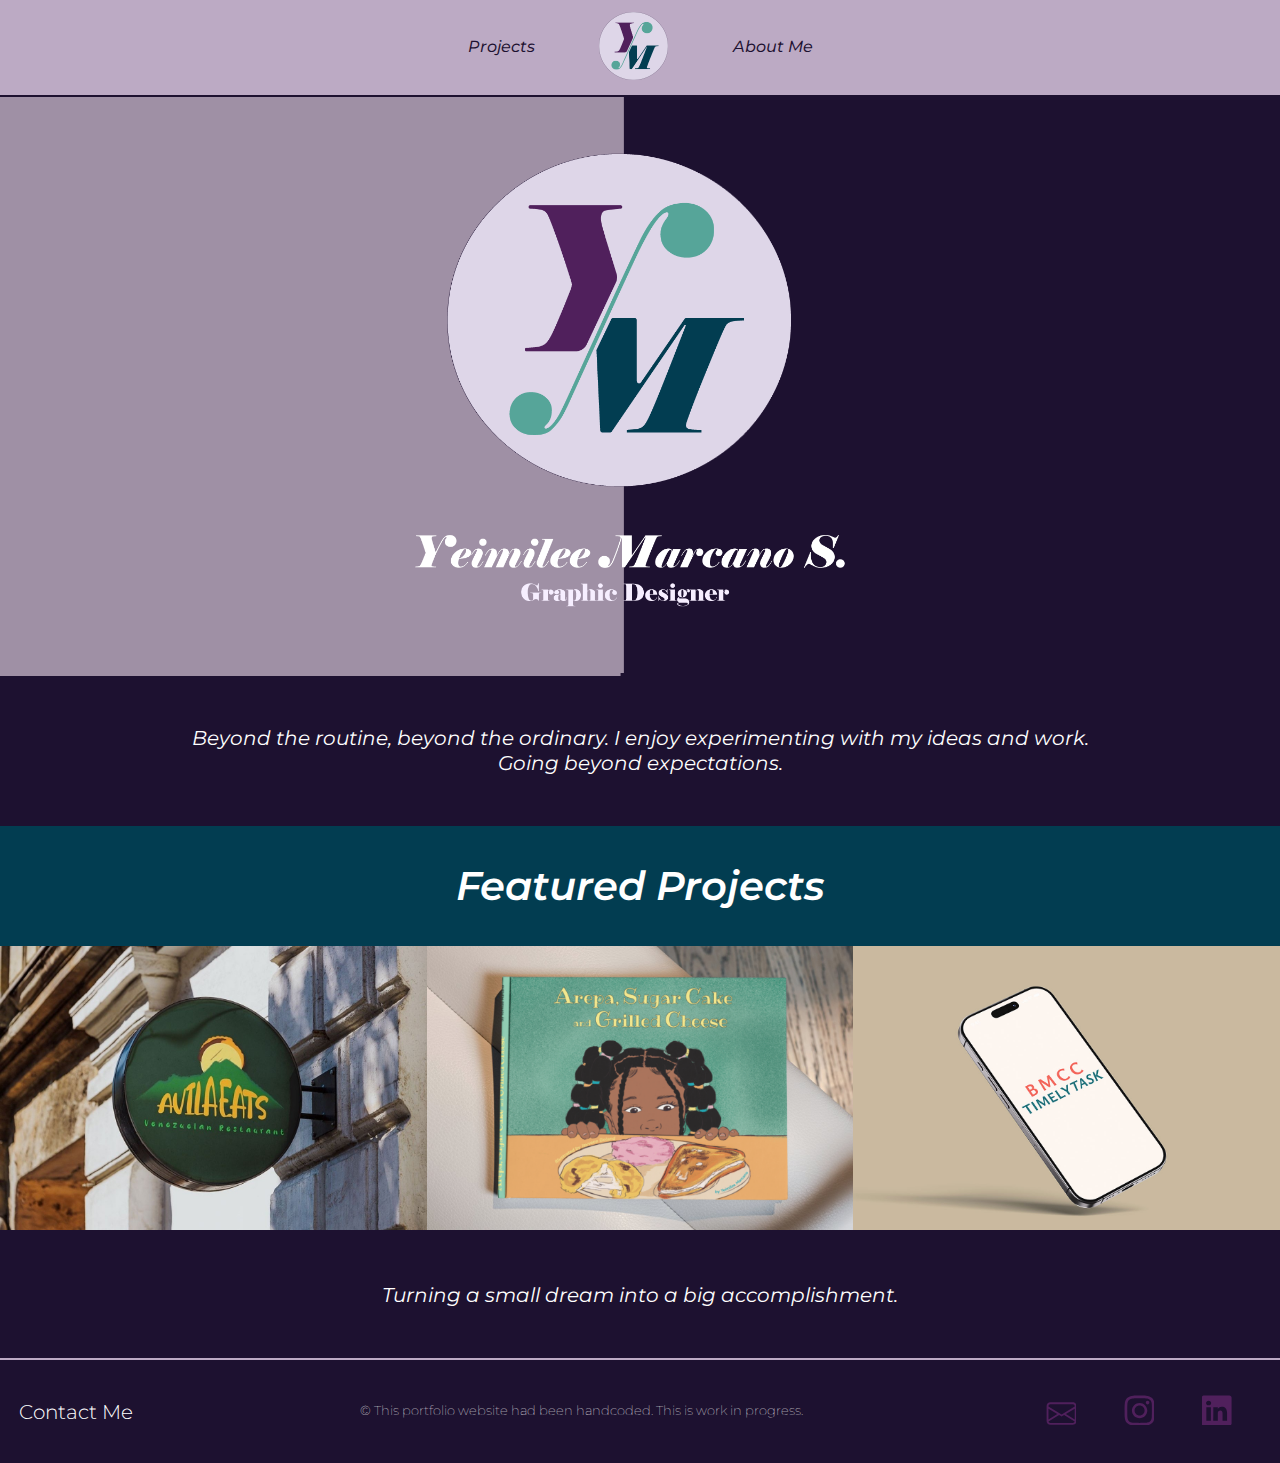
<file: index.html>
<!DOCTYPE html>
<html lang="en">
<head>
    <meta charset="UTF-8">
    <meta name="viewport" content="width=device-width, initial-scale=1.0">
    <title>Yeimilee Marcano Portfolio</title>
    <link rel="stylesheet" href="reset.css">
    <link rel="stylesheet" href="style.css">
    <style>
        body{
            background:  url(images/bg.png) repeat fixed top left/100%, #1D1130;;
        }
        footer{
            font-size: 0.80rem;
            font-weight: 100;
        }
    </style>
</head>
<body>
    <header>
        <nav class="menu">
            <ul>
                <li><a href="work.html">Projects</a></li>
                <li><h1><img id="logo" src="images/CentralLogo.png" alt="logo"></h1></li>
                <li><a href="about.html">About Me</a></li>
            </ul>
        </nav>
    </header>
    <main class="home">
        <div>
            <img id="banner" src="images/banner.png" alt="banner">
            <img id="sign" src="images/sign.png" alt="sign">
        </div>
       
        <h3>Beyond the routine, beyond the ordinary. I enjoy experimenting with my ideas and work. <br> Going beyond expectations.</h3>
        <h2>Featured Projects</h2>
        <div class="work">
            <a href="branding/avilaEats.html"><img src="images/brand/AESign.jpg" alt="AESign"></a>
            <a href="printDesign/asgBook.html"><img src="images/print/ASGfrontCover.png" alt="ASGbook"></a>
            <a href="web/timelyTask.html"><img src="images/TTMock.jpg" alt="App"></a>
        </div>
        <h3>Turning a small dream into a big accomplishment. </h3>
        
    </main>
    <footer>
        <h4>Contact Me</h4>
        &copy This portfolio website had been handcoded. This is work in progress.
        <div>
            <a href="mailto:yeimilee.marcano@gmail.com" target="_blank" rel="noopener noreferrer">
                <svg xmlns="http://www.w3.org/2000/svg" width="30" height="24" viewBox="0 0 30 24" fill="none">
                <path d="M0 4.5C0 2.42893 1.67893 0.75 3.75 0.75H26.25C28.3211 0.75 30 2.42893 30 4.5V19.5C30 21.5711 28.3211 23.25 26.25 23.25H3.75C1.67893 23.25 0 21.5711 0 19.5V4.5ZM3.75 2.625C2.71447 2.625 1.875 3.46447 1.875 4.5V4.9067L15 12.7817L28.125 4.9067V4.5C28.125 3.46447 27.2855 2.625 26.25 2.625H3.75ZM28.125 7.0933L19.2974 12.3899L28.125 17.8223V7.0933ZM28.0617 19.9849L17.4859 13.4767L15 14.9683L12.5141 13.4767L1.93831 19.9849C2.15202 20.7854 2.88216 21.375 3.75 21.375H26.25C27.1178 21.375 27.848 20.7854 28.0617 19.9849ZM1.875 17.8223L10.7026 12.3899L1.875 7.0933V17.8223Z" fill="#50205C"/>
                </svg>
            </a>
            <a href="https://www.instagram.com/yms.lab?igsh=MXdicjRoa2w3ZGNocw==" target="_blank" rel="noopener noreferrer">
                <svg xmlns="http://www.w3.org/2000/svg" width="30" height="30" viewBox="0 0 30 30" fill="none">
                <path d="M15.0014 0C10.9276 0 10.4164 0.017813 8.81634 0.0906262C7.21945 0.163752 6.12944 0.416567 5.17568 0.787508C4.18911 1.17064 3.35222 1.68314 2.51846 2.51721C1.68408 3.35097 1.17157 4.18786 0.787195 5.17412C0.415317 6.12819 0.162189 7.21851 0.0903133 8.81478C0.0187501 10.4148 0 10.9264 0 15.0002C0 19.0739 0.0181255 19.5836 0.0906262 21.1837C0.164064 22.7806 0.416879 23.8706 0.787508 24.8243C1.17095 25.8109 1.68345 26.6478 2.51753 27.4815C3.35097 28.3159 4.18786 28.8297 5.1738 29.2128C6.12819 29.5837 7.21851 29.8366 8.81509 29.9097C10.4151 29.9825 10.9261 30.0003 14.9995 30.0003C19.0736 30.0003 19.5833 29.9825 21.1833 29.9097C22.7802 29.8366 23.8715 29.5837 24.8259 29.2128C25.8121 28.8297 26.6478 28.3159 27.4812 27.4815C28.3156 26.6478 28.8281 25.8109 29.2125 24.8246C29.5812 23.8706 29.8344 22.7802 29.9094 21.184C29.9812 19.584 30 19.0739 30 15.0002C30 10.9264 29.9812 10.4151 29.9094 8.81509C29.8344 7.2182 29.5812 6.12819 29.2125 5.17443C28.8281 4.18786 28.3156 3.35097 27.4812 2.51721C26.6468 1.68283 25.8125 1.17032 24.8249 0.787508C23.8687 0.416567 22.778 0.163752 21.1812 0.0906262C19.5811 0.017813 19.0718 0 14.9967 0H15.0014ZM13.6558 2.70315C14.0551 2.70253 14.5008 2.70315 15.0014 2.70315C19.0064 2.70315 19.4811 2.71753 21.0627 2.7894C22.5252 2.85628 23.319 3.10066 23.8477 3.30597C24.5478 3.57785 25.0468 3.90285 25.5715 4.42786C26.0965 4.95286 26.4215 5.45287 26.694 6.15288C26.8993 6.68101 27.144 7.47476 27.2106 8.93728C27.2825 10.5185 27.2981 10.9936 27.2981 14.9967C27.2981 18.9999 27.2825 19.4749 27.2106 21.0562C27.1437 22.5187 26.8993 23.3124 26.694 23.8406C26.4221 24.5406 26.0965 25.039 25.5715 25.5637C25.0465 26.0887 24.5481 26.4137 23.8477 26.6856C23.3196 26.8918 22.5252 27.1356 21.0627 27.2025C19.4815 27.2743 19.0064 27.29 15.0014 27.29C10.9961 27.29 10.5214 27.2743 8.94009 27.2025C7.47758 27.135 6.68382 26.8906 6.15475 26.6853C5.45474 26.4134 4.95474 26.0884 4.42973 25.5634C3.90473 25.0384 3.57972 24.5396 3.30722 23.8393C3.10191 23.3112 2.85722 22.5174 2.79065 21.0549C2.71878 19.4736 2.7044 18.9986 2.7044 14.993C2.7044 10.9873 2.71878 10.5148 2.79065 8.93353C2.85753 7.47102 3.10191 6.67726 3.30722 6.1485C3.5791 5.44849 3.90473 4.94849 4.42973 4.42348C4.95474 3.89848 5.45474 3.57347 6.15475 3.30097C6.68351 3.09472 7.47758 2.85097 8.94009 2.78378C10.3239 2.72128 10.8601 2.70253 13.6558 2.6994V2.70315ZM23.0084 5.1938C22.0146 5.1938 21.2083 5.99912 21.2083 6.9932C21.2083 7.98696 22.0146 8.79322 23.0084 8.79322C24.0021 8.79322 24.8084 7.98696 24.8084 6.9932C24.8084 5.99944 24.0021 5.19318 23.0084 5.19318V5.1938ZM15.0014 7.29695C10.7473 7.29695 7.2982 10.746 7.2982 15.0002C7.2982 19.2543 10.7473 22.7018 15.0014 22.7018C19.2555 22.7018 22.7034 19.2543 22.7034 15.0002C22.7034 10.746 19.2552 7.29695 15.0011 7.29695H15.0014ZM15.0014 10.0001C17.7627 10.0001 20.0015 12.2386 20.0015 15.0002C20.0015 17.7614 17.7627 20.0002 15.0014 20.0002C12.2398 20.0002 10.0014 17.7614 10.0014 15.0002C10.0014 12.2386 12.2398 10.0001 15.0014 10.0001V10.0001Z" fill="#50205C"/>
            </svg>
            </a>
            <a href="https://www.linkedin.com/in/yeimilee-marcano/" target="_blank" rel="noopener noreferrer">
                <svg xmlns="http://www.w3.org/2000/svg" width="30" height="30" viewBox="0 0 30 30" fill="none">
                <path d="M0 2.14901C0 0.962462 0.986273 0 2.20296 0H27.797C29.0137 0 30 0.962466 30 2.14901V27.851C30 29.0379 29.0137 30 27.797 30L2.20296 30C0.986273 30 0 29.0379 0 27.851V2.14901ZM9.26884 25.1131V11.5664H4.76617V25.1131H9.26884ZM7.01748 9.71686C8.58765 9.71686 9.56495 8.67662 9.56495 7.37663C9.53569 6.04738 8.58766 5.03601 7.04727 5.03601C5.50704 5.03601 4.5 6.04738 4.5 7.37663C4.5 8.67662 5.47709 9.71686 6.98814 9.71686H7.01748ZM16.2214 25.1131V17.5481C16.2214 17.1432 16.2506 16.7387 16.3695 16.4493C16.695 15.6404 17.4359 14.8026 18.6798 14.8026C20.3091 14.8026 20.9608 16.0448 20.9608 17.8659V25.1131H25.4631V17.3456C25.4631 13.1847 23.2417 11.2485 20.2793 11.2485C17.8908 11.2485 16.8199 12.5613 16.2215 13.4844V13.531H16.1914C16.2013 13.5156 16.2113 13.5 16.2215 13.4844V11.5664H11.7189C11.778 12.8376 11.7189 25.1131 11.7189 25.1131H16.2214Z" fill="#50205C"/>
                </svg>
            </a>
        </div>
    </footer>
</body>
</html>
</file>
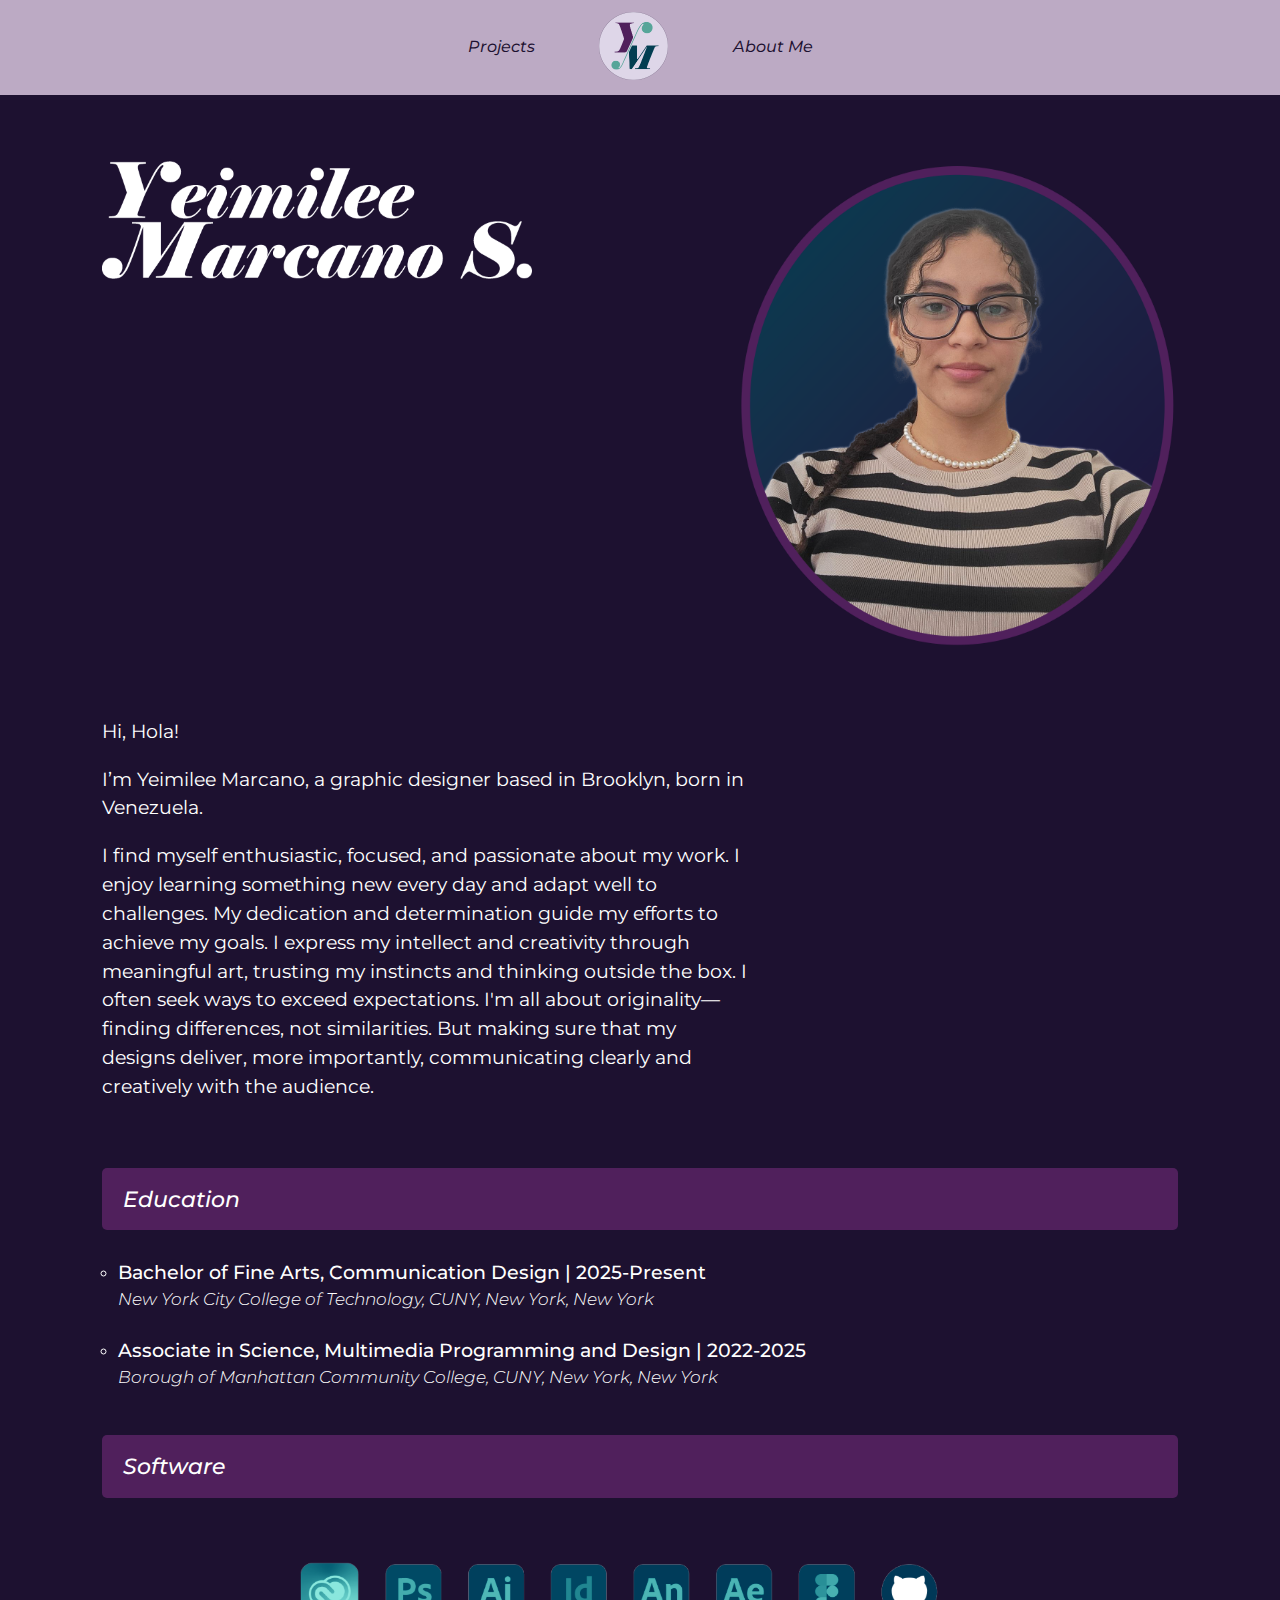
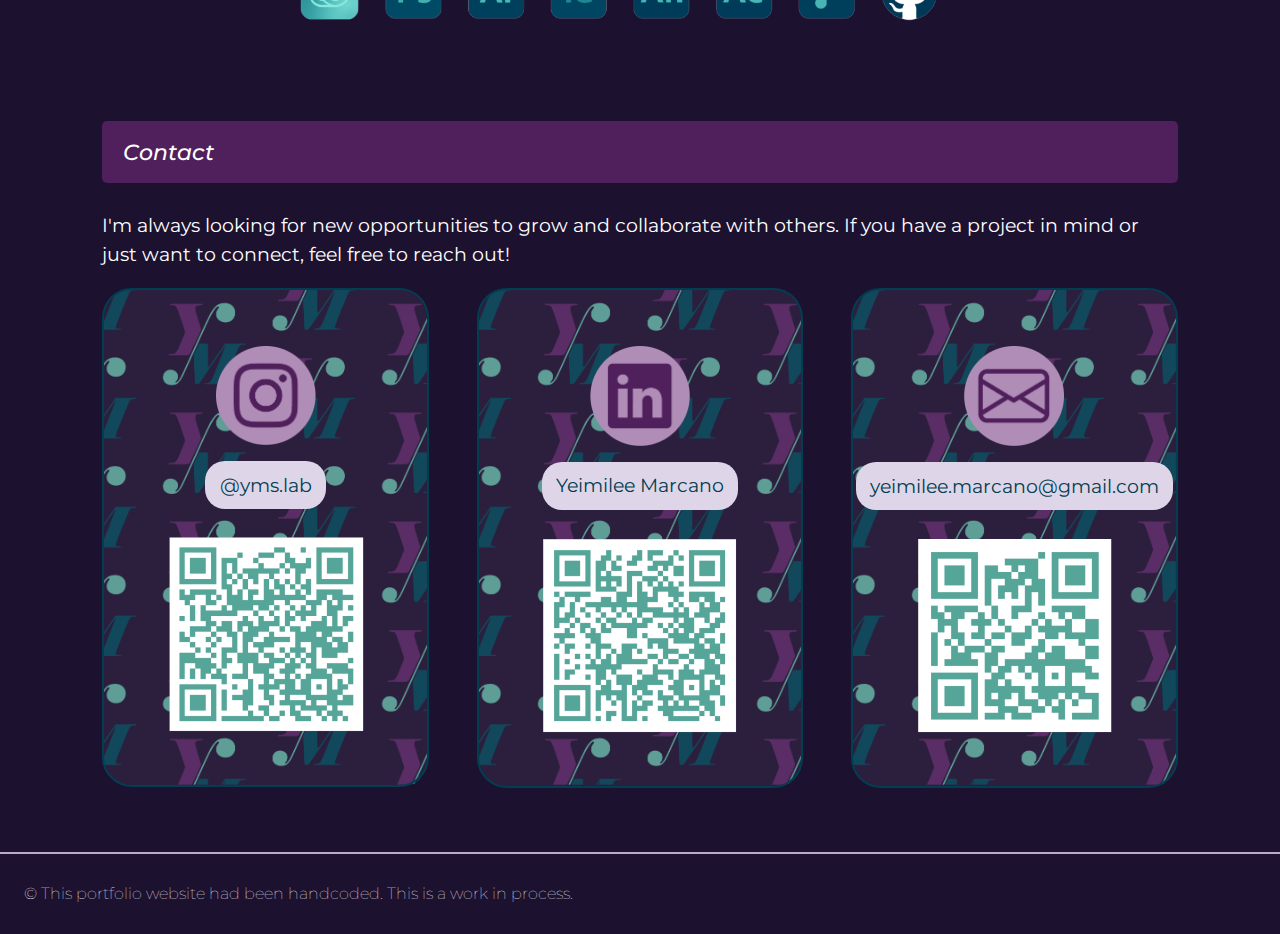
<file: about.html>
<!DOCTYPE html>
<html lang="en">
<head>
    <meta charset="UTF-8">
    <meta name="viewport" content="width=device-width, initial-scale=1.0">
    <title>About Me</title>
    <link rel="stylesheet" href="reset.css">
    <link rel="stylesheet" href="style.css">
    <link rel="icon" href="images/logo.png" type="logo/png">

    <style>
        body{
            /* background: radial-gradient(circle, rgba(80,31,91,1) 10%, rgba(30,17,49,1) 100%); */
            background-color: #1D1130;
        }

        footer{
            font-size: 1rem;
            font-weight: 100;
        }
    </style>
</head>
<body>
    <header>
        <nav class="menu">
            <ul>
                <li><a href="work.html">Projects</a></li>
                <li><h1><a href="index.html"><img id="logo" src="images/CentralLogo.png" alt="logo"></a></h1></li>
                <li><a href="about.html">About Me</a></li>
            </ul>
        </nav>
    </header>
    <div class="wrapper">

        <main class="about">
            <img id="photo" src="images/me.png" alt="me" >
            <h1><img id="name" src="images/name.png" alt="name"></h1>
            
            <div class="text">
                <p>Hi, Hola!</p>
                <p>I’m Yeimilee Marcano,  a graphic designer based in Brooklyn, born in Venezuela.</p>
                <p>I find myself enthusiastic, focused, and passionate about my work. I enjoy learning something new every day and adapt well to challenges. My dedication and determination guide my efforts to achieve my goals. I express my intellect and creativity through meaningful art, trusting my instincts and thinking outside the box. I often seek ways to exceed expectations. I'm all about originality—finding differences, not similarities. But making sure that my designs deliver, more importantly, communicating clearly and creatively with the audience. </p>
            </div>
            
            <h2>Education</h2>
                <div id="edu">
                    <ul>
                        <li>
                            <h3>Bachelor of Fine Arts, Communication Design | 2025-Present</h3>
                            <p>New York City College of Technology, CUNY, New York, New York</p>
                        </li>
                        <li>
                            <h3>Associate in Science, Multimedia Programming and Design | 2022-2025</h3>
                            <p>Borough of Manhattan Community College, CUNY, New York, New York</p>
                        </li>
                    </ul>
                </div>
            
           
            <h2>Software</h2>
            <img id="icon" src="images/icons.png" alt="icon">

            <h2>Contact</h2>
            <p>I'm always looking for new opportunities to grow and collaborate with others. If you have a project in mind or just want to connect, feel free to reach out!</p>
            <div class="grid">
                <div class="pattern">
                    <div class="bodyText">
                        <img class="icono" src="images/qrcode/ig.png" alt="ig">
                        <a href="https://www.instagram.com/yms.lab?igsh=MXdicjRoa2w3ZGNocw==" target="_blank" rel="noopener noreferrer">@yms.lab</a>
                        <img src="images/qrcode/igQR.png" alt="qrig">
                    </div>
                </div>
                <div class="pattern">
                    <div class="bodyText">
                        <img class="icono" src="images/qrcode/linkedin.png" alt="linkedin">
                        <a href="https://www.linkedin.com/in/yeimilee-marcano-b94818336/" target="_blank" rel="noopener noreferrer"> Yeimilee Marcano</a>
                        <img src="images/qrcode/linkQR.png" alt="qrlink">
                    </div>
                </div>
                <div class="pattern">
                    <div class="bodyText">
                        <img class="icono" src="images/qrcode/email.png" alt="email">
                        <a href="mailto:yeimilee.marcano@gmail.com" target="_blank" rel="noopener noreferrer">yeimilee.marcano@gmail.com</a>
                        <img src="images/qrcode/emailQR.png" alt="qremail">
                    </div>
                </div>
            </div>
            
        
        </main>
    </div>
    <footer>&copy This portfolio website had been handcoded. This is a work in process.</footer>
    <!-- target="_blank" rel="noopener noreferrer" -->
</body>
</html>
</file>
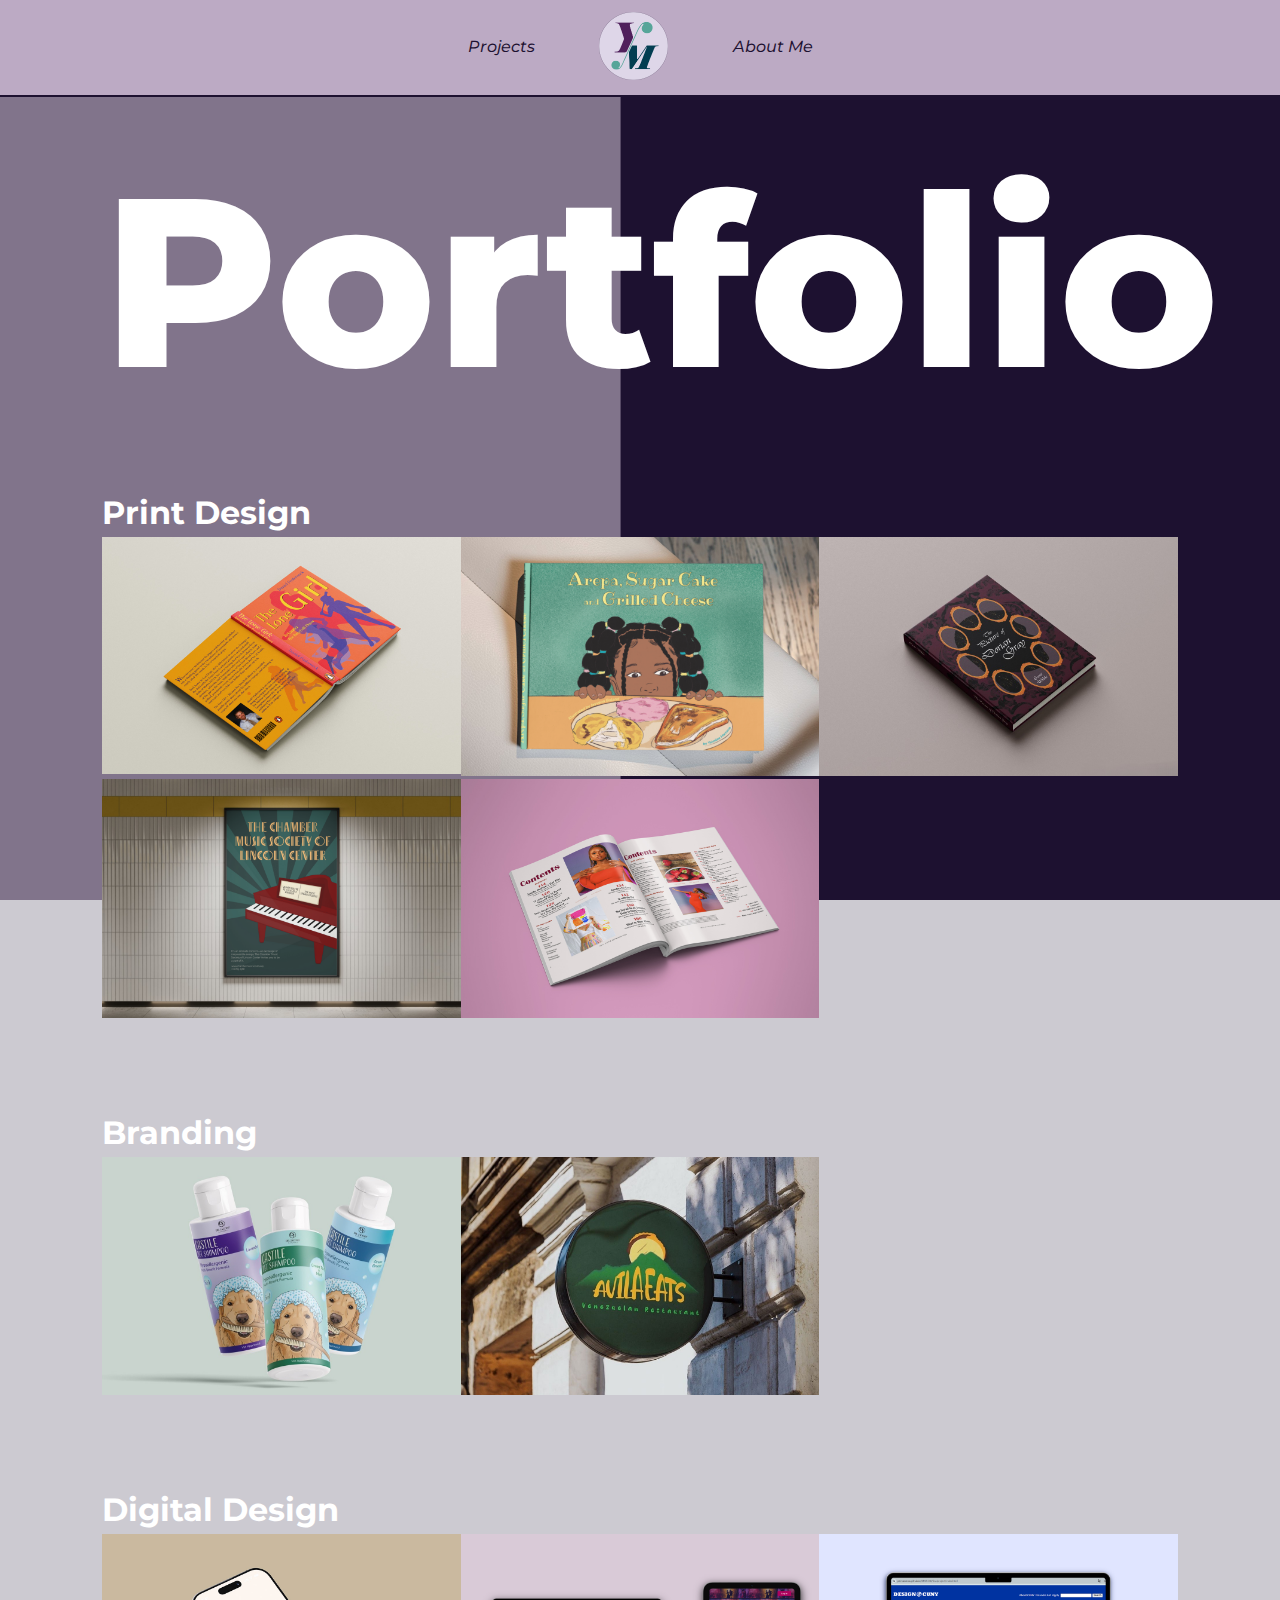
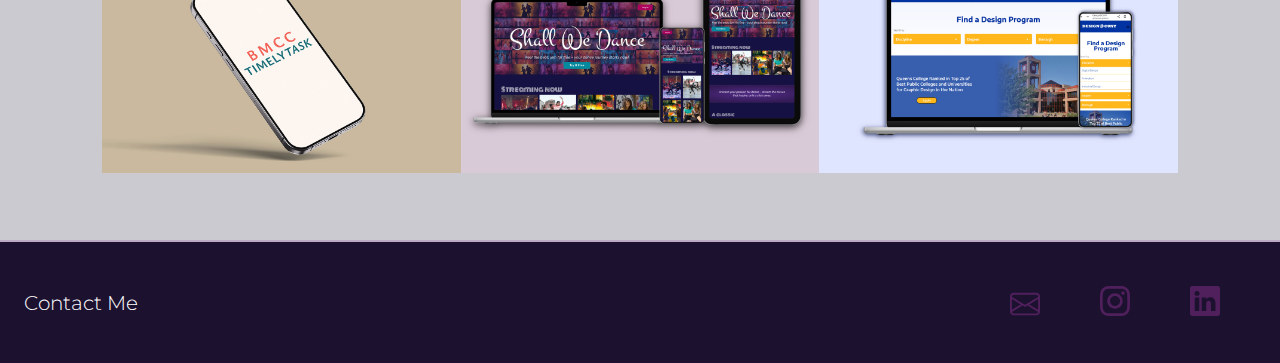
<file: work.html>
<!DOCTYPE html>
<html lang="en">
<head>
    <meta charset="UTF-8">
    <meta name="viewport" content="width=device-width, initial-scale=1.0">
    <title>Projects</title>
    <link rel="stylesheet" href="reset.css">
    <link rel="stylesheet" href="style.css">
    <link rel="icon" href="images/logo.png" type="logo/png">

    <style>
        body{
            background:  url(images/bg.png) repeat fixed top left/100%;
            background-color: #1d113039;
            background-blend-mode: darken;
        }
    </style>

</head>
<body>
    <header>
        <nav class="menu">
            <ul>
                <li><a href="work.html">Projects</a></li>
                <li><h1><a href="index.html"><img id="logo" src="images/CentralLogo.png" alt="logo"></a></h1></li>
                <li><a href="about.html">About Me</a></li>
            </ul>
        </nav>
    </header> 
    <div class="wrapper">
        <main class="project">
            <h1>Portfolio</h1>  
            <h2>Print Design</h2> 
                <div class="work">
                     <a href="printDesign/LoneGirlBook.html"><img src="images/print/TheLoneGirlBook.jpg" alt="lone girl book"></a>
                    <a href="printDesign/asgBook.html"><img src="images/print/ASGfrontCover.png" alt="asg book"></a>
                    <a href="printDesign/DGcover.html"><img src="images/print/book.jpg" alt="Book"></a>
                    <a href="printDesign/MusciPoster.html"><img src="images/print/PosterMockup.png" alt="pianoPoster"></a>
                    <a href="printDesign/RealSimpleDesign.html"><img src="images/print/RSM2.jpg" alt="realSimpleThumbnail"></a>
                </div>
            <h2>Branding </h2>
                <div class="work">
                    <a href="branding/CastilePetShampoo.html"><img src="images/brand/3bottles.jpg" alt="petlabel"></a>
                    <a href="branding/avilaEats.html"><img src="images/brand/AESign.jpg" alt="AESign" ></a>

                </div>
            <h2>Digital Design</h2>
                <div class="work">
                    <a href="web/timelyTask.html"><img src="images/TTMock.jpg" alt="app"></a>
                    <a href="web/shallWeDance.html"><img src="images/shallWeDance.png" alt="shallWeDance"></a>
                    <a href="web/designCuny.html"><img src="images/DCuny.png" alt="cunyWebsite"></a>

                </div>
                

        </main>
    </div>
    <footer>
        <h4>Contact Me</h4>
        <div>
            <a href="mailto:yeimilee.marcano@gmail.com" target="_blank" rel="noopener noreferrer">
                <svg xmlns="http://www.w3.org/2000/svg" width="30" height="24" viewBox="0 0 30 24" fill="none">
                <path d="M0 4.5C0 2.42893 1.67893 0.75 3.75 0.75H26.25C28.3211 0.75 30 2.42893 30 4.5V19.5C30 21.5711 28.3211 23.25 26.25 23.25H3.75C1.67893 23.25 0 21.5711 0 19.5V4.5ZM3.75 2.625C2.71447 2.625 1.875 3.46447 1.875 4.5V4.9067L15 12.7817L28.125 4.9067V4.5C28.125 3.46447 27.2855 2.625 26.25 2.625H3.75ZM28.125 7.0933L19.2974 12.3899L28.125 17.8223V7.0933ZM28.0617 19.9849L17.4859 13.4767L15 14.9683L12.5141 13.4767L1.93831 19.9849C2.15202 20.7854 2.88216 21.375 3.75 21.375H26.25C27.1178 21.375 27.848 20.7854 28.0617 19.9849ZM1.875 17.8223L10.7026 12.3899L1.875 7.0933V17.8223Z" fill="#50205C"/>
                </svg>
            </a>
            <a href="https://www.instagram.com/yms.lab?igsh=MXdicjRoa2w3ZGNocw==" target="_blank" rel="noopener noreferrer">
                <svg xmlns="http://www.w3.org/2000/svg" width="30" height="30" viewBox="0 0 30 30" fill="none">
                <path d="M15.0014 0C10.9276 0 10.4164 0.017813 8.81634 0.0906262C7.21945 0.163752 6.12944 0.416567 5.17568 0.787508C4.18911 1.17064 3.35222 1.68314 2.51846 2.51721C1.68408 3.35097 1.17157 4.18786 0.787195 5.17412C0.415317 6.12819 0.162189 7.21851 0.0903133 8.81478C0.0187501 10.4148 0 10.9264 0 15.0002C0 19.0739 0.0181255 19.5836 0.0906262 21.1837C0.164064 22.7806 0.416879 23.8706 0.787508 24.8243C1.17095 25.8109 1.68345 26.6478 2.51753 27.4815C3.35097 28.3159 4.18786 28.8297 5.1738 29.2128C6.12819 29.5837 7.21851 29.8366 8.81509 29.9097C10.4151 29.9825 10.9261 30.0003 14.9995 30.0003C19.0736 30.0003 19.5833 29.9825 21.1833 29.9097C22.7802 29.8366 23.8715 29.5837 24.8259 29.2128C25.8121 28.8297 26.6478 28.3159 27.4812 27.4815C28.3156 26.6478 28.8281 25.8109 29.2125 24.8246C29.5812 23.8706 29.8344 22.7802 29.9094 21.184C29.9812 19.584 30 19.0739 30 15.0002C30 10.9264 29.9812 10.4151 29.9094 8.81509C29.8344 7.2182 29.5812 6.12819 29.2125 5.17443C28.8281 4.18786 28.3156 3.35097 27.4812 2.51721C26.6468 1.68283 25.8125 1.17032 24.8249 0.787508C23.8687 0.416567 22.778 0.163752 21.1812 0.0906262C19.5811 0.017813 19.0718 0 14.9967 0H15.0014ZM13.6558 2.70315C14.0551 2.70253 14.5008 2.70315 15.0014 2.70315C19.0064 2.70315 19.4811 2.71753 21.0627 2.7894C22.5252 2.85628 23.319 3.10066 23.8477 3.30597C24.5478 3.57785 25.0468 3.90285 25.5715 4.42786C26.0965 4.95286 26.4215 5.45287 26.694 6.15288C26.8993 6.68101 27.144 7.47476 27.2106 8.93728C27.2825 10.5185 27.2981 10.9936 27.2981 14.9967C27.2981 18.9999 27.2825 19.4749 27.2106 21.0562C27.1437 22.5187 26.8993 23.3124 26.694 23.8406C26.4221 24.5406 26.0965 25.039 25.5715 25.5637C25.0465 26.0887 24.5481 26.4137 23.8477 26.6856C23.3196 26.8918 22.5252 27.1356 21.0627 27.2025C19.4815 27.2743 19.0064 27.29 15.0014 27.29C10.9961 27.29 10.5214 27.2743 8.94009 27.2025C7.47758 27.135 6.68382 26.8906 6.15475 26.6853C5.45474 26.4134 4.95474 26.0884 4.42973 25.5634C3.90473 25.0384 3.57972 24.5396 3.30722 23.8393C3.10191 23.3112 2.85722 22.5174 2.79065 21.0549C2.71878 19.4736 2.7044 18.9986 2.7044 14.993C2.7044 10.9873 2.71878 10.5148 2.79065 8.93353C2.85753 7.47102 3.10191 6.67726 3.30722 6.1485C3.5791 5.44849 3.90473 4.94849 4.42973 4.42348C4.95474 3.89848 5.45474 3.57347 6.15475 3.30097C6.68351 3.09472 7.47758 2.85097 8.94009 2.78378C10.3239 2.72128 10.8601 2.70253 13.6558 2.6994V2.70315ZM23.0084 5.1938C22.0146 5.1938 21.2083 5.99912 21.2083 6.9932C21.2083 7.98696 22.0146 8.79322 23.0084 8.79322C24.0021 8.79322 24.8084 7.98696 24.8084 6.9932C24.8084 5.99944 24.0021 5.19318 23.0084 5.19318V5.1938ZM15.0014 7.29695C10.7473 7.29695 7.2982 10.746 7.2982 15.0002C7.2982 19.2543 10.7473 22.7018 15.0014 22.7018C19.2555 22.7018 22.7034 19.2543 22.7034 15.0002C22.7034 10.746 19.2552 7.29695 15.0011 7.29695H15.0014ZM15.0014 10.0001C17.7627 10.0001 20.0015 12.2386 20.0015 15.0002C20.0015 17.7614 17.7627 20.0002 15.0014 20.0002C12.2398 20.0002 10.0014 17.7614 10.0014 15.0002C10.0014 12.2386 12.2398 10.0001 15.0014 10.0001V10.0001Z" fill="#50205C"/>
            </svg>
            </a>
            <a href="https://www.linkedin.com/in/yeimilee-marcano-b94818336/" target="_blank" rel="noopener noreferrer">
                <svg xmlns="http://www.w3.org/2000/svg" width="30" height="30" viewBox="0 0 30 30" fill="none">
                <path d="M0 2.14901C0 0.962462 0.986273 0 2.20296 0H27.797C29.0137 0 30 0.962466 30 2.14901V27.851C30 29.0379 29.0137 30 27.797 30L2.20296 30C0.986273 30 0 29.0379 0 27.851V2.14901ZM9.26884 25.1131V11.5664H4.76617V25.1131H9.26884ZM7.01748 9.71686C8.58765 9.71686 9.56495 8.67662 9.56495 7.37663C9.53569 6.04738 8.58766 5.03601 7.04727 5.03601C5.50704 5.03601 4.5 6.04738 4.5 7.37663C4.5 8.67662 5.47709 9.71686 6.98814 9.71686H7.01748ZM16.2214 25.1131V17.5481C16.2214 17.1432 16.2506 16.7387 16.3695 16.4493C16.695 15.6404 17.4359 14.8026 18.6798 14.8026C20.3091 14.8026 20.9608 16.0448 20.9608 17.8659V25.1131H25.4631V17.3456C25.4631 13.1847 23.2417 11.2485 20.2793 11.2485C17.8908 11.2485 16.8199 12.5613 16.2215 13.4844V13.531H16.1914C16.2013 13.5156 16.2113 13.5 16.2215 13.4844V11.5664H11.7189C11.778 12.8376 11.7189 25.1131 11.7189 25.1131H16.2214Z" fill="#50205C"/>
                </svg>
            </a>
        </div>
    </footer>
</body>
</html>
</file>
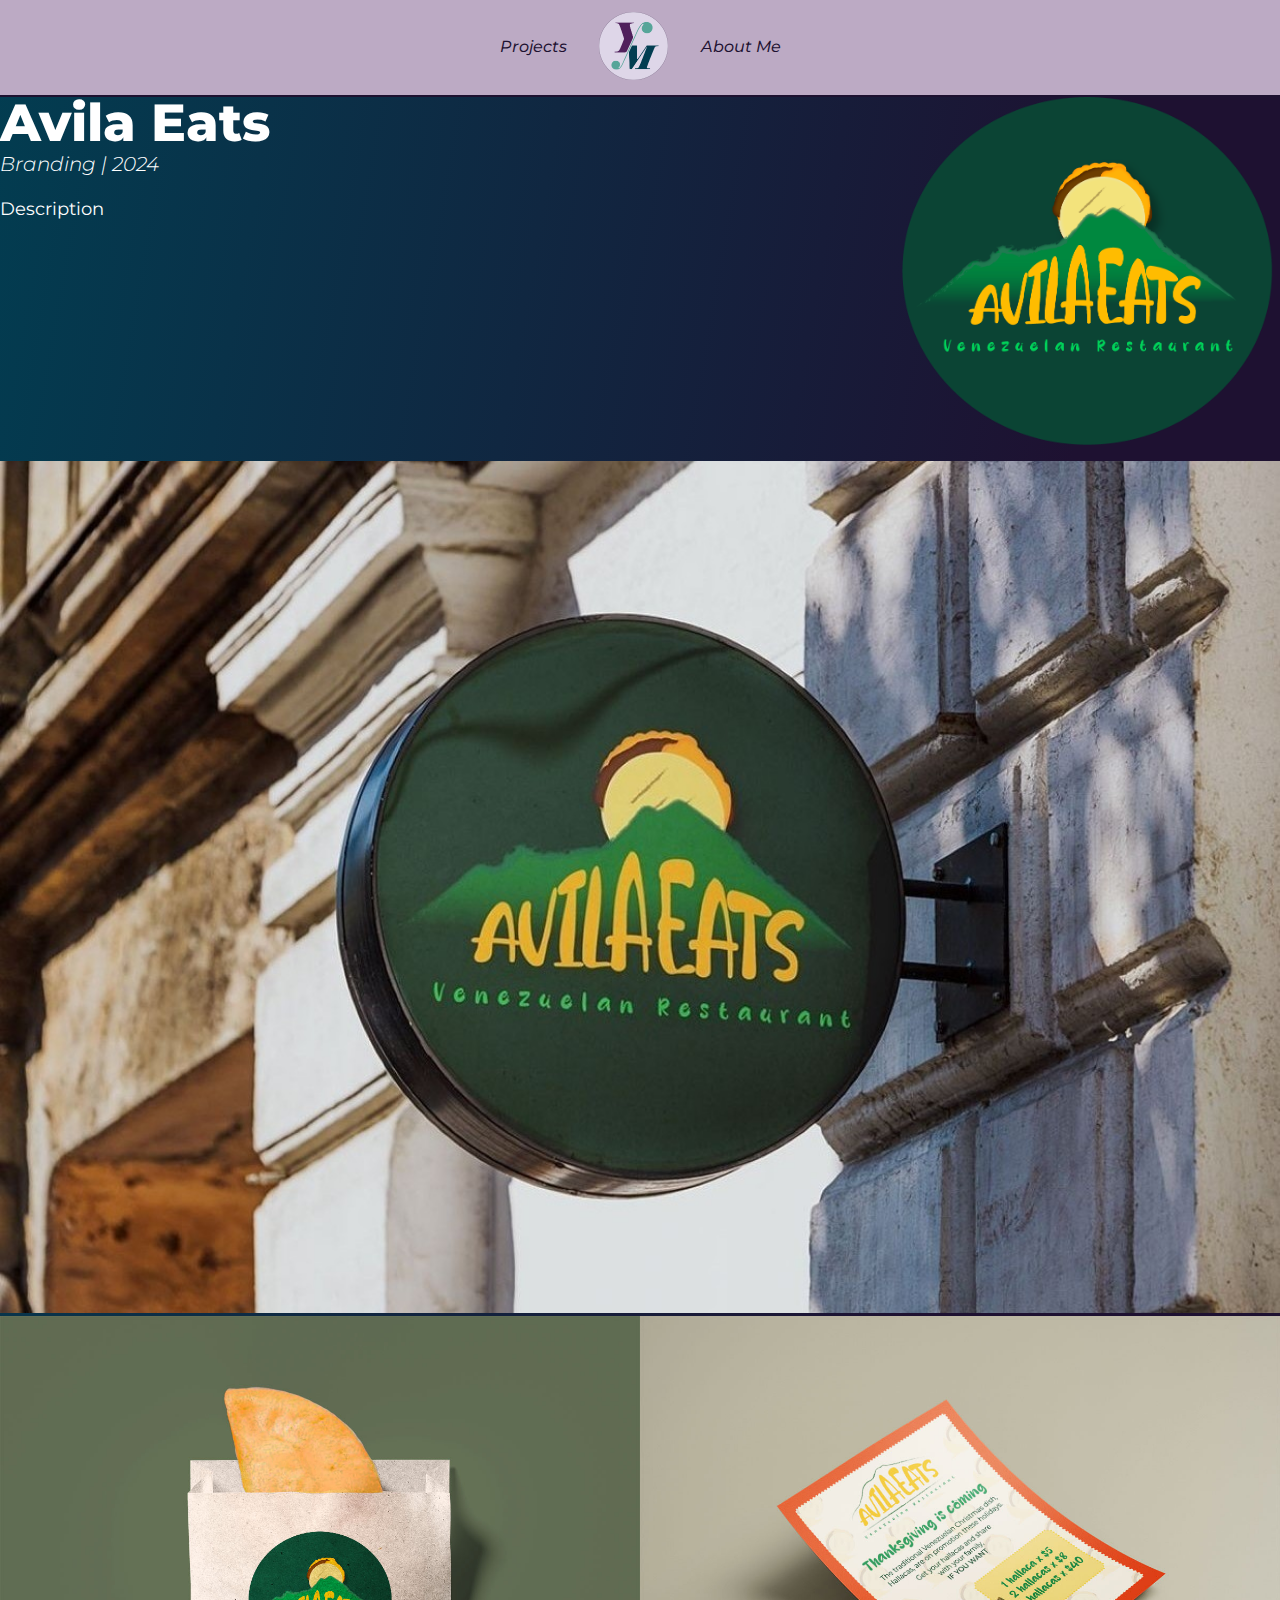
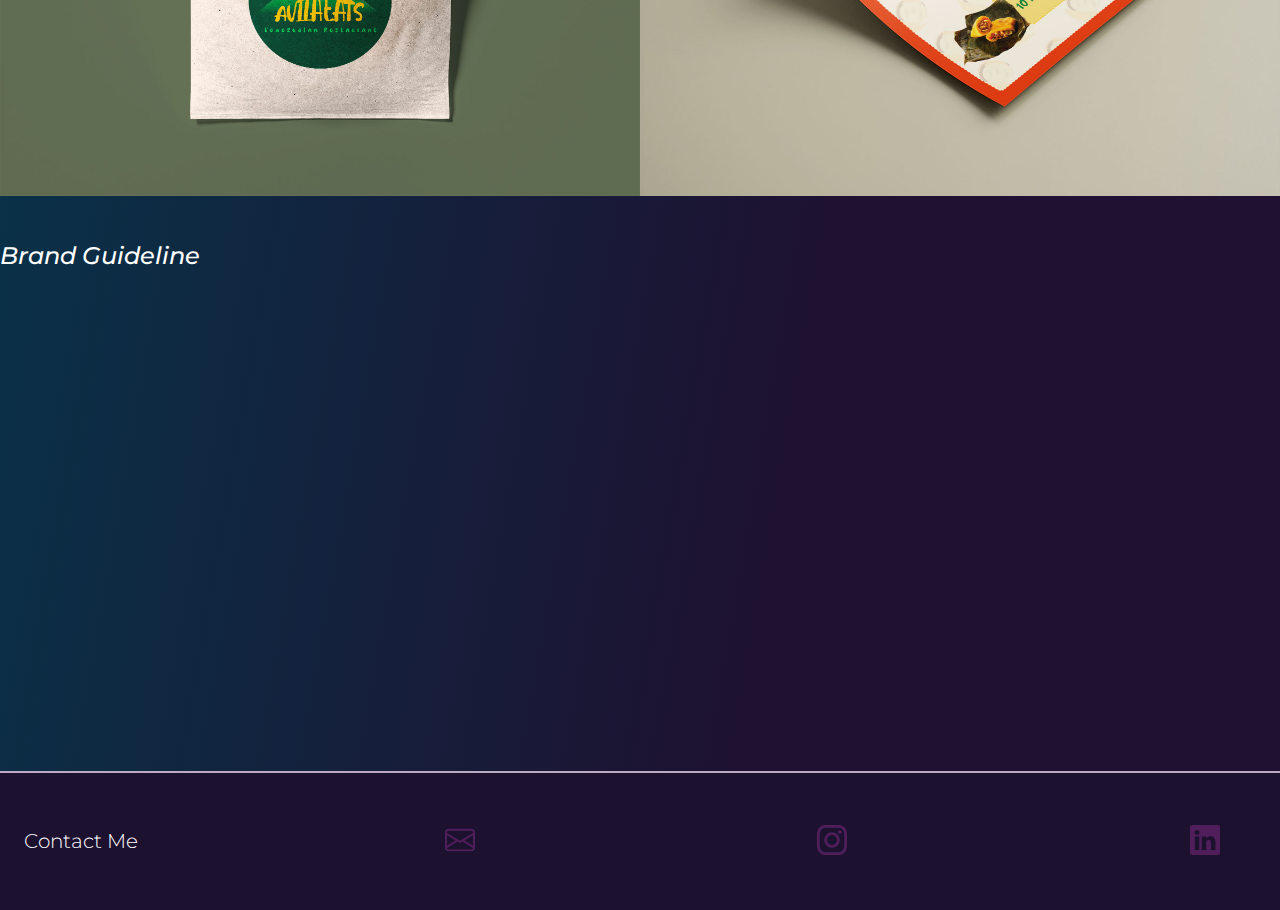
<file: branding/avilaEats.html>
<!DOCTYPE html>
<html lang="en">
<head>
    <meta charset="UTF-8">
    <meta name="viewport" content="width=device-width, initial-scale=1.0">
    <title>Yeimilee Marcano Portfolio</title>
    <link rel="stylesheet" href="../reset.css">
    <link rel="stylesheet" href="../style.css">
    <style>
        body{
        background: linear-gradient(280deg, rgba(30,17,49,1) 33%, rgba(2,61,81,1) 100%);
        }
    </style>
   
</head>
<body>
    <header>
        <nav class="menu">
            <ul>
                <li><a href="../work.html">Projects</a></li>
                <h1><a href="../index.html"><img id="logo" src="../images/CentralLogo.png" alt="logo"></a></h1>
                <li><a href="../about.html">About Me</a></li>
            </ul>
        </nav>
    </header>
    <main class="description">
        <img id="image" src="../images/brand/Finallogo.png" alt="logo">
        <h1>Avila Eats</h1>  
        <h2> Branding | 2024</h2>
        <p>Description</p>
        <div class="showcase">
            <div class="one">
                <img src="../images/brand/AESign.jpg" alt="signlogo">
            </div>
            <img src="../images/brand/paperbag.jpg" alt="bag">
            <img src="../images/brand/flyer2.jpg" alt="flyer2">
        </div>
        <h3>Brand Guideline</h3>
        <iframe allowfullscreen="allowfullscreen" scrolling="no" class="fp-iframe" src="https://heyzine.com/flip-book/43e4d079ee.html" style="border: 0px; width: 100%; height: 500px;"></iframe>

    </main>
    <footer>
        <h4>Contact Me</h4>
        <a href="mailto:yeimilee.marcano@gmail.com">
            <svg xmlns="http://www.w3.org/2000/svg" width="30" height="24" viewBox="0 0 30 24" fill="none">
            <path d="M0 4.5C0 2.42893 1.67893 0.75 3.75 0.75H26.25C28.3211 0.75 30 2.42893 30 4.5V19.5C30 21.5711 28.3211 23.25 26.25 23.25H3.75C1.67893 23.25 0 21.5711 0 19.5V4.5ZM3.75 2.625C2.71447 2.625 1.875 3.46447 1.875 4.5V4.9067L15 12.7817L28.125 4.9067V4.5C28.125 3.46447 27.2855 2.625 26.25 2.625H3.75ZM28.125 7.0933L19.2974 12.3899L28.125 17.8223V7.0933ZM28.0617 19.9849L17.4859 13.4767L15 14.9683L12.5141 13.4767L1.93831 19.9849C2.15202 20.7854 2.88216 21.375 3.75 21.375H26.25C27.1178 21.375 27.848 20.7854 28.0617 19.9849ZM1.875 17.8223L10.7026 12.3899L1.875 7.0933V17.8223Z" fill="#501F5B"/>
            </svg>
        </a>
        <a href="#">
            <svg xmlns="http://www.w3.org/2000/svg" width="30" height="30" viewBox="0 0 30 30" fill="none">
            <path d="M15.0014 0C10.9276 0 10.4164 0.017813 8.81634 0.0906262C7.21945 0.163752 6.12944 0.416567 5.17568 0.787508C4.18911 1.17064 3.35222 1.68314 2.51846 2.51721C1.68408 3.35097 1.17157 4.18786 0.787195 5.17412C0.415317 6.12819 0.162189 7.21851 0.0903133 8.81478C0.0187501 10.4148 0 10.9264 0 15.0002C0 19.0739 0.0181255 19.5836 0.0906262 21.1837C0.164064 22.7806 0.416879 23.8706 0.787508 24.8243C1.17095 25.8109 1.68345 26.6478 2.51753 27.4815C3.35097 28.3159 4.18786 28.8297 5.1738 29.2128C6.12819 29.5837 7.21851 29.8366 8.81509 29.9097C10.4151 29.9825 10.9261 30.0003 14.9995 30.0003C19.0736 30.0003 19.5833 29.9825 21.1833 29.9097C22.7802 29.8366 23.8715 29.5837 24.8259 29.2128C25.8121 28.8297 26.6478 28.3159 27.4812 27.4815C28.3156 26.6478 28.8281 25.8109 29.2125 24.8246C29.5812 23.8706 29.8344 22.7802 29.9094 21.184C29.9812 19.584 30 19.0739 30 15.0002C30 10.9264 29.9812 10.4151 29.9094 8.81509C29.8344 7.2182 29.5812 6.12819 29.2125 5.17443C28.8281 4.18786 28.3156 3.35097 27.4812 2.51721C26.6468 1.68283 25.8125 1.17032 24.8249 0.787508C23.8687 0.416567 22.778 0.163752 21.1812 0.0906262C19.5811 0.017813 19.0718 0 14.9967 0H15.0014ZM13.6558 2.70315C14.0551 2.70253 14.5008 2.70315 15.0014 2.70315C19.0064 2.70315 19.4811 2.71753 21.0627 2.7894C22.5252 2.85628 23.319 3.10066 23.8477 3.30597C24.5478 3.57785 25.0468 3.90285 25.5715 4.42786C26.0965 4.95286 26.4215 5.45287 26.694 6.15288C26.8993 6.68101 27.144 7.47476 27.2106 8.93728C27.2825 10.5185 27.2981 10.9936 27.2981 14.9967C27.2981 18.9999 27.2825 19.4749 27.2106 21.0562C27.1437 22.5187 26.8993 23.3124 26.694 23.8406C26.4221 24.5406 26.0965 25.039 25.5715 25.5637C25.0465 26.0887 24.5481 26.4137 23.8477 26.6856C23.3196 26.8918 22.5252 27.1356 21.0627 27.2025C19.4815 27.2743 19.0064 27.29 15.0014 27.29C10.9961 27.29 10.5214 27.2743 8.94009 27.2025C7.47758 27.135 6.68382 26.8906 6.15475 26.6853C5.45474 26.4134 4.95474 26.0884 4.42973 25.5634C3.90473 25.0384 3.57972 24.5396 3.30722 23.8393C3.10191 23.3112 2.85722 22.5174 2.79065 21.0549C2.71878 19.4736 2.7044 18.9986 2.7044 14.993C2.7044 10.9873 2.71878 10.5148 2.79065 8.93353C2.85753 7.47102 3.10191 6.67726 3.30722 6.1485C3.5791 5.44849 3.90473 4.94849 4.42973 4.42348C4.95474 3.89848 5.45474 3.57347 6.15475 3.30097C6.68351 3.09472 7.47758 2.85097 8.94009 2.78378C10.3239 2.72128 10.8601 2.70253 13.6558 2.6994V2.70315ZM23.0084 5.1938C22.0146 5.1938 21.2083 5.99912 21.2083 6.9932C21.2083 7.98696 22.0146 8.79322 23.0084 8.79322C24.0021 8.79322 24.8084 7.98696 24.8084 6.9932C24.8084 5.99944 24.0021 5.19318 23.0084 5.19318V5.1938ZM15.0014 7.29695C10.7473 7.29695 7.2982 10.746 7.2982 15.0002C7.2982 19.2543 10.7473 22.7018 15.0014 22.7018C19.2555 22.7018 22.7034 19.2543 22.7034 15.0002C22.7034 10.746 19.2552 7.29695 15.0011 7.29695H15.0014ZM15.0014 10.0001C17.7627 10.0001 20.0015 12.2386 20.0015 15.0002C20.0015 17.7614 17.7627 20.0002 15.0014 20.0002C12.2398 20.0002 10.0014 17.7614 10.0014 15.0002C10.0014 12.2386 12.2398 10.0001 15.0014 10.0001V10.0001Z" fill="#501F5B"/>
         </svg>
        </a>
        <a href="#">
            <svg xmlns="http://www.w3.org/2000/svg" width="30" height="30" viewBox="0 0 30 30" fill="none">
            <path d="M0 2.14901C0 0.962462 0.986273 0 2.20296 0H27.797C29.0137 0 30 0.962466 30 2.14901V27.851C30 29.0379 29.0137 30 27.797 30L2.20296 30C0.986273 30 0 29.0379 0 27.851V2.14901ZM9.26884 25.1131V11.5664H4.76617V25.1131H9.26884ZM7.01748 9.71686C8.58765 9.71686 9.56495 8.67662 9.56495 7.37663C9.53569 6.04738 8.58766 5.03601 7.04727 5.03601C5.50704 5.03601 4.5 6.04738 4.5 7.37663C4.5 8.67662 5.47709 9.71686 6.98814 9.71686H7.01748ZM16.2214 25.1131V17.5481C16.2214 17.1432 16.2506 16.7387 16.3695 16.4493C16.695 15.6404 17.4359 14.8026 18.6798 14.8026C20.3091 14.8026 20.9608 16.0448 20.9608 17.8659V25.1131H25.4631V17.3456C25.4631 13.1847 23.2417 11.2485 20.2793 11.2485C17.8908 11.2485 16.8199 12.5613 16.2215 13.4844V13.531H16.1914C16.2013 13.5156 16.2113 13.5 16.2215 13.4844V11.5664H11.7189C11.778 12.8376 11.7189 25.1131 11.7189 25.1131H16.2214Z" fill="#501F5B"/>
            </svg>
        </a>
    </footer>
</body>
</html>
</file>
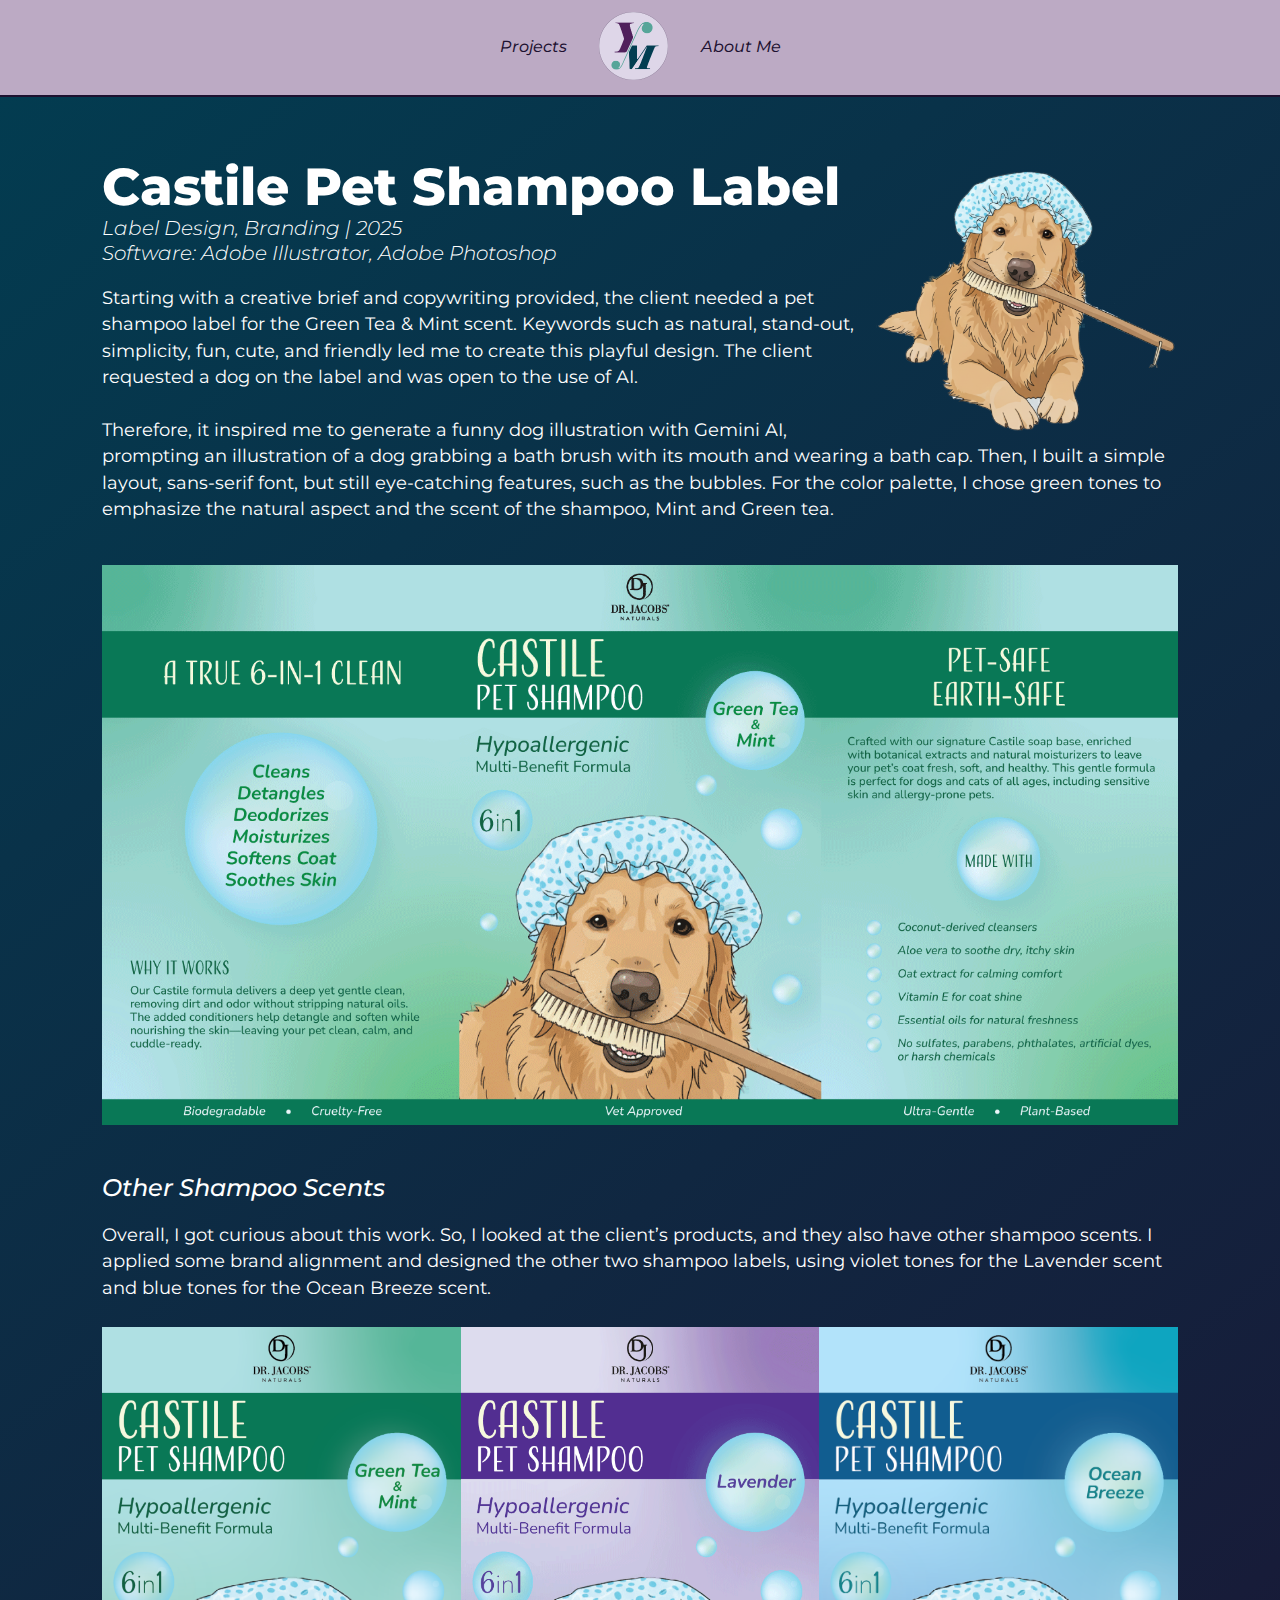
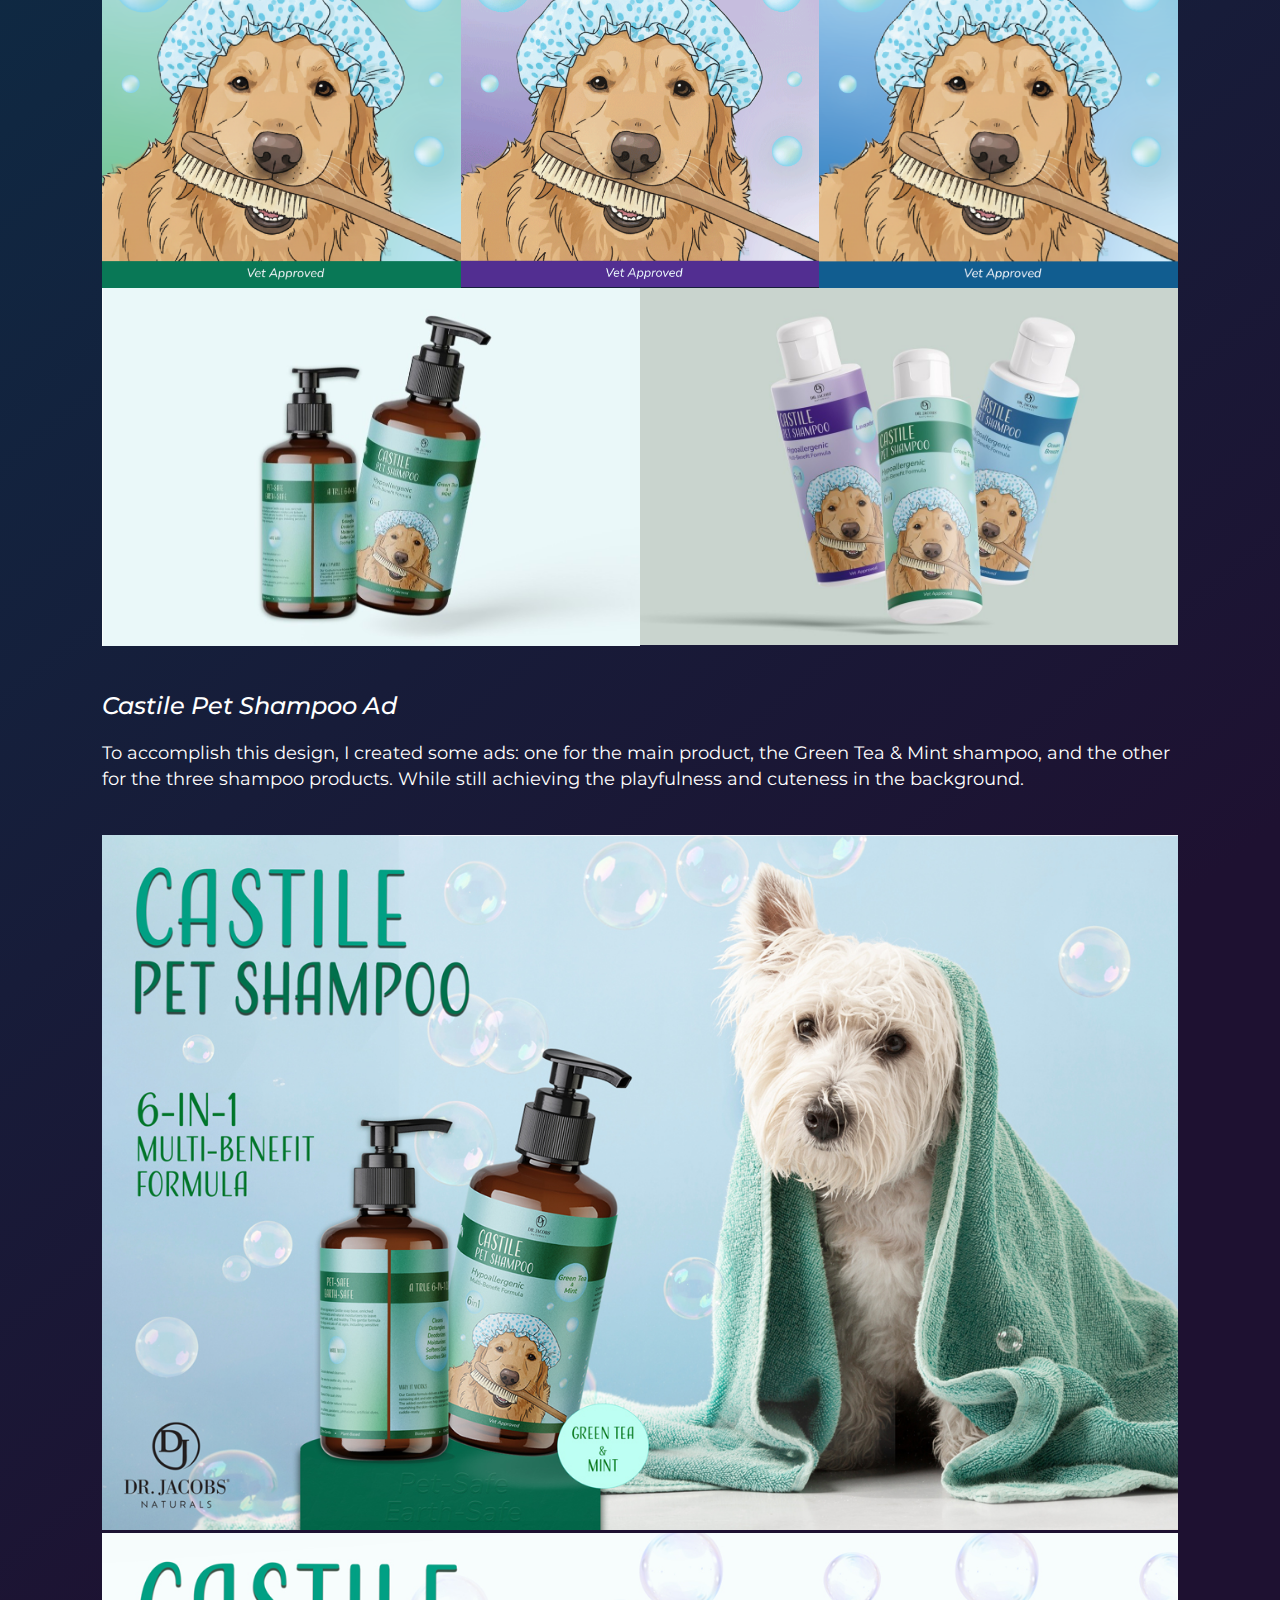
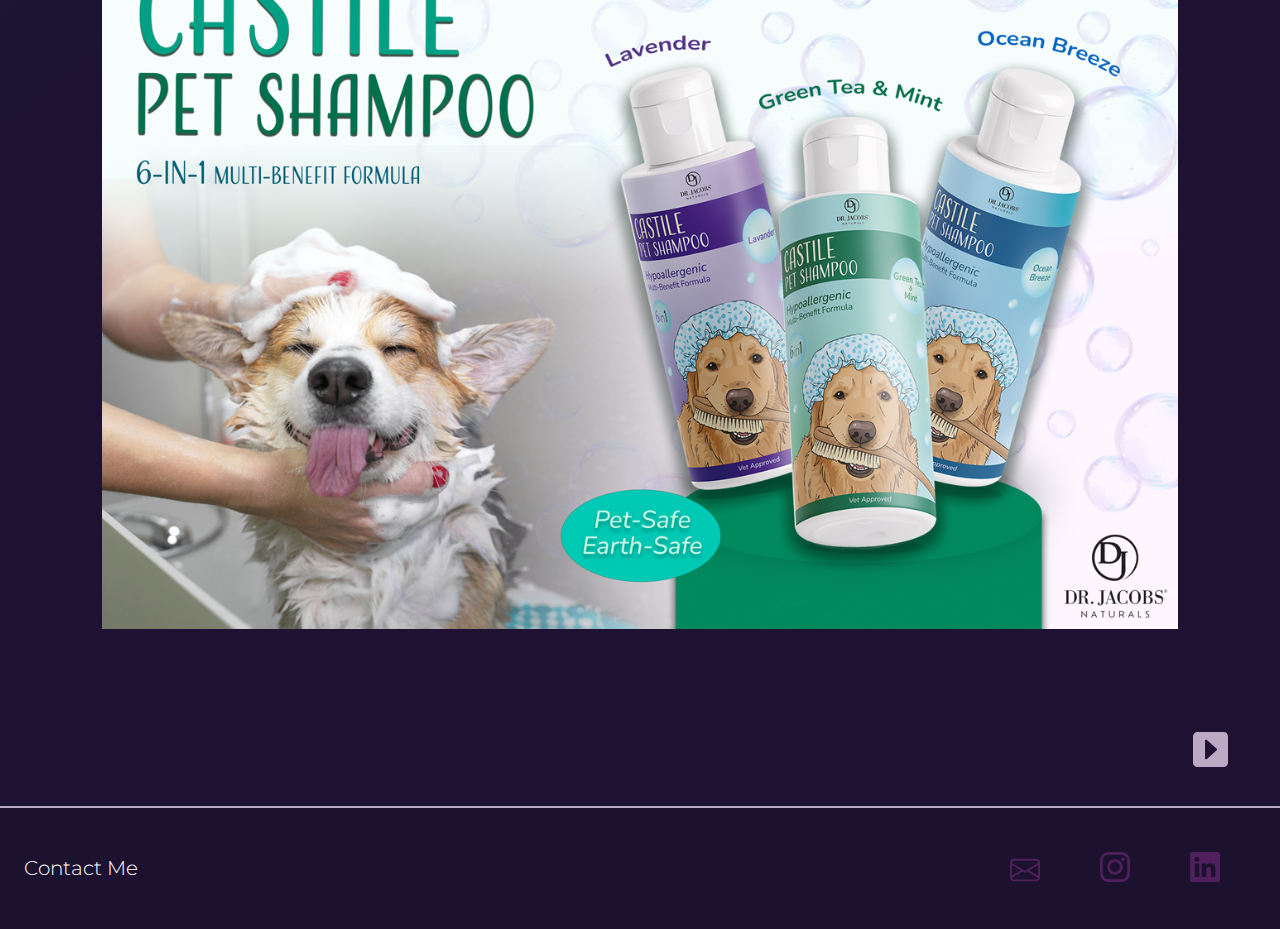
<file: branding/CastilePetShampoo.html>
<!DOCTYPE html>
<html lang="en">
<head>
    <meta charset="UTF-8">
    <meta name="viewport" content="width=device-width, initial-scale=1.0">
    <title>Castile Pet Shampoo Label</title>
    <link rel="stylesheet" href="../reset.css">
    <link rel="stylesheet" href="../style.css">
    <link rel="icon" href="../images/logo.png" type="logo/png">

    <style>
        body{
        background: linear-gradient(321deg, rgba(30,17,49,1) 33%, rgba(2,61,81,1) 100%);
        }
        .grid{
            grid-column-gap:0;
        }
        .arrow{
            float: right;
        }
    </style>
   
</head>
<body>
    <header>
        <nav class="menu">
            <ul>
                <li><a href="../work.html">Projects</a></li>
                <h1><a href="../index.html"><img id="logo" src="../images/CentralLogo.png" alt="logo"></a></h1>
                <li><a href="../about.html">About Me</a></li>
            </ul>
        </nav>
    </header>
    <div class="wrapper">
        <main class="description">
            <img id="image" src="../images/brand/dog.png" alt="shampoo label">
            <h1>Castile Pet Shampoo Label</h1>  
            <h2>Label Design, Branding | 2025</h2>
            <h2>Software: Adobe Illustrator, Adobe Photoshop</h2>
            
            <p>Starting with a creative brief and copywriting provided, the client needed a pet shampoo label for the Green Tea & Mint scent. Keywords such as natural, stand-out, simplicity, fun, cute, and friendly led me to create this playful design. The client requested a dog on the label and was open to the use of AI.</p>
            <p> Therefore, it inspired me to generate a funny dog illustration with Gemini AI, prompting an illustration of a dog grabbing a bath brush with its mouth and wearing a bath cap. Then, I built a simple layout, sans-serif font, but still eye-catching features, such as the bubbles. For the color palette, I chose green tones to emphasize the natural aspect and the scent of the shampoo, Mint and Green tea.</p>

            <div class="showcase">
                <div class="one">
                    <img src="../images/brand/Shampoolabel.png" alt="label">
                </div>
            </div>
           
            <h3>Other Shampoo Scents</h3>
            <p>Overall, I got curious about this work. So, I looked at the client’s products, and they also have other shampoo scents. I applied some brand alignment and designed the other two shampoo labels, using violet tones for the Lavender scent and blue tones for the Ocean Breeze scent.</p>
           
            <div class="grid">
                <img src="../images/brand/Shampoo-01.png" alt="shampoo1">
                <img src="../images/brand/Shampoo-02.png" alt="shampoo2">
                <img src="../images/brand/Shampoo-03.png" alt="shampoo3">
            </div>
            
            <div class="showcase">
                <img src="../images/brand/2bottles.jpg" alt="packaging1">
                  <img src="../images/brand/3bottles.jpg" alt="packaging2">
            </div>
            
            <h3>Castile Pet Shampoo Ad</h3>
            <p>To accomplish this design, I created some ads: one for the main product, the Green Tea & Mint shampoo, and the other for the three shampoo products. While still achieving the playfulness and cuteness in the background.</p>  
                     
            <div class="showcase">
                <div class="one">
                    <img src="../images/brand/ShampooAd.jpg" alt="ad">
                    <img src="../images/brand/PetShampooAD.jpg" alt="ad2">
                </div>


        </main>
    </div>
    <div class="arrow">
        <!-- <a href=""><svg xmlns="http://www.w3.org/2000/svg" width="35" height="35" viewBox="0 0 30 30" fill="none">
            <path d="M0 3.75C0 1.67893 1.67893 0 3.75 0H26.25C28.3211 0 30 1.67893 30 3.75V26.25C30 28.3211 28.3211 30 26.25 30H3.75C1.67893 30 0 28.3211 0 26.25V3.75ZM19.6875 22.5V7.49998C19.6875 7.1308 19.4708 6.796 19.1341 6.64476C18.7973 6.49352 18.4031 6.55402 18.1272 6.79929L9.68966 14.2993C9.48951 14.4772 9.375 14.7322 9.375 15C9.375 15.2678 9.48951 15.5228 9.68966 15.7007L18.1272 23.2007C18.4031 23.4459 18.7973 23.5064 19.1341 23.3552C19.4708 23.204 19.6875 22.8692 19.6875 22.5Z" fill="#BCAAC4"/>
        </svg></a> -->
        <a href="avilaEats.html"><svg xmlns="http://www.w3.org/2000/svg" width="35" height="35" viewBox="0 0 30 30" fill="none">
            <path d="M0 3.75C0 1.67893 1.67893 0 3.75 0H26.25C28.3211 0 30 1.67893 30 3.75V26.25C30 28.3211 28.3211 30 26.25 30H3.75C1.67893 30 0 28.3211 0 26.25V3.75ZM10.3125 22.5C10.3125 22.8692 10.5292 23.204 10.8659 23.3552C11.2027 23.5064 11.5969 23.4459 11.8728 23.2007L20.3103 15.7007C20.5105 15.5228 20.625 15.2678 20.625 15C20.625 14.7322 20.5105 14.4772 20.3103 14.2993L11.8728 6.79929C11.5969 6.55402 11.2027 6.49352 10.8659 6.64476C10.5292 6.796 10.3125 7.1308 10.3125 7.49998V22.5Z" fill="#BCAAC4" />
        </svg></a>
    </div>
    <footer>
        <h4>Contact Me</h4>
        <div>
            <a href="mailto:yeimilee.marcano@gmail.com" target="_blank" rel="noopener noreferrer">
                <svg xmlns="http://www.w3.org/2000/svg" width="30" height="24" viewBox="0 0 30 24" fill="none">
                <path d="M0 4.5C0 2.42893 1.67893 0.75 3.75 0.75H26.25C28.3211 0.75 30 2.42893 30 4.5V19.5C30 21.5711 28.3211 23.25 26.25 23.25H3.75C1.67893 23.25 0 21.5711 0 19.5V4.5ZM3.75 2.625C2.71447 2.625 1.875 3.46447 1.875 4.5V4.9067L15 12.7817L28.125 4.9067V4.5C28.125 3.46447 27.2855 2.625 26.25 2.625H3.75ZM28.125 7.0933L19.2974 12.3899L28.125 17.8223V7.0933ZM28.0617 19.9849L17.4859 13.4767L15 14.9683L12.5141 13.4767L1.93831 19.9849C2.15202 20.7854 2.88216 21.375 3.75 21.375H26.25C27.1178 21.375 27.848 20.7854 28.0617 19.9849ZM1.875 17.8223L10.7026 12.3899L1.875 7.0933V17.8223Z" fill="#50205C"/>
                </svg>
            </a>
            <a href="https://www.instagram.com/yms.lab?igsh=MXdicjRoa2w3ZGNocw==" target="_blank" rel="noopener noreferrer">
                <svg xmlns="http://www.w3.org/2000/svg" width="30" height="30" viewBox="0 0 30 30" fill="none">
                <path d="M15.0014 0C10.9276 0 10.4164 0.017813 8.81634 0.0906262C7.21945 0.163752 6.12944 0.416567 5.17568 0.787508C4.18911 1.17064 3.35222 1.68314 2.51846 2.51721C1.68408 3.35097 1.17157 4.18786 0.787195 5.17412C0.415317 6.12819 0.162189 7.21851 0.0903133 8.81478C0.0187501 10.4148 0 10.9264 0 15.0002C0 19.0739 0.0181255 19.5836 0.0906262 21.1837C0.164064 22.7806 0.416879 23.8706 0.787508 24.8243C1.17095 25.8109 1.68345 26.6478 2.51753 27.4815C3.35097 28.3159 4.18786 28.8297 5.1738 29.2128C6.12819 29.5837 7.21851 29.8366 8.81509 29.9097C10.4151 29.9825 10.9261 30.0003 14.9995 30.0003C19.0736 30.0003 19.5833 29.9825 21.1833 29.9097C22.7802 29.8366 23.8715 29.5837 24.8259 29.2128C25.8121 28.8297 26.6478 28.3159 27.4812 27.4815C28.3156 26.6478 28.8281 25.8109 29.2125 24.8246C29.5812 23.8706 29.8344 22.7802 29.9094 21.184C29.9812 19.584 30 19.0739 30 15.0002C30 10.9264 29.9812 10.4151 29.9094 8.81509C29.8344 7.2182 29.5812 6.12819 29.2125 5.17443C28.8281 4.18786 28.3156 3.35097 27.4812 2.51721C26.6468 1.68283 25.8125 1.17032 24.8249 0.787508C23.8687 0.416567 22.778 0.163752 21.1812 0.0906262C19.5811 0.017813 19.0718 0 14.9967 0H15.0014ZM13.6558 2.70315C14.0551 2.70253 14.5008 2.70315 15.0014 2.70315C19.0064 2.70315 19.4811 2.71753 21.0627 2.7894C22.5252 2.85628 23.319 3.10066 23.8477 3.30597C24.5478 3.57785 25.0468 3.90285 25.5715 4.42786C26.0965 4.95286 26.4215 5.45287 26.694 6.15288C26.8993 6.68101 27.144 7.47476 27.2106 8.93728C27.2825 10.5185 27.2981 10.9936 27.2981 14.9967C27.2981 18.9999 27.2825 19.4749 27.2106 21.0562C27.1437 22.5187 26.8993 23.3124 26.694 23.8406C26.4221 24.5406 26.0965 25.039 25.5715 25.5637C25.0465 26.0887 24.5481 26.4137 23.8477 26.6856C23.3196 26.8918 22.5252 27.1356 21.0627 27.2025C19.4815 27.2743 19.0064 27.29 15.0014 27.29C10.9961 27.29 10.5214 27.2743 8.94009 27.2025C7.47758 27.135 6.68382 26.8906 6.15475 26.6853C5.45474 26.4134 4.95474 26.0884 4.42973 25.5634C3.90473 25.0384 3.57972 24.5396 3.30722 23.8393C3.10191 23.3112 2.85722 22.5174 2.79065 21.0549C2.71878 19.4736 2.7044 18.9986 2.7044 14.993C2.7044 10.9873 2.71878 10.5148 2.79065 8.93353C2.85753 7.47102 3.10191 6.67726 3.30722 6.1485C3.5791 5.44849 3.90473 4.94849 4.42973 4.42348C4.95474 3.89848 5.45474 3.57347 6.15475 3.30097C6.68351 3.09472 7.47758 2.85097 8.94009 2.78378C10.3239 2.72128 10.8601 2.70253 13.6558 2.6994V2.70315ZM23.0084 5.1938C22.0146 5.1938 21.2083 5.99912 21.2083 6.9932C21.2083 7.98696 22.0146 8.79322 23.0084 8.79322C24.0021 8.79322 24.8084 7.98696 24.8084 6.9932C24.8084 5.99944 24.0021 5.19318 23.0084 5.19318V5.1938ZM15.0014 7.29695C10.7473 7.29695 7.2982 10.746 7.2982 15.0002C7.2982 19.2543 10.7473 22.7018 15.0014 22.7018C19.2555 22.7018 22.7034 19.2543 22.7034 15.0002C22.7034 10.746 19.2552 7.29695 15.0011 7.29695H15.0014ZM15.0014 10.0001C17.7627 10.0001 20.0015 12.2386 20.0015 15.0002C20.0015 17.7614 17.7627 20.0002 15.0014 20.0002C12.2398 20.0002 10.0014 17.7614 10.0014 15.0002C10.0014 12.2386 12.2398 10.0001 15.0014 10.0001V10.0001Z" fill="#50205C"/>
            </svg>
            </a>
            <a href="https://www.linkedin.com/in/yeimilee-marcano-b94818336/" target="_blank" rel="noopener noreferrer">
                <svg xmlns="http://www.w3.org/2000/svg" width="30" height="30" viewBox="0 0 30 30" fill="none">
                <path d="M0 2.14901C0 0.962462 0.986273 0 2.20296 0H27.797C29.0137 0 30 0.962466 30 2.14901V27.851C30 29.0379 29.0137 30 27.797 30L2.20296 30C0.986273 30 0 29.0379 0 27.851V2.14901ZM9.26884 25.1131V11.5664H4.76617V25.1131H9.26884ZM7.01748 9.71686C8.58765 9.71686 9.56495 8.67662 9.56495 7.37663C9.53569 6.04738 8.58766 5.03601 7.04727 5.03601C5.50704 5.03601 4.5 6.04738 4.5 7.37663C4.5 8.67662 5.47709 9.71686 6.98814 9.71686H7.01748ZM16.2214 25.1131V17.5481C16.2214 17.1432 16.2506 16.7387 16.3695 16.4493C16.695 15.6404 17.4359 14.8026 18.6798 14.8026C20.3091 14.8026 20.9608 16.0448 20.9608 17.8659V25.1131H25.4631V17.3456C25.4631 13.1847 23.2417 11.2485 20.2793 11.2485C17.8908 11.2485 16.8199 12.5613 16.2215 13.4844V13.531H16.1914C16.2013 13.5156 16.2113 13.5 16.2215 13.4844V11.5664H11.7189C11.778 12.8376 11.7189 25.1131 11.7189 25.1131H16.2214Z" fill="#50205C"/>
                </svg>
            </a>
        </div>
    </footer>
</body>
</html>
</file>
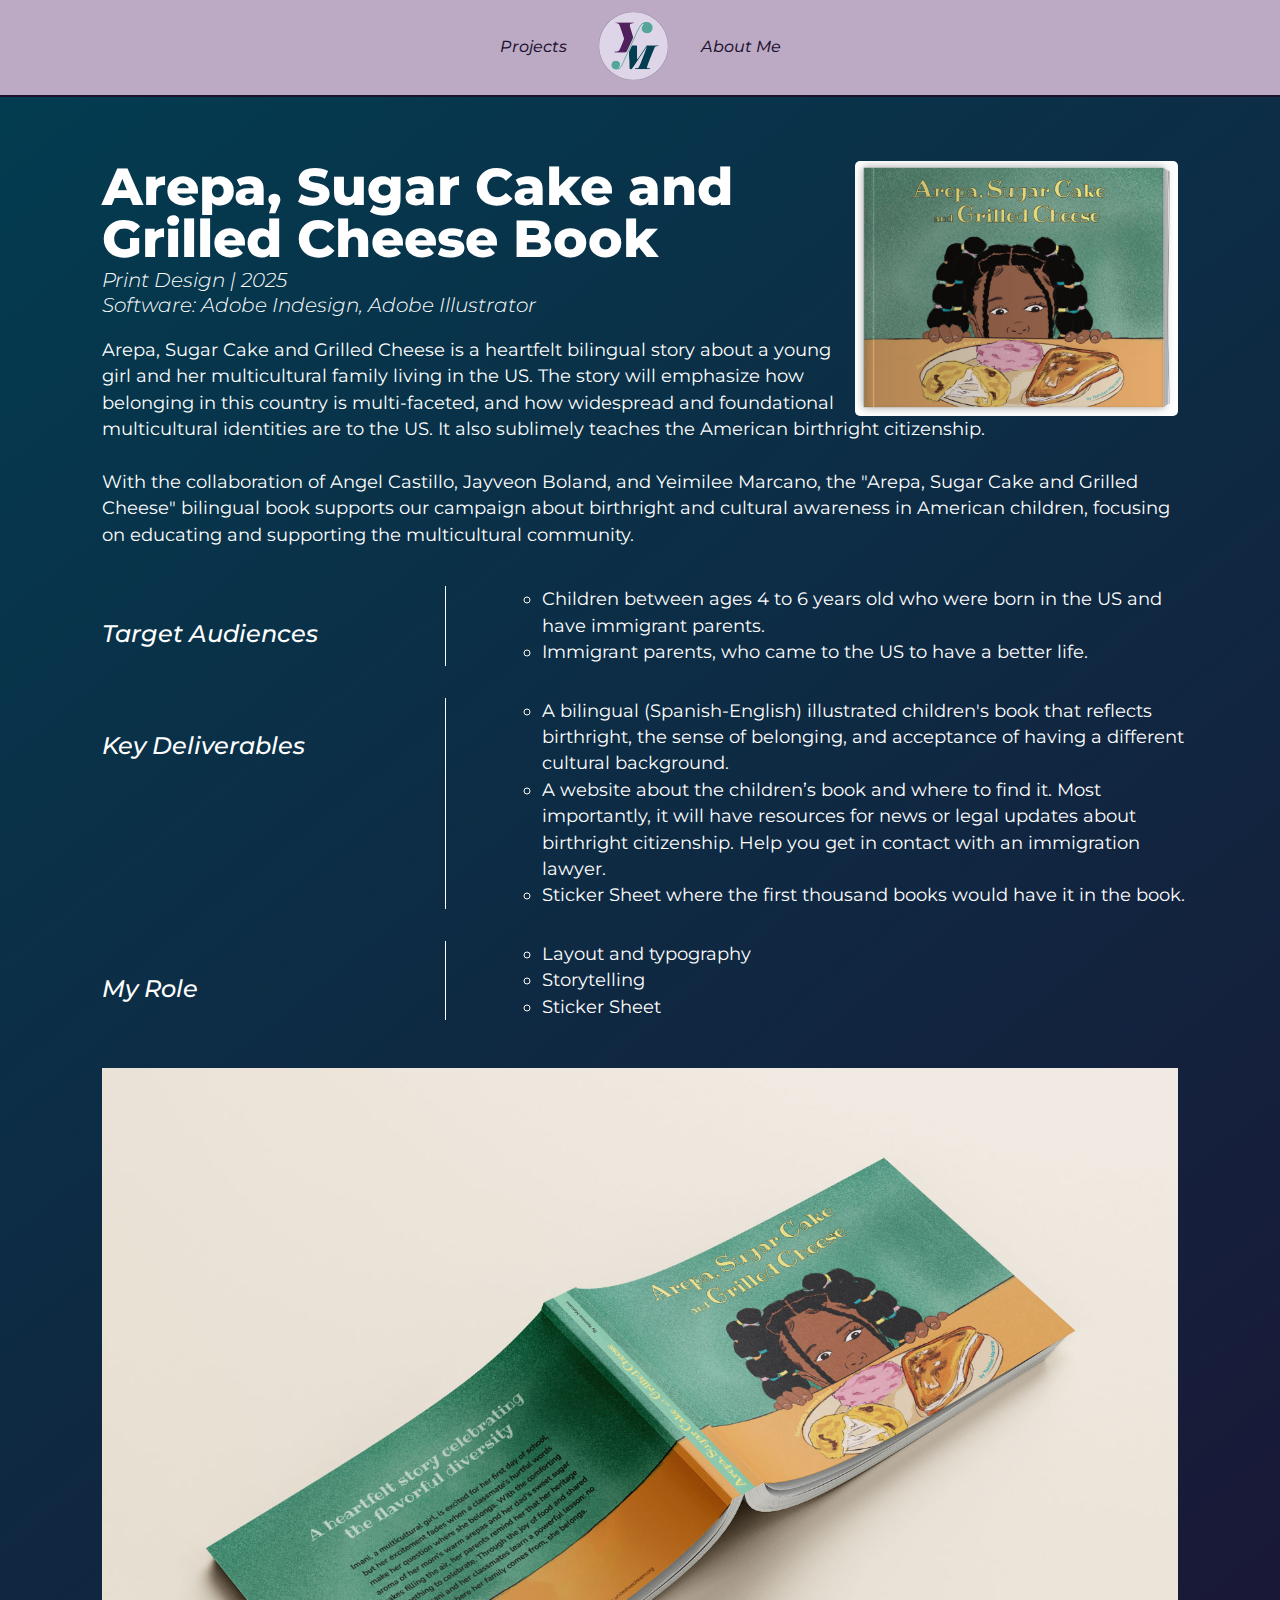
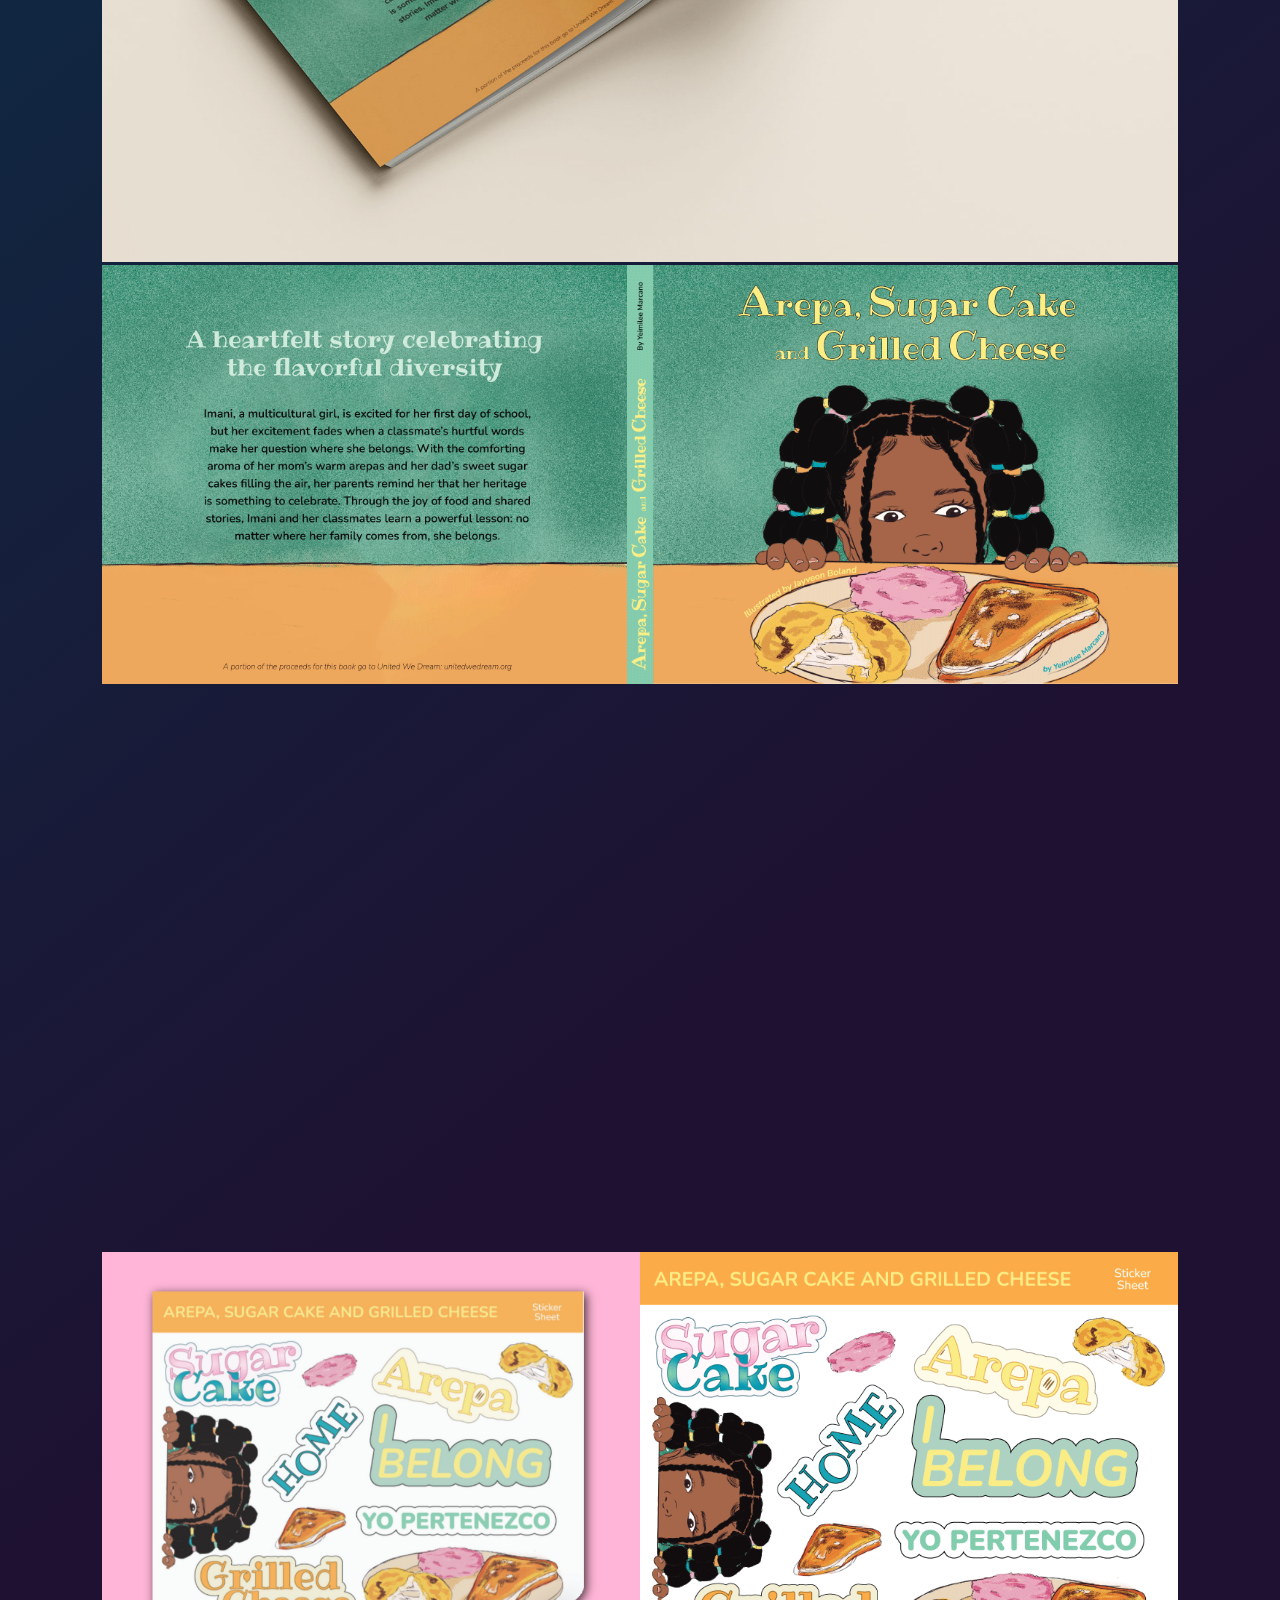
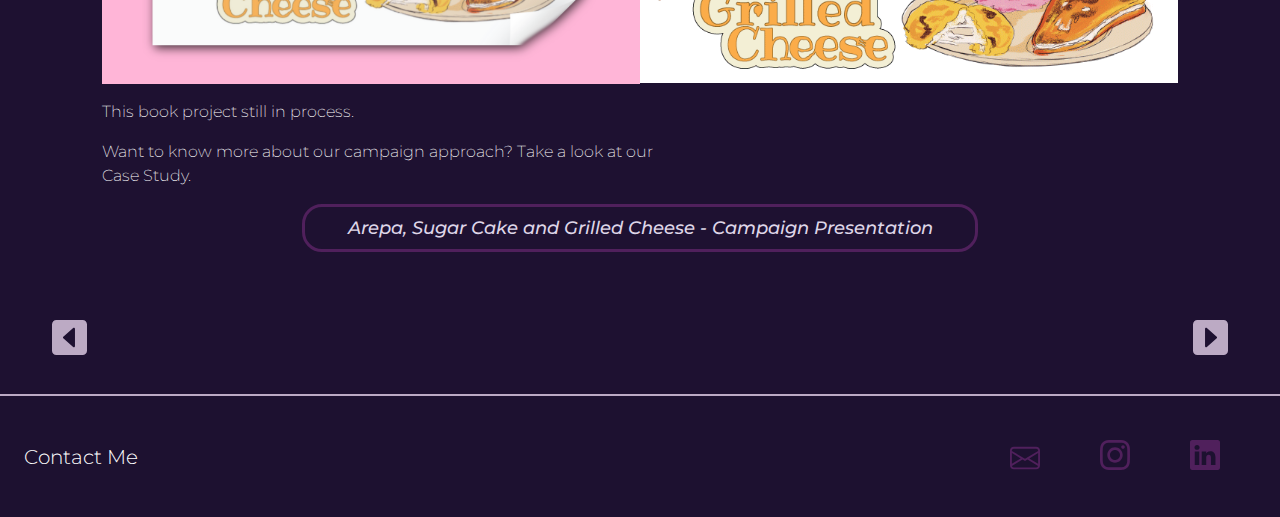
<file: printDesign/asgBook.html>
<!DOCTYPE html>
<html lang="en">
<head>
    <meta charset="UTF-8">
    <meta name="viewport" content="width=device-width, initial-scale=1.0">
    <title>Arepa, Sugar Cake and Grilled Cheese Book</title>
    <link rel="stylesheet" href="../reset.css">
    <link rel="stylesheet" href="../style.css">
    <link rel="icon" href="images/logo.png" type="logo/png">

    <style>
        body{
        background: linear-gradient(321deg, rgba(30,17,49,1) 33%, rgba(2,61,81,1) 100%);
        }
       
        .body{
            display: grid;
            grid-template-columns: 30% 70%;
            grid-gap: 1.25em;
            margin-bottom: 2em;
        }
        .body ul{
            padding-left: 6em;
            border-left: white 1px solid;
        }
        @media (max-width:768px){
            .body{
                display: block;
            }
            .body ul{
                border-left: none;
                padding: 0;
            }
        }
    </style>
   
</head>
<body>
    <header>
        <nav class="menu">
            <ul>
                <li><a href="../work.html">Projects</a></li>
                <h1><a href="../index.html"><img id="logo" src="../images/CentralLogo.png" alt="logo"></a></h1>
                <li><a href="../about.html">About Me</a></li>
            </ul>
        </nav>
    </header>
    <div class="wrapper">
        <main class="description">
            <img id="image" src="../images/print/ASG-Cover.png" alt="frontcover" style="border-radius: 5px;">
            <h1>Arepa, Sugar Cake and Grilled Cheese Book</h1>  
            <h2> Print Design | 2025</h2>
            <h2>Software:  Adobe Indesign, Adobe Illustrator</h2>
            
            <p>Arepa, Sugar Cake and Grilled Cheese is a heartfelt bilingual story about a young girl and her multicultural family living in the US. The story will emphasize how belonging in this country is multi-faceted, and how widespread and foundational multicultural identities are to the US. It also sublimely teaches the American birthright citizenship.</p> <p> With the collaboration of Angel Castillo, Jayveon Boland, and Yeimilee Marcano, the "Arepa, Sugar Cake and Grilled Cheese" bilingual book supports our campaign about birthright and cultural awareness in American children, focusing on educating and supporting the multicultural community. </p>
                
            <!-- <p>We have two target audiences:   </p> -->
            <div class="body">
                <h3>Target Audiences</h3>
                    <ul>
                        <li>Children between ages 4 to 6 years old who were born in the US and have immigrant parents.</li>
                        <li>Immigrant parents, who came to the US to have a better life.</li>
                    </ul>
                <h3>Key Deliverables</h3>
                    <ul>
                        <li>A bilingual (Spanish-English) illustrated children's book that reflects birthright, the sense of belonging, and acceptance of having a different cultural background.</li>
                        <li>A website about the children’s book and where to find it. Most importantly, it will have resources for news or legal updates about birthright citizenship. Help you get in contact with an immigration lawyer.</li>
                        <li>Sticker Sheet where the first thousand books would have it in the book.</li>
                    </ul>
                <h3>My Role</h3>
                    <ul>
                        <li>Layout and typography</li>
                        <li>Storytelling</li>
                        <li>Sticker Sheet</li>
                    </ul>
            </div>
            <div class="showcase">
                <div class="one">
                    <img src="../images/print/ASG-mockup.jpg" alt="wholemockup">
                    <img src="../images/print/ASG-BookCover.png" alt="bookcover">
                   <iframe allowfullscreen="allowfullscreen" scrolling="no" class="fp-iframe" src="https://heyzine.com/flip-book/4923713bb3.html" style="border: 0px; width: 100%; height: 562px;"></iframe>
                </div>
                
                <img src="../images/print/stickers-mockup.png" alt="">
                <img src="../images/print/stickers.png" alt="stickers">
                <!-- <img src="../images/print/symmetry.png" alt="symmetry"> -->
            </div>
            <h4>This book project still in process.</h4>
            <h4>Want to know more about our campaign approach? Take a look at our Case Study.</h4>
            <div id="button">
                <a href="https://drive.google.com/file/d/10rfuQ0xc4KO2b3lcOA3R0e0HNf4TT07x/view?usp=sharing" target="_blank" rel="noopener noreferrer">Arepa, Sugar Cake and Grilled Cheese - Campaign Presentation </a>
               
            </div>
          

        </main>
    </div>
    <div class="arrow">
        <a href="LoneGirlBook.html"><svg xmlns="http://www.w3.org/2000/svg" width="35" height="35" viewBox="0 0 30 30" fill="none">
            <path d="M0 3.75C0 1.67893 1.67893 0 3.75 0H26.25C28.3211 0 30 1.67893 30 3.75V26.25C30 28.3211 28.3211 30 26.25 30H3.75C1.67893 30 0 28.3211 0 26.25V3.75ZM19.6875 22.5V7.49998C19.6875 7.1308 19.4708 6.796 19.1341 6.64476C18.7973 6.49352 18.4031 6.55402 18.1272 6.79929L9.68966 14.2993C9.48951 14.4772 9.375 14.7322 9.375 15C9.375 15.2678 9.48951 15.5228 9.68966 15.7007L18.1272 23.2007C18.4031 23.4459 18.7973 23.5064 19.1341 23.3552C19.4708 23.204 19.6875 22.8692 19.6875 22.5Z" fill="#BCAAC4"/>
        </svg></a>
        <a href="DGcover.html"><svg xmlns="http://www.w3.org/2000/svg" width="35" height="35" viewBox="0 0 30 30" fill="none">
            <path d="M0 3.75C0 1.67893 1.67893 0 3.75 0H26.25C28.3211 0 30 1.67893 30 3.75V26.25C30 28.3211 28.3211 30 26.25 30H3.75C1.67893 30 0 28.3211 0 26.25V3.75ZM10.3125 22.5C10.3125 22.8692 10.5292 23.204 10.8659 23.3552C11.2027 23.5064 11.5969 23.4459 11.8728 23.2007L20.3103 15.7007C20.5105 15.5228 20.625 15.2678 20.625 15C20.625 14.7322 20.5105 14.4772 20.3103 14.2993L11.8728 6.79929C11.5969 6.55402 11.2027 6.49352 10.8659 6.64476C10.5292 6.796 10.3125 7.1308 10.3125 7.49998V22.5Z" fill="#BCAAC4" />
        </svg></a>
    </div>
    <footer>
        <h4>Contact Me</h4>
        <div>
            <a href="mailto:yeimilee.marcano@gmail.com" target="_blank" rel="noopener noreferrer">
                <svg xmlns="http://www.w3.org/2000/svg" width="30" height="24" viewBox="0 0 30 24" fill="none">
                <path d="M0 4.5C0 2.42893 1.67893 0.75 3.75 0.75H26.25C28.3211 0.75 30 2.42893 30 4.5V19.5C30 21.5711 28.3211 23.25 26.25 23.25H3.75C1.67893 23.25 0 21.5711 0 19.5V4.5ZM3.75 2.625C2.71447 2.625 1.875 3.46447 1.875 4.5V4.9067L15 12.7817L28.125 4.9067V4.5C28.125 3.46447 27.2855 2.625 26.25 2.625H3.75ZM28.125 7.0933L19.2974 12.3899L28.125 17.8223V7.0933ZM28.0617 19.9849L17.4859 13.4767L15 14.9683L12.5141 13.4767L1.93831 19.9849C2.15202 20.7854 2.88216 21.375 3.75 21.375H26.25C27.1178 21.375 27.848 20.7854 28.0617 19.9849ZM1.875 17.8223L10.7026 12.3899L1.875 7.0933V17.8223Z" fill="#50205C"/>
                </svg>
            </a>
            <a href="https://www.instagram.com/yms.lab?igsh=MXdicjRoa2w3ZGNocw==" target="_blank" rel="noopener noreferrer">
                <svg xmlns="http://www.w3.org/2000/svg" width="30" height="30" viewBox="0 0 30 30" fill="none">
                <path d="M15.0014 0C10.9276 0 10.4164 0.017813 8.81634 0.0906262C7.21945 0.163752 6.12944 0.416567 5.17568 0.787508C4.18911 1.17064 3.35222 1.68314 2.51846 2.51721C1.68408 3.35097 1.17157 4.18786 0.787195 5.17412C0.415317 6.12819 0.162189 7.21851 0.0903133 8.81478C0.0187501 10.4148 0 10.9264 0 15.0002C0 19.0739 0.0181255 19.5836 0.0906262 21.1837C0.164064 22.7806 0.416879 23.8706 0.787508 24.8243C1.17095 25.8109 1.68345 26.6478 2.51753 27.4815C3.35097 28.3159 4.18786 28.8297 5.1738 29.2128C6.12819 29.5837 7.21851 29.8366 8.81509 29.9097C10.4151 29.9825 10.9261 30.0003 14.9995 30.0003C19.0736 30.0003 19.5833 29.9825 21.1833 29.9097C22.7802 29.8366 23.8715 29.5837 24.8259 29.2128C25.8121 28.8297 26.6478 28.3159 27.4812 27.4815C28.3156 26.6478 28.8281 25.8109 29.2125 24.8246C29.5812 23.8706 29.8344 22.7802 29.9094 21.184C29.9812 19.584 30 19.0739 30 15.0002C30 10.9264 29.9812 10.4151 29.9094 8.81509C29.8344 7.2182 29.5812 6.12819 29.2125 5.17443C28.8281 4.18786 28.3156 3.35097 27.4812 2.51721C26.6468 1.68283 25.8125 1.17032 24.8249 0.787508C23.8687 0.416567 22.778 0.163752 21.1812 0.0906262C19.5811 0.017813 19.0718 0 14.9967 0H15.0014ZM13.6558 2.70315C14.0551 2.70253 14.5008 2.70315 15.0014 2.70315C19.0064 2.70315 19.4811 2.71753 21.0627 2.7894C22.5252 2.85628 23.319 3.10066 23.8477 3.30597C24.5478 3.57785 25.0468 3.90285 25.5715 4.42786C26.0965 4.95286 26.4215 5.45287 26.694 6.15288C26.8993 6.68101 27.144 7.47476 27.2106 8.93728C27.2825 10.5185 27.2981 10.9936 27.2981 14.9967C27.2981 18.9999 27.2825 19.4749 27.2106 21.0562C27.1437 22.5187 26.8993 23.3124 26.694 23.8406C26.4221 24.5406 26.0965 25.039 25.5715 25.5637C25.0465 26.0887 24.5481 26.4137 23.8477 26.6856C23.3196 26.8918 22.5252 27.1356 21.0627 27.2025C19.4815 27.2743 19.0064 27.29 15.0014 27.29C10.9961 27.29 10.5214 27.2743 8.94009 27.2025C7.47758 27.135 6.68382 26.8906 6.15475 26.6853C5.45474 26.4134 4.95474 26.0884 4.42973 25.5634C3.90473 25.0384 3.57972 24.5396 3.30722 23.8393C3.10191 23.3112 2.85722 22.5174 2.79065 21.0549C2.71878 19.4736 2.7044 18.9986 2.7044 14.993C2.7044 10.9873 2.71878 10.5148 2.79065 8.93353C2.85753 7.47102 3.10191 6.67726 3.30722 6.1485C3.5791 5.44849 3.90473 4.94849 4.42973 4.42348C4.95474 3.89848 5.45474 3.57347 6.15475 3.30097C6.68351 3.09472 7.47758 2.85097 8.94009 2.78378C10.3239 2.72128 10.8601 2.70253 13.6558 2.6994V2.70315ZM23.0084 5.1938C22.0146 5.1938 21.2083 5.99912 21.2083 6.9932C21.2083 7.98696 22.0146 8.79322 23.0084 8.79322C24.0021 8.79322 24.8084 7.98696 24.8084 6.9932C24.8084 5.99944 24.0021 5.19318 23.0084 5.19318V5.1938ZM15.0014 7.29695C10.7473 7.29695 7.2982 10.746 7.2982 15.0002C7.2982 19.2543 10.7473 22.7018 15.0014 22.7018C19.2555 22.7018 22.7034 19.2543 22.7034 15.0002C22.7034 10.746 19.2552 7.29695 15.0011 7.29695H15.0014ZM15.0014 10.0001C17.7627 10.0001 20.0015 12.2386 20.0015 15.0002C20.0015 17.7614 17.7627 20.0002 15.0014 20.0002C12.2398 20.0002 10.0014 17.7614 10.0014 15.0002C10.0014 12.2386 12.2398 10.0001 15.0014 10.0001V10.0001Z" fill="#50205C"/>
            </svg>
            </a>
            <a href="https://www.linkedin.com/in/yeimilee-marcano/" target="_blank" rel="noopener noreferrer">
                <svg xmlns="http://www.w3.org/2000/svg" width="30" height="30" viewBox="0 0 30 30" fill="none">
                <path d="M0 2.14901C0 0.962462 0.986273 0 2.20296 0H27.797C29.0137 0 30 0.962466 30 2.14901V27.851C30 29.0379 29.0137 30 27.797 30L2.20296 30C0.986273 30 0 29.0379 0 27.851V2.14901ZM9.26884 25.1131V11.5664H4.76617V25.1131H9.26884ZM7.01748 9.71686C8.58765 9.71686 9.56495 8.67662 9.56495 7.37663C9.53569 6.04738 8.58766 5.03601 7.04727 5.03601C5.50704 5.03601 4.5 6.04738 4.5 7.37663C4.5 8.67662 5.47709 9.71686 6.98814 9.71686H7.01748ZM16.2214 25.1131V17.5481C16.2214 17.1432 16.2506 16.7387 16.3695 16.4493C16.695 15.6404 17.4359 14.8026 18.6798 14.8026C20.3091 14.8026 20.9608 16.0448 20.9608 17.8659V25.1131H25.4631V17.3456C25.4631 13.1847 23.2417 11.2485 20.2793 11.2485C17.8908 11.2485 16.8199 12.5613 16.2215 13.4844V13.531H16.1914C16.2013 13.5156 16.2113 13.5 16.2215 13.4844V11.5664H11.7189C11.778 12.8376 11.7189 25.1131 11.7189 25.1131H16.2214Z" fill="#50205C"/>
                </svg>
            </a>
        </div>
    </footer>
</body>
</html>
</file>
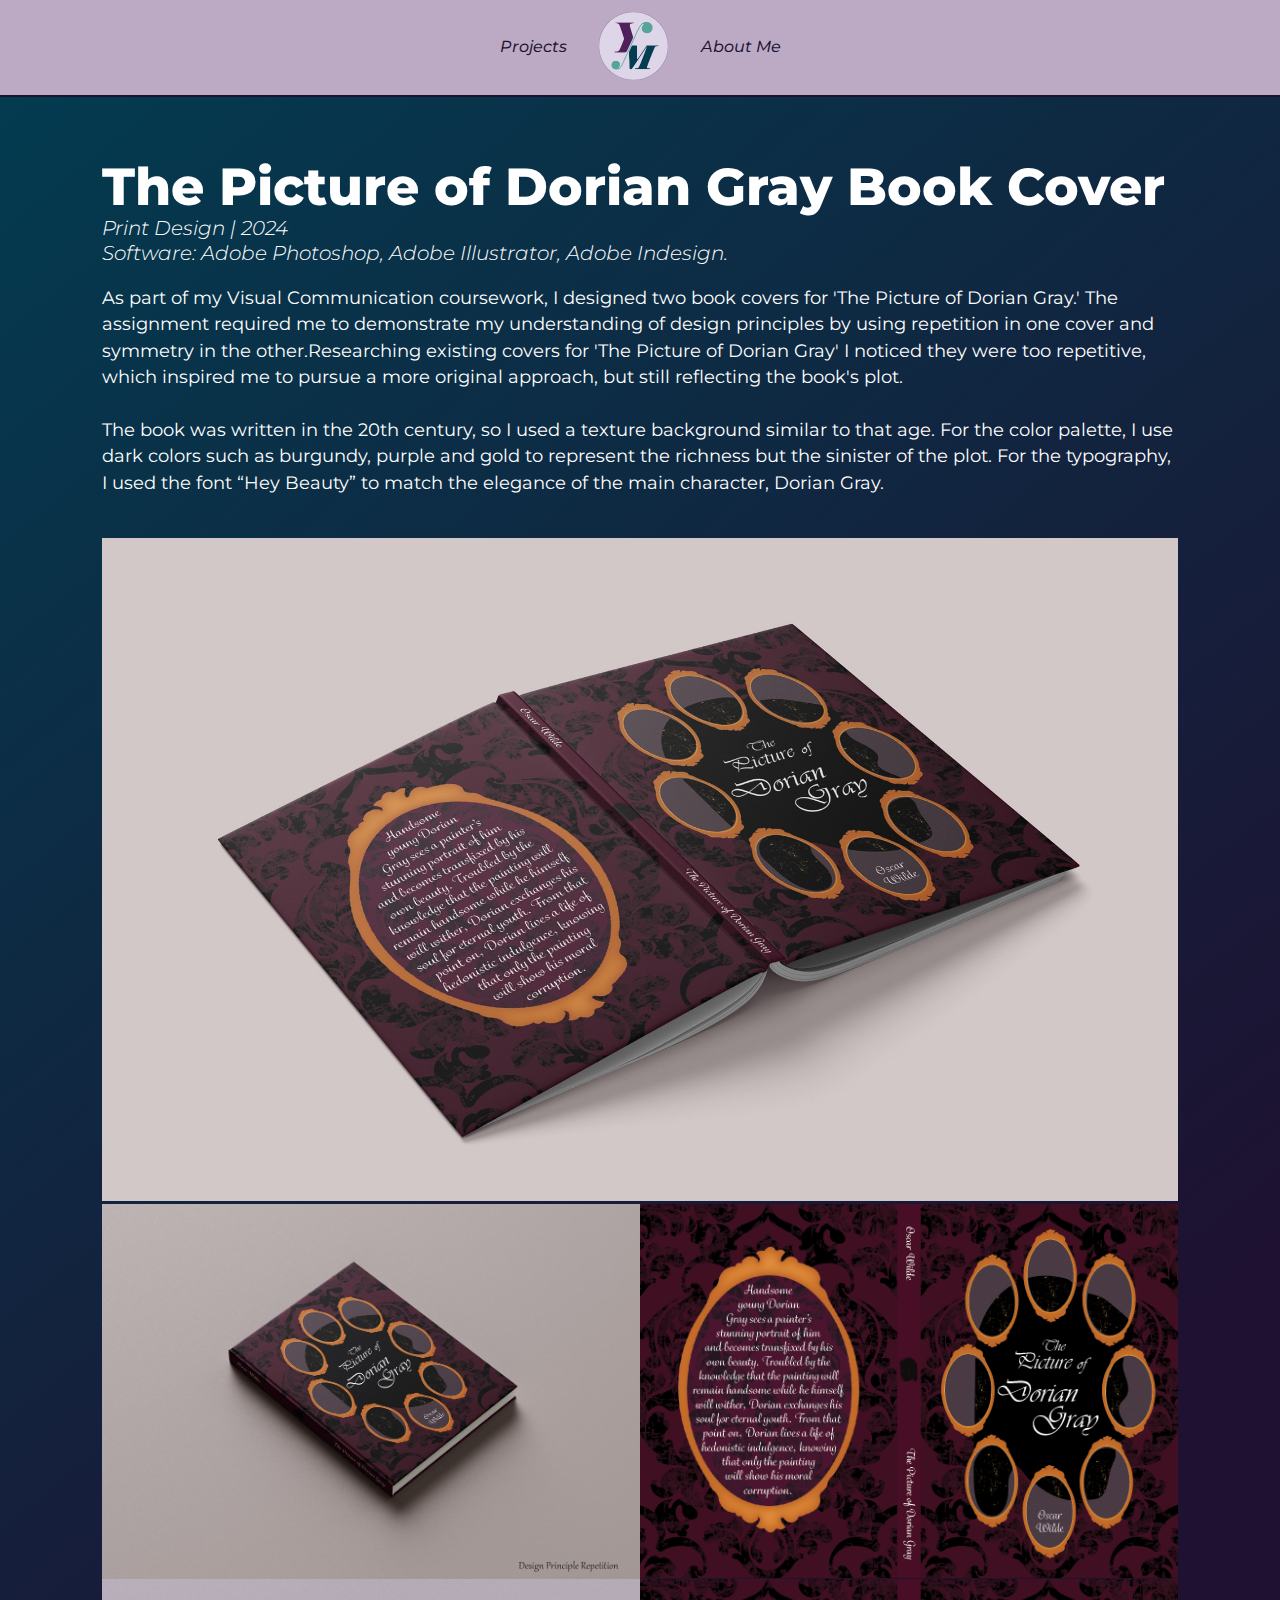
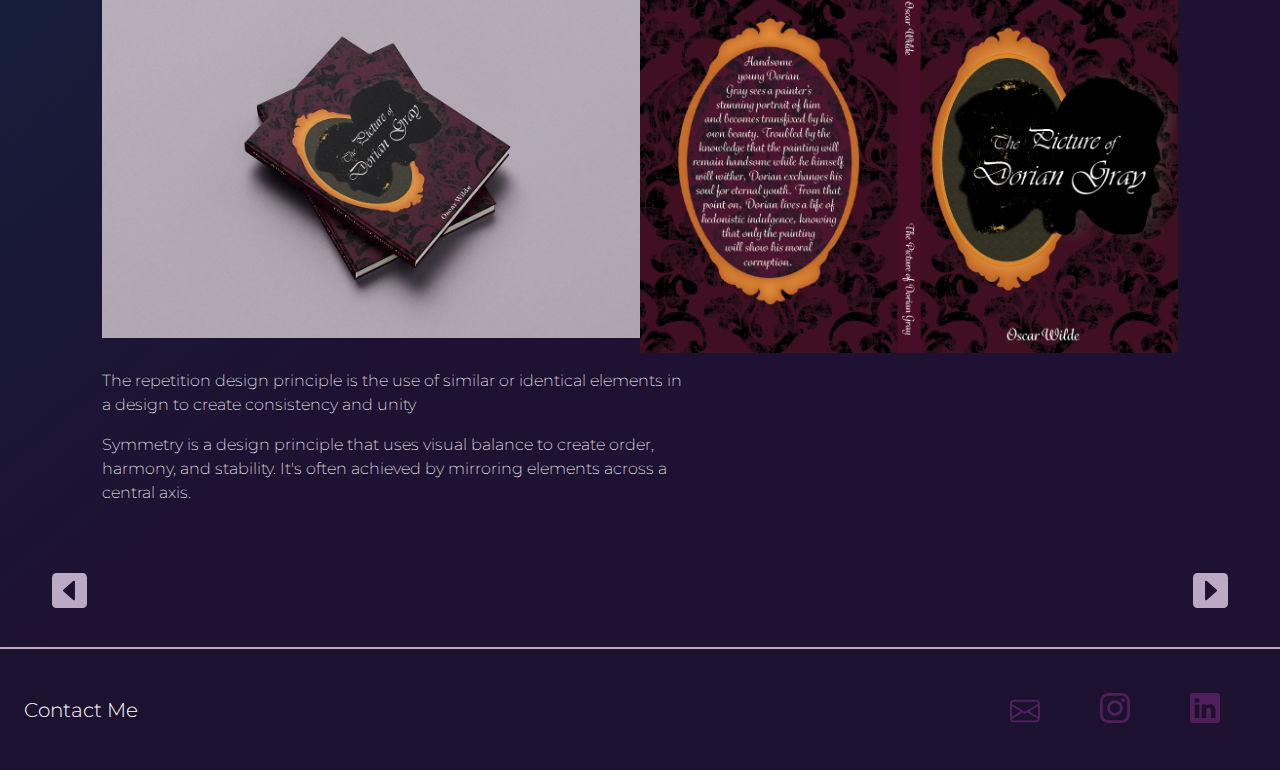
<file: printDesign/DGcover.html>
<!DOCTYPE html>
<html lang="en">
<head>
    <meta charset="UTF-8">
    <meta name="viewport" content="width=device-width, initial-scale=1.0">
    <title>Picture of Dorian Gray Book Cover</title>
    <link rel="stylesheet" href="../reset.css">
    <link rel="stylesheet" href="../style.css">
    <link rel="icon" href="images/logo.png" type="logo/png">

    <style>
        body{
        background: linear-gradient(321deg, rgba(30,17,49,1) 33%, rgba(2,61,81,1) 100%);
        }
      
    </style>
   
</head>
<body>
    <header>
        <nav class="menu">
            <ul>
                <li><a href="../work.html">Projects</a></li>
                <h1><a href="../index.html"><img id="logo" src="../images/CentralLogo.png" alt="logo"></a></h1>
                <li><a href="../about.html">About Me</a></li>
            </ul>
        </nav>
    </header>
    <div class="wrapper">
        <main class="description">
            <!-- <img id="image" src="../images/print/RCover.jpg" alt="book cover"> -->
            <h1>The Picture of Dorian Gray Book Cover</h1>  
            <h2> Print Design | 2024</h2>
            <h2>Software: Adobe Photoshop, Adobe Illustrator, Adobe Indesign.</h2>
            
            <p>As part of my Visual Communication coursework, I designed two book covers for 'The Picture of Dorian Gray.' The assignment required me to demonstrate my understanding of design principles by using repetition in one cover and symmetry in the other.Researching existing covers for 'The Picture of Dorian Gray' I noticed they were too repetitive, which inspired me to pursue a more original approach, but still reflecting the book's plot.</p>
                
            <p> The book was written in the 20th century, so I used a texture background similar to that age. For the color palette, I use dark colors such as burgundy, purple and gold to represent the richness but the sinister of the plot. For the typography, I used the font “Hey Beauty” to match the elegance of the main character, Dorian Gray.
            </p>

            <div class="showcase">
                <div class="one">
                    <img src="../images/print/BookCover.jpg" alt="cover">
                </div>
                <img src="../images/print/RBookCover.jpg" alt="Rmockup">
                <img src="../images/print/repetition.png" alt="repetition">
                <img src="../images/print/SCover.jpg" alt="Smockup">
                <img src="../images/print/symmetry.png" alt="symmetry">
            </div>
            <h4>The repetition design principle is the use of similar or identical elements in a design to create consistency and unity</h4>
            <h4>Symmetry is a design principle that uses visual balance to create order, harmony, and stability. It's often achieved by mirroring elements across a central axis.</h4>

        </main>
    </div>
    <div class="arrow">
        <a href="asgBook.html"><svg xmlns="http://www.w3.org/2000/svg" width="35" height="35" viewBox="0 0 30 30" fill="none">
            <path d="M0 3.75C0 1.67893 1.67893 0 3.75 0H26.25C28.3211 0 30 1.67893 30 3.75V26.25C30 28.3211 28.3211 30 26.25 30H3.75C1.67893 30 0 28.3211 0 26.25V3.75ZM19.6875 22.5V7.49998C19.6875 7.1308 19.4708 6.796 19.1341 6.64476C18.7973 6.49352 18.4031 6.55402 18.1272 6.79929L9.68966 14.2993C9.48951 14.4772 9.375 14.7322 9.375 15C9.375 15.2678 9.48951 15.5228 9.68966 15.7007L18.1272 23.2007C18.4031 23.4459 18.7973 23.5064 19.1341 23.3552C19.4708 23.204 19.6875 22.8692 19.6875 22.5Z" fill="#BCAAC4"/>
        </svg></a>
        <a href="MusciPoster.html"><svg xmlns="http://www.w3.org/2000/svg" width="35" height="35" viewBox="0 0 30 30" fill="none">
            <path d="M0 3.75C0 1.67893 1.67893 0 3.75 0H26.25C28.3211 0 30 1.67893 30 3.75V26.25C30 28.3211 28.3211 30 26.25 30H3.75C1.67893 30 0 28.3211 0 26.25V3.75ZM10.3125 22.5C10.3125 22.8692 10.5292 23.204 10.8659 23.3552C11.2027 23.5064 11.5969 23.4459 11.8728 23.2007L20.3103 15.7007C20.5105 15.5228 20.625 15.2678 20.625 15C20.625 14.7322 20.5105 14.4772 20.3103 14.2993L11.8728 6.79929C11.5969 6.55402 11.2027 6.49352 10.8659 6.64476C10.5292 6.796 10.3125 7.1308 10.3125 7.49998V22.5Z" fill="#BCAAC4" />
        </svg></a>
    </div>
    <footer>
        <h4>Contact Me</h4>
        <div>
            <a href="mailto:yeimilee.marcano@gmail.com" target="_blank" rel="noopener noreferrer">
                <svg xmlns="http://www.w3.org/2000/svg" width="30" height="24" viewBox="0 0 30 24" fill="none">
                <path d="M0 4.5C0 2.42893 1.67893 0.75 3.75 0.75H26.25C28.3211 0.75 30 2.42893 30 4.5V19.5C30 21.5711 28.3211 23.25 26.25 23.25H3.75C1.67893 23.25 0 21.5711 0 19.5V4.5ZM3.75 2.625C2.71447 2.625 1.875 3.46447 1.875 4.5V4.9067L15 12.7817L28.125 4.9067V4.5C28.125 3.46447 27.2855 2.625 26.25 2.625H3.75ZM28.125 7.0933L19.2974 12.3899L28.125 17.8223V7.0933ZM28.0617 19.9849L17.4859 13.4767L15 14.9683L12.5141 13.4767L1.93831 19.9849C2.15202 20.7854 2.88216 21.375 3.75 21.375H26.25C27.1178 21.375 27.848 20.7854 28.0617 19.9849ZM1.875 17.8223L10.7026 12.3899L1.875 7.0933V17.8223Z" fill="#50205C"/>
                </svg>
            </a>
            <a href="https://www.instagram.com/yms.lab?igsh=MXdicjRoa2w3ZGNocw==" target="_blank" rel="noopener noreferrer">
                <svg xmlns="http://www.w3.org/2000/svg" width="30" height="30" viewBox="0 0 30 30" fill="none">
                <path d="M15.0014 0C10.9276 0 10.4164 0.017813 8.81634 0.0906262C7.21945 0.163752 6.12944 0.416567 5.17568 0.787508C4.18911 1.17064 3.35222 1.68314 2.51846 2.51721C1.68408 3.35097 1.17157 4.18786 0.787195 5.17412C0.415317 6.12819 0.162189 7.21851 0.0903133 8.81478C0.0187501 10.4148 0 10.9264 0 15.0002C0 19.0739 0.0181255 19.5836 0.0906262 21.1837C0.164064 22.7806 0.416879 23.8706 0.787508 24.8243C1.17095 25.8109 1.68345 26.6478 2.51753 27.4815C3.35097 28.3159 4.18786 28.8297 5.1738 29.2128C6.12819 29.5837 7.21851 29.8366 8.81509 29.9097C10.4151 29.9825 10.9261 30.0003 14.9995 30.0003C19.0736 30.0003 19.5833 29.9825 21.1833 29.9097C22.7802 29.8366 23.8715 29.5837 24.8259 29.2128C25.8121 28.8297 26.6478 28.3159 27.4812 27.4815C28.3156 26.6478 28.8281 25.8109 29.2125 24.8246C29.5812 23.8706 29.8344 22.7802 29.9094 21.184C29.9812 19.584 30 19.0739 30 15.0002C30 10.9264 29.9812 10.4151 29.9094 8.81509C29.8344 7.2182 29.5812 6.12819 29.2125 5.17443C28.8281 4.18786 28.3156 3.35097 27.4812 2.51721C26.6468 1.68283 25.8125 1.17032 24.8249 0.787508C23.8687 0.416567 22.778 0.163752 21.1812 0.0906262C19.5811 0.017813 19.0718 0 14.9967 0H15.0014ZM13.6558 2.70315C14.0551 2.70253 14.5008 2.70315 15.0014 2.70315C19.0064 2.70315 19.4811 2.71753 21.0627 2.7894C22.5252 2.85628 23.319 3.10066 23.8477 3.30597C24.5478 3.57785 25.0468 3.90285 25.5715 4.42786C26.0965 4.95286 26.4215 5.45287 26.694 6.15288C26.8993 6.68101 27.144 7.47476 27.2106 8.93728C27.2825 10.5185 27.2981 10.9936 27.2981 14.9967C27.2981 18.9999 27.2825 19.4749 27.2106 21.0562C27.1437 22.5187 26.8993 23.3124 26.694 23.8406C26.4221 24.5406 26.0965 25.039 25.5715 25.5637C25.0465 26.0887 24.5481 26.4137 23.8477 26.6856C23.3196 26.8918 22.5252 27.1356 21.0627 27.2025C19.4815 27.2743 19.0064 27.29 15.0014 27.29C10.9961 27.29 10.5214 27.2743 8.94009 27.2025C7.47758 27.135 6.68382 26.8906 6.15475 26.6853C5.45474 26.4134 4.95474 26.0884 4.42973 25.5634C3.90473 25.0384 3.57972 24.5396 3.30722 23.8393C3.10191 23.3112 2.85722 22.5174 2.79065 21.0549C2.71878 19.4736 2.7044 18.9986 2.7044 14.993C2.7044 10.9873 2.71878 10.5148 2.79065 8.93353C2.85753 7.47102 3.10191 6.67726 3.30722 6.1485C3.5791 5.44849 3.90473 4.94849 4.42973 4.42348C4.95474 3.89848 5.45474 3.57347 6.15475 3.30097C6.68351 3.09472 7.47758 2.85097 8.94009 2.78378C10.3239 2.72128 10.8601 2.70253 13.6558 2.6994V2.70315ZM23.0084 5.1938C22.0146 5.1938 21.2083 5.99912 21.2083 6.9932C21.2083 7.98696 22.0146 8.79322 23.0084 8.79322C24.0021 8.79322 24.8084 7.98696 24.8084 6.9932C24.8084 5.99944 24.0021 5.19318 23.0084 5.19318V5.1938ZM15.0014 7.29695C10.7473 7.29695 7.2982 10.746 7.2982 15.0002C7.2982 19.2543 10.7473 22.7018 15.0014 22.7018C19.2555 22.7018 22.7034 19.2543 22.7034 15.0002C22.7034 10.746 19.2552 7.29695 15.0011 7.29695H15.0014ZM15.0014 10.0001C17.7627 10.0001 20.0015 12.2386 20.0015 15.0002C20.0015 17.7614 17.7627 20.0002 15.0014 20.0002C12.2398 20.0002 10.0014 17.7614 10.0014 15.0002C10.0014 12.2386 12.2398 10.0001 15.0014 10.0001V10.0001Z" fill="#50205C"/>
            </svg>
            </a>
            <a href="https://www.linkedin.com/in/yeimilee-marcano/" target="_blank" rel="noopener noreferrer">
                <svg xmlns="http://www.w3.org/2000/svg" width="30" height="30" viewBox="0 0 30 30" fill="none">
                <path d="M0 2.14901C0 0.962462 0.986273 0 2.20296 0H27.797C29.0137 0 30 0.962466 30 2.14901V27.851C30 29.0379 29.0137 30 27.797 30L2.20296 30C0.986273 30 0 29.0379 0 27.851V2.14901ZM9.26884 25.1131V11.5664H4.76617V25.1131H9.26884ZM7.01748 9.71686C8.58765 9.71686 9.56495 8.67662 9.56495 7.37663C9.53569 6.04738 8.58766 5.03601 7.04727 5.03601C5.50704 5.03601 4.5 6.04738 4.5 7.37663C4.5 8.67662 5.47709 9.71686 6.98814 9.71686H7.01748ZM16.2214 25.1131V17.5481C16.2214 17.1432 16.2506 16.7387 16.3695 16.4493C16.695 15.6404 17.4359 14.8026 18.6798 14.8026C20.3091 14.8026 20.9608 16.0448 20.9608 17.8659V25.1131H25.4631V17.3456C25.4631 13.1847 23.2417 11.2485 20.2793 11.2485C17.8908 11.2485 16.8199 12.5613 16.2215 13.4844V13.531H16.1914C16.2013 13.5156 16.2113 13.5 16.2215 13.4844V11.5664H11.7189C11.778 12.8376 11.7189 25.1131 11.7189 25.1131H16.2214Z" fill="#50205C"/>
                </svg>
            </a>
        </div>
    </footer>
</body>
</html>
</file>
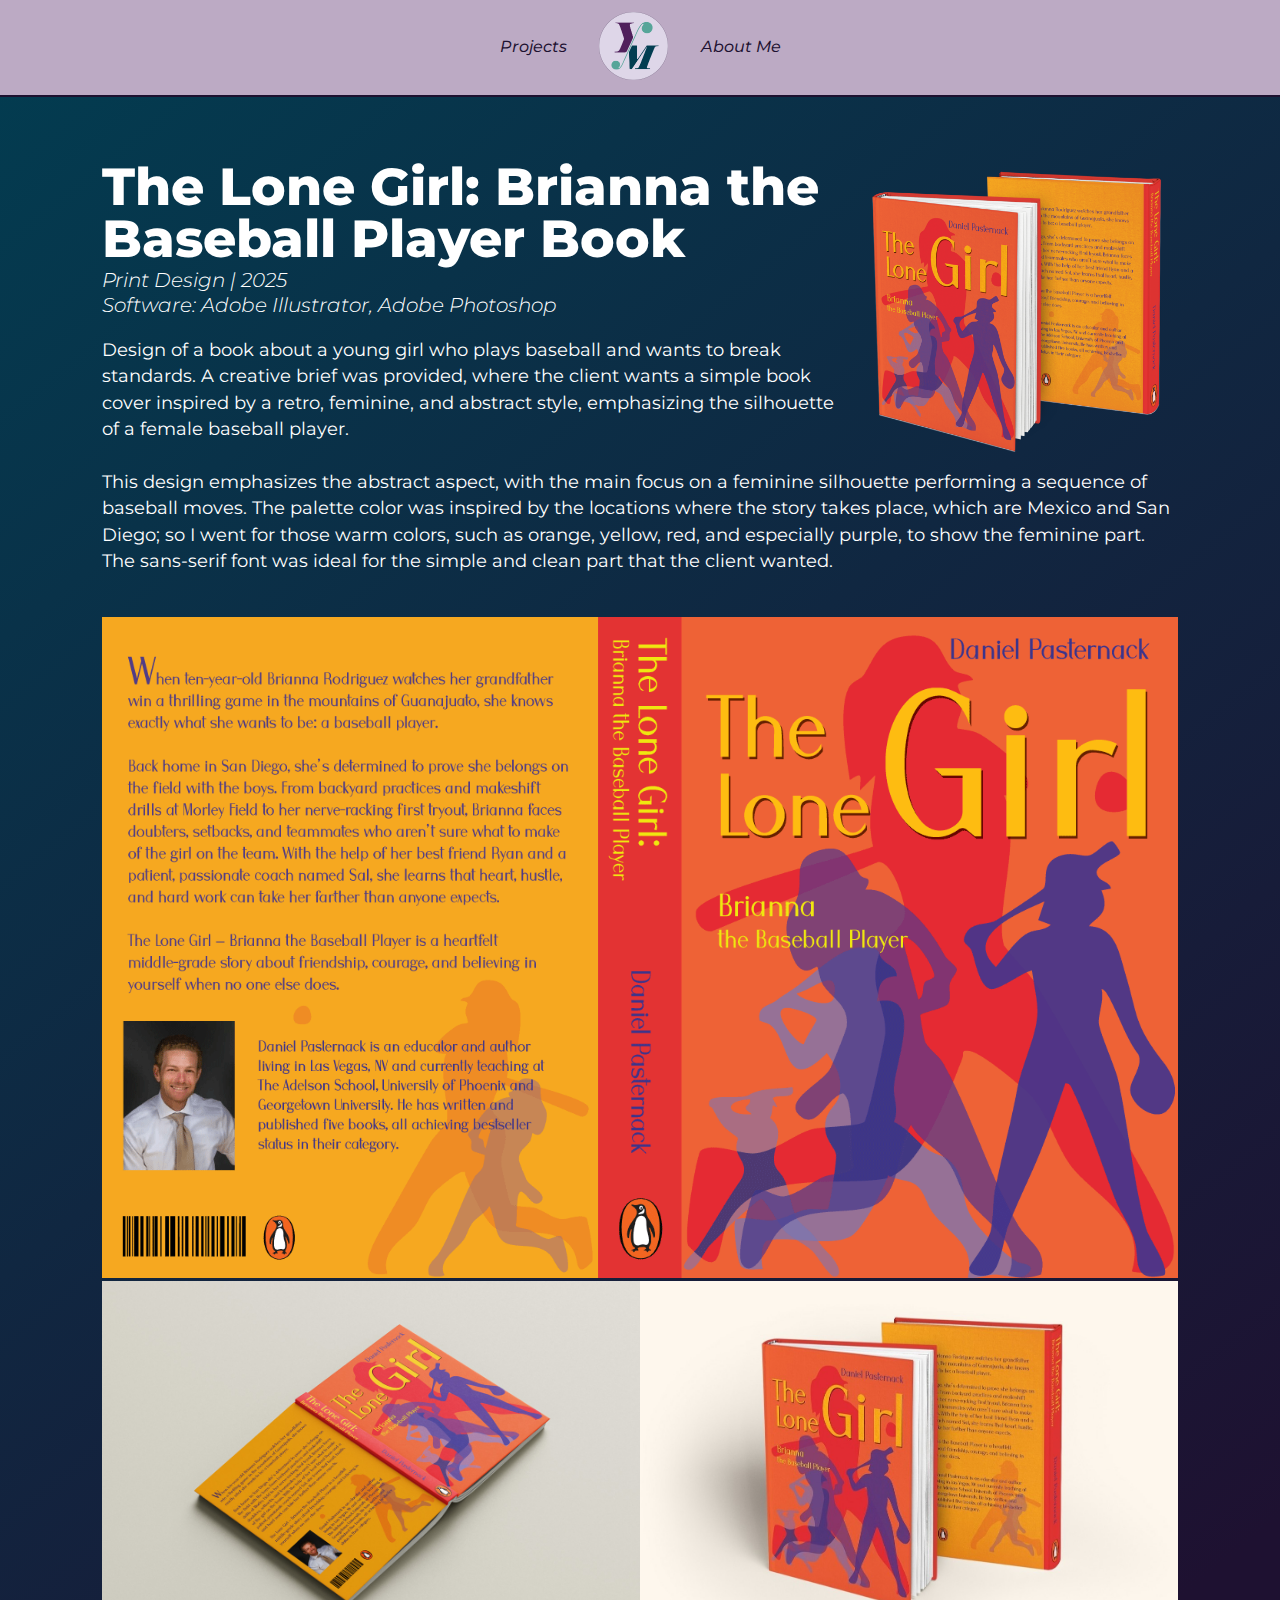
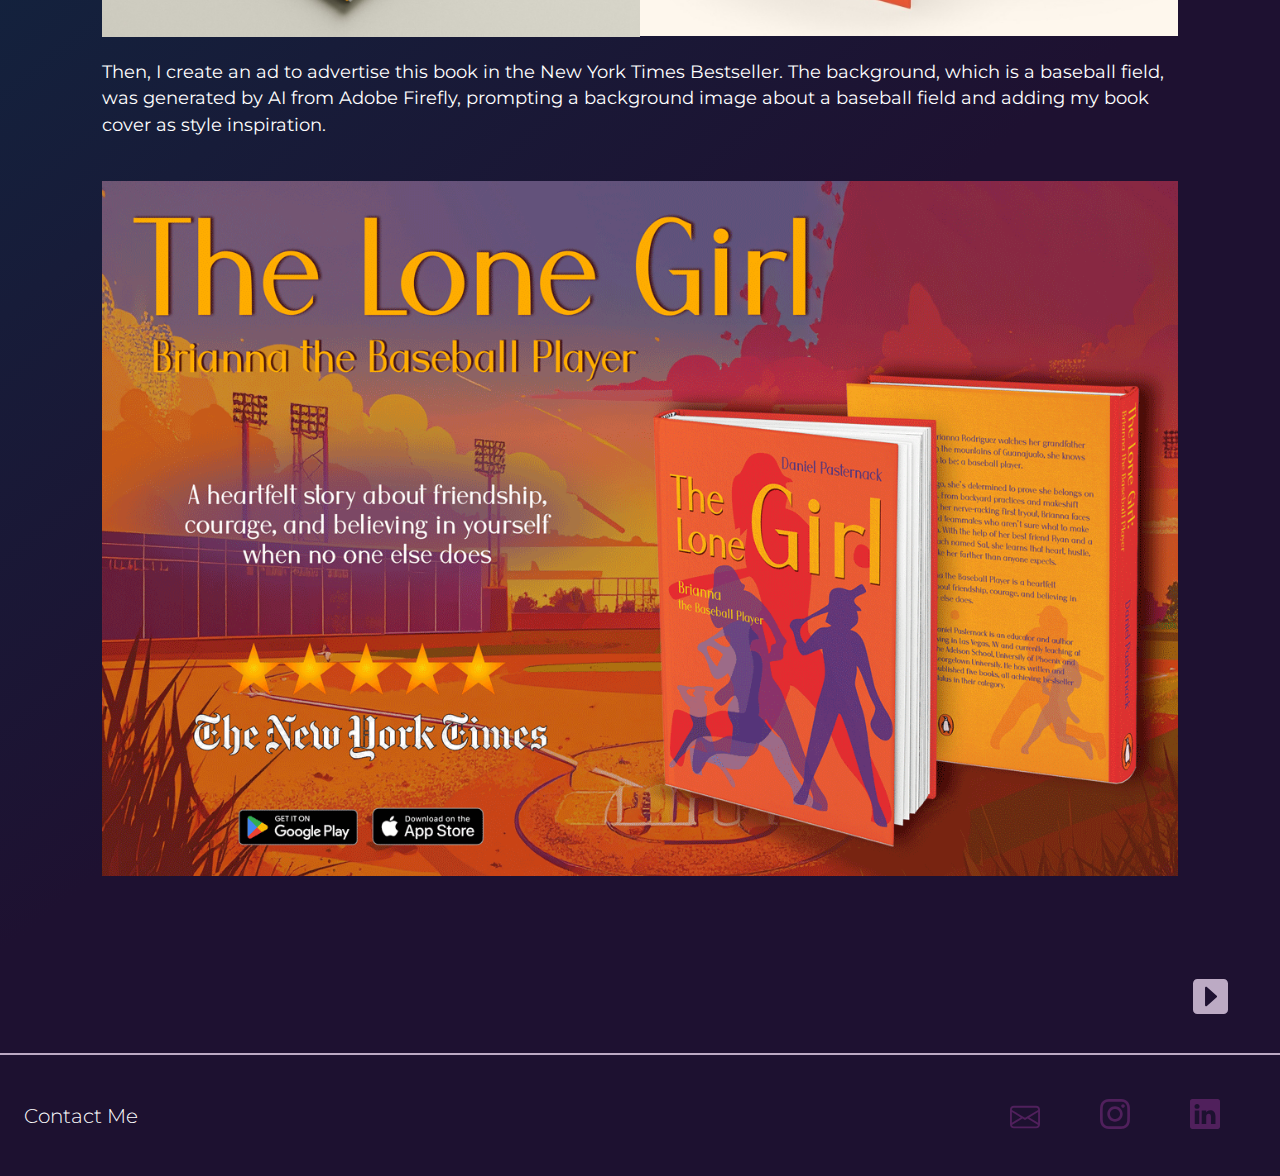
<file: printDesign/LoneGirlBook.html>
<!DOCTYPE html>
<html lang="en">
<head>
    <meta charset="UTF-8">
    <meta name="viewport" content="width=device-width, initial-scale=1.0">
    <title>The Lone Girl Book</title>
    <link rel="stylesheet" href="../reset.css">
    <link rel="stylesheet" href="../style.css">
    <link rel="icon" href="images/logo.png" type="logo/png">

    <style>
        body{
        background: linear-gradient(321deg, rgba(30,17,49,1) 33%, rgba(2,61,81,1) 100%);
        }
         
        .arrow{
            float: right;
        }
      
    </style>
   
</head>
<body>
    <header>
        <nav class="menu">
            <ul>
                <li><a href="../work.html">Projects</a></li>
                <h1><a href="../index.html"><img id="logo" src="../images/CentralLogo.png" alt="logo"></a></h1>
                <li><a href="../about.html">About Me</a></li>
            </ul>
        </nav>
    </header>
    <div class="wrapper">
        <main class="description">
            <img id="image" src="../images/print/LGB.png" alt="book cover">
            <h1>The Lone Girl: Brianna the Baseball Player Book</h1>  
            <h2> Print Design | 2025</h2>
            <h2>Software: Adobe Illustrator, Adobe Photoshop</h2>
            
            <p>Design of a book about a young girl who plays baseball and wants to break standards. A creative brief was provided, where the client wants a simple book cover inspired by a retro, feminine, and abstract style, emphasizing the silhouette of a female baseball player.</p>
                
            <p>This design emphasizes the abstract aspect, with the main focus on a feminine silhouette performing a sequence of baseball moves. The palette color was inspired by the locations where the story takes place, which are Mexico and San Diego; so I went for those warm colors, such as orange, yellow, red, and especially purple, to show the feminine part. The sans-serif font was ideal for the simple and clean part that the client wanted.</p>


            <div class="showcase">
                <div class="one">
                    <img src="../images/print/TheLoneGirl_BookCover.png" alt="cover">
                </div>
                <img src="../images/print/TheLoneGirlBook.jpg" alt="book">
                  <img src="../images/print/lgbmock.jpg" alt="mockup">
            </div>
            
            <p>Then, I create an ad to advertise this book in the New York Times Bestseller. The background, which is a baseball field, was generated by AI from Adobe Firefly, prompting a background image about a baseball field and adding my book cover as style inspiration.</p>  
                     
            <div class="showcase">
                <div class="one">
                    <img src="../images/print/TheLoneGirl.png" alt="ad">
                </div>
            </div>


        </main>
    </div>
    <div class="arrow">
        <!-- <a href=""><svg xmlns="http://www.w3.org/2000/svg" width="35" height="35" viewBox="0 0 30 30" fill="none">
            <path d="M0 3.75C0 1.67893 1.67893 0 3.75 0H26.25C28.3211 0 30 1.67893 30 3.75V26.25C30 28.3211 28.3211 30 26.25 30H3.75C1.67893 30 0 28.3211 0 26.25V3.75ZM19.6875 22.5V7.49998C19.6875 7.1308 19.4708 6.796 19.1341 6.64476C18.7973 6.49352 18.4031 6.55402 18.1272 6.79929L9.68966 14.2993C9.48951 14.4772 9.375 14.7322 9.375 15C9.375 15.2678 9.48951 15.5228 9.68966 15.7007L18.1272 23.2007C18.4031 23.4459 18.7973 23.5064 19.1341 23.3552C19.4708 23.204 19.6875 22.8692 19.6875 22.5Z" fill="#BCAAC4"/>
        </svg></a> -->
        <a href="asgBook.html"><svg xmlns="http://www.w3.org/2000/svg" width="35" height="35" viewBox="0 0 30 30" fill="none">
            <path d="M0 3.75C0 1.67893 1.67893 0 3.75 0H26.25C28.3211 0 30 1.67893 30 3.75V26.25C30 28.3211 28.3211 30 26.25 30H3.75C1.67893 30 0 28.3211 0 26.25V3.75ZM10.3125 22.5C10.3125 22.8692 10.5292 23.204 10.8659 23.3552C11.2027 23.5064 11.5969 23.4459 11.8728 23.2007L20.3103 15.7007C20.5105 15.5228 20.625 15.2678 20.625 15C20.625 14.7322 20.5105 14.4772 20.3103 14.2993L11.8728 6.79929C11.5969 6.55402 11.2027 6.49352 10.8659 6.64476C10.5292 6.796 10.3125 7.1308 10.3125 7.49998V22.5Z" fill="#BCAAC4" />
        </svg></a>
    </div>
    <footer>
        <h4>Contact Me</h4>
        <div>
            <a href="mailto:yeimilee.marcano@gmail.com" target="_blank" rel="noopener noreferrer">
                <svg xmlns="http://www.w3.org/2000/svg" width="30" height="24" viewBox="0 0 30 24" fill="none">
                <path d="M0 4.5C0 2.42893 1.67893 0.75 3.75 0.75H26.25C28.3211 0.75 30 2.42893 30 4.5V19.5C30 21.5711 28.3211 23.25 26.25 23.25H3.75C1.67893 23.25 0 21.5711 0 19.5V4.5ZM3.75 2.625C2.71447 2.625 1.875 3.46447 1.875 4.5V4.9067L15 12.7817L28.125 4.9067V4.5C28.125 3.46447 27.2855 2.625 26.25 2.625H3.75ZM28.125 7.0933L19.2974 12.3899L28.125 17.8223V7.0933ZM28.0617 19.9849L17.4859 13.4767L15 14.9683L12.5141 13.4767L1.93831 19.9849C2.15202 20.7854 2.88216 21.375 3.75 21.375H26.25C27.1178 21.375 27.848 20.7854 28.0617 19.9849ZM1.875 17.8223L10.7026 12.3899L1.875 7.0933V17.8223Z" fill="#50205C"/>
                </svg>
            </a>
            <a href="https://www.instagram.com/yms.lab?igsh=MXdicjRoa2w3ZGNocw==" target="_blank" rel="noopener noreferrer">
                <svg xmlns="http://www.w3.org/2000/svg" width="30" height="30" viewBox="0 0 30 30" fill="none">
                <path d="M15.0014 0C10.9276 0 10.4164 0.017813 8.81634 0.0906262C7.21945 0.163752 6.12944 0.416567 5.17568 0.787508C4.18911 1.17064 3.35222 1.68314 2.51846 2.51721C1.68408 3.35097 1.17157 4.18786 0.787195 5.17412C0.415317 6.12819 0.162189 7.21851 0.0903133 8.81478C0.0187501 10.4148 0 10.9264 0 15.0002C0 19.0739 0.0181255 19.5836 0.0906262 21.1837C0.164064 22.7806 0.416879 23.8706 0.787508 24.8243C1.17095 25.8109 1.68345 26.6478 2.51753 27.4815C3.35097 28.3159 4.18786 28.8297 5.1738 29.2128C6.12819 29.5837 7.21851 29.8366 8.81509 29.9097C10.4151 29.9825 10.9261 30.0003 14.9995 30.0003C19.0736 30.0003 19.5833 29.9825 21.1833 29.9097C22.7802 29.8366 23.8715 29.5837 24.8259 29.2128C25.8121 28.8297 26.6478 28.3159 27.4812 27.4815C28.3156 26.6478 28.8281 25.8109 29.2125 24.8246C29.5812 23.8706 29.8344 22.7802 29.9094 21.184C29.9812 19.584 30 19.0739 30 15.0002C30 10.9264 29.9812 10.4151 29.9094 8.81509C29.8344 7.2182 29.5812 6.12819 29.2125 5.17443C28.8281 4.18786 28.3156 3.35097 27.4812 2.51721C26.6468 1.68283 25.8125 1.17032 24.8249 0.787508C23.8687 0.416567 22.778 0.163752 21.1812 0.0906262C19.5811 0.017813 19.0718 0 14.9967 0H15.0014ZM13.6558 2.70315C14.0551 2.70253 14.5008 2.70315 15.0014 2.70315C19.0064 2.70315 19.4811 2.71753 21.0627 2.7894C22.5252 2.85628 23.319 3.10066 23.8477 3.30597C24.5478 3.57785 25.0468 3.90285 25.5715 4.42786C26.0965 4.95286 26.4215 5.45287 26.694 6.15288C26.8993 6.68101 27.144 7.47476 27.2106 8.93728C27.2825 10.5185 27.2981 10.9936 27.2981 14.9967C27.2981 18.9999 27.2825 19.4749 27.2106 21.0562C27.1437 22.5187 26.8993 23.3124 26.694 23.8406C26.4221 24.5406 26.0965 25.039 25.5715 25.5637C25.0465 26.0887 24.5481 26.4137 23.8477 26.6856C23.3196 26.8918 22.5252 27.1356 21.0627 27.2025C19.4815 27.2743 19.0064 27.29 15.0014 27.29C10.9961 27.29 10.5214 27.2743 8.94009 27.2025C7.47758 27.135 6.68382 26.8906 6.15475 26.6853C5.45474 26.4134 4.95474 26.0884 4.42973 25.5634C3.90473 25.0384 3.57972 24.5396 3.30722 23.8393C3.10191 23.3112 2.85722 22.5174 2.79065 21.0549C2.71878 19.4736 2.7044 18.9986 2.7044 14.993C2.7044 10.9873 2.71878 10.5148 2.79065 8.93353C2.85753 7.47102 3.10191 6.67726 3.30722 6.1485C3.5791 5.44849 3.90473 4.94849 4.42973 4.42348C4.95474 3.89848 5.45474 3.57347 6.15475 3.30097C6.68351 3.09472 7.47758 2.85097 8.94009 2.78378C10.3239 2.72128 10.8601 2.70253 13.6558 2.6994V2.70315ZM23.0084 5.1938C22.0146 5.1938 21.2083 5.99912 21.2083 6.9932C21.2083 7.98696 22.0146 8.79322 23.0084 8.79322C24.0021 8.79322 24.8084 7.98696 24.8084 6.9932C24.8084 5.99944 24.0021 5.19318 23.0084 5.19318V5.1938ZM15.0014 7.29695C10.7473 7.29695 7.2982 10.746 7.2982 15.0002C7.2982 19.2543 10.7473 22.7018 15.0014 22.7018C19.2555 22.7018 22.7034 19.2543 22.7034 15.0002C22.7034 10.746 19.2552 7.29695 15.0011 7.29695H15.0014ZM15.0014 10.0001C17.7627 10.0001 20.0015 12.2386 20.0015 15.0002C20.0015 17.7614 17.7627 20.0002 15.0014 20.0002C12.2398 20.0002 10.0014 17.7614 10.0014 15.0002C10.0014 12.2386 12.2398 10.0001 15.0014 10.0001V10.0001Z" fill="#50205C"/>
            </svg>
            </a>
            <a href="www.linkedin.com/in/yeimilee-marcano-b94818336" target="_blank" rel="noopener noreferrer">
                <svg xmlns="http://www.w3.org/2000/svg" width="30" height="30" viewBox="0 0 30 30" fill="none">
                <path d="M0 2.14901C0 0.962462 0.986273 0 2.20296 0H27.797C29.0137 0 30 0.962466 30 2.14901V27.851C30 29.0379 29.0137 30 27.797 30L2.20296 30C0.986273 30 0 29.0379 0 27.851V2.14901ZM9.26884 25.1131V11.5664H4.76617V25.1131H9.26884ZM7.01748 9.71686C8.58765 9.71686 9.56495 8.67662 9.56495 7.37663C9.53569 6.04738 8.58766 5.03601 7.04727 5.03601C5.50704 5.03601 4.5 6.04738 4.5 7.37663C4.5 8.67662 5.47709 9.71686 6.98814 9.71686H7.01748ZM16.2214 25.1131V17.5481C16.2214 17.1432 16.2506 16.7387 16.3695 16.4493C16.695 15.6404 17.4359 14.8026 18.6798 14.8026C20.3091 14.8026 20.9608 16.0448 20.9608 17.8659V25.1131H25.4631V17.3456C25.4631 13.1847 23.2417 11.2485 20.2793 11.2485C17.8908 11.2485 16.8199 12.5613 16.2215 13.4844V13.531H16.1914C16.2013 13.5156 16.2113 13.5 16.2215 13.4844V11.5664H11.7189C11.778 12.8376 11.7189 25.1131 11.7189 25.1131H16.2214Z" fill="#50205C"/>
                </svg>
            </a>
        </div>
    </footer>
</body>
</html>
</file>
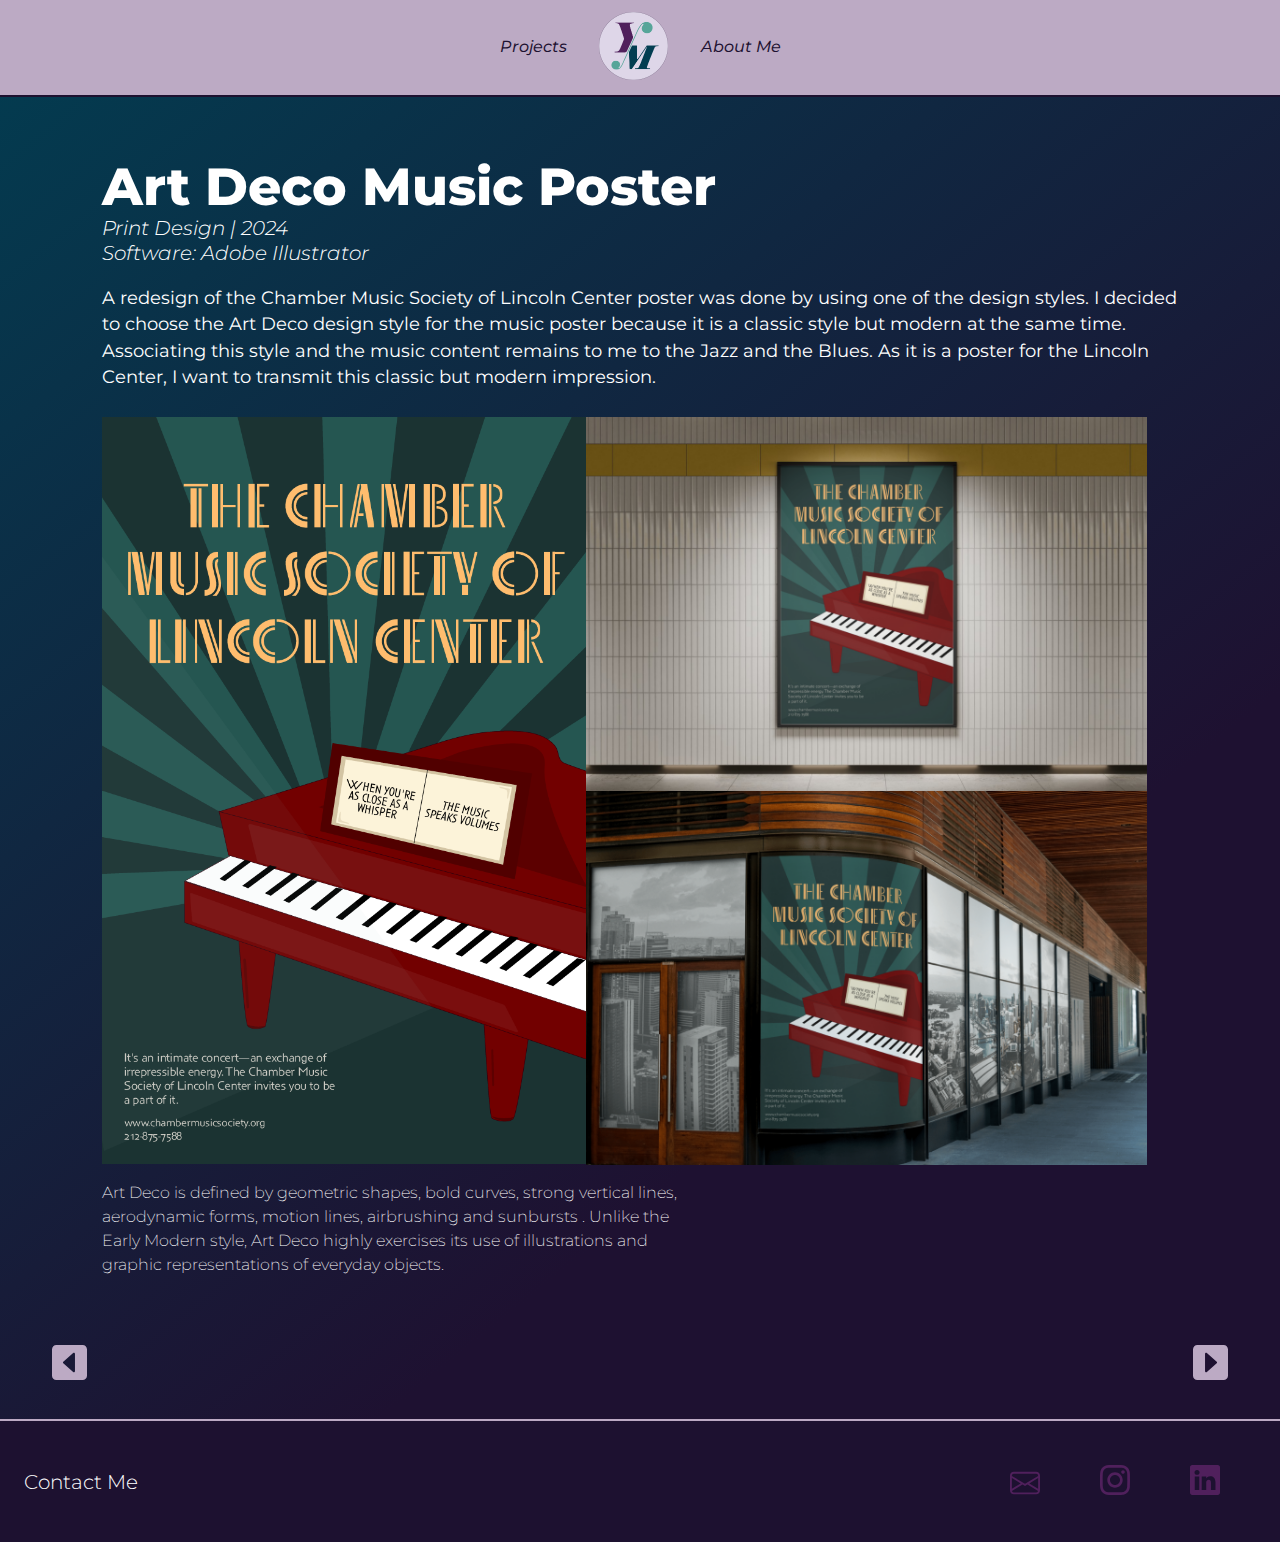
<file: printDesign/MusciPoster.html>
<!DOCTYPE html>
<html lang="en">
<head>
    <meta charset="UTF-8">
    <meta name="viewport" content="width=device-width, initial-scale=1.0">
    <title>Art Deco Music Poster</title>
    <link rel="stylesheet" href="../reset.css">
    <link rel="stylesheet" href="../style.css">
    <link rel="icon" href="images/logo.png" type="logo/png">

    <style>
        body{
        background: linear-gradient(321deg, rgba(30,17,49,1) 33%, rgba(2,61,81,1) 100%);
        }
        .grid{
            grid-template-columns: 45% 60%;
            grid-gap: 0;

        }
        .description .grid img{
            max-width:87%;
        }
        .grid img:last-child{
            grid-row-start: 2;
        }
                 
        @media (max-width:768px){
            .description .grid img{
             max-width:100%;
            }
        }


    </style>
   
</head>
<body>
    <header>
        <nav class="menu">
            <ul>
                <li><a href="../work.html">Projects</a></li>
                <h1><a href="../index.html"><img id="logo" src="../images/CentralLogo.png" alt="logo"></a></h1>
                <li><a href="../about.html">About Me</a></li>
            </ul>
        </nav>
    </header>
    <div class="wrapper">
        <main class="description">
            <h1>Art Deco Music Poster</h1>  
            <h2> Print Design | 2024</h2>
            <h2>Software: Adobe Illustrator</h2>
            <p>A redesign of the Chamber Music Society of Lincoln Center poster was done by using one of the design styles. I decided to choose the Art Deco design style for the music poster because it is a classic style but modern at the same time. Associating this style and the music content remains to me to the Jazz and the Blues. As it is a poster for the Lincoln Center, I want to transmit this classic but modern impression. 
            </p>
            <div class="grid">
                <img id="vimeo" src="../images/print/ArtDecoPoster.png" alt="ArtDecoPoster" >
                 <img src="../images/print/PosterMockup.png" alt="SubwayPoster" >
                 <img src="../images/print/PosterMockup2.png" alt="PosterMockup">
            </div>
            
            <h4>Art Deco is defined by geometric shapes, bold curves, strong vertical lines, aerodynamic forms, motion lines, airbrushing and sunbursts . Unlike the Early Modern style, Art Deco highly exercises its use of illustrations and graphic representations of everyday objects.</h4>
           
        </main>
    </div>
    <div class="arrow">
        <a href="DGcover.html"><svg xmlns="http://www.w3.org/2000/svg" width="35" height="35" viewBox="0 0 30 30" fill="none">
            <path d="M0 3.75C0 1.67893 1.67893 0 3.75 0H26.25C28.3211 0 30 1.67893 30 3.75V26.25C30 28.3211 28.3211 30 26.25 30H3.75C1.67893 30 0 28.3211 0 26.25V3.75ZM19.6875 22.5V7.49998C19.6875 7.1308 19.4708 6.796 19.1341 6.64476C18.7973 6.49352 18.4031 6.55402 18.1272 6.79929L9.68966 14.2993C9.48951 14.4772 9.375 14.7322 9.375 15C9.375 15.2678 9.48951 15.5228 9.68966 15.7007L18.1272 23.2007C18.4031 23.4459 18.7973 23.5064 19.1341 23.3552C19.4708 23.204 19.6875 22.8692 19.6875 22.5Z" fill="#BCAAC4"/>
        </svg></a>
        <a href="RealSimpleDesign.html"><svg xmlns="http://www.w3.org/2000/svg" width="35" height="35" viewBox="0 0 30 30" fill="none">
            <path d="M0 3.75C0 1.67893 1.67893 0 3.75 0H26.25C28.3211 0 30 1.67893 30 3.75V26.25C30 28.3211 28.3211 30 26.25 30H3.75C1.67893 30 0 28.3211 0 26.25V3.75ZM10.3125 22.5C10.3125 22.8692 10.5292 23.204 10.8659 23.3552C11.2027 23.5064 11.5969 23.4459 11.8728 23.2007L20.3103 15.7007C20.5105 15.5228 20.625 15.2678 20.625 15C20.625 14.7322 20.5105 14.4772 20.3103 14.2993L11.8728 6.79929C11.5969 6.55402 11.2027 6.49352 10.8659 6.64476C10.5292 6.796 10.3125 7.1308 10.3125 7.49998V22.5Z" fill="#BCAAC4"/>
        </svg></a>
    </div>
    <footer>
        <h4>Contact Me</h4>
        <div>
            <a href="mailto:yeimilee.marcano@gmail.com" target="_blank" rel="noopener noreferrer">
                <svg xmlns="http://www.w3.org/2000/svg" width="30" height="24" viewBox="0 0 30 24" fill="none">
                <path d="M0 4.5C0 2.42893 1.67893 0.75 3.75 0.75H26.25C28.3211 0.75 30 2.42893 30 4.5V19.5C30 21.5711 28.3211 23.25 26.25 23.25H3.75C1.67893 23.25 0 21.5711 0 19.5V4.5ZM3.75 2.625C2.71447 2.625 1.875 3.46447 1.875 4.5V4.9067L15 12.7817L28.125 4.9067V4.5C28.125 3.46447 27.2855 2.625 26.25 2.625H3.75ZM28.125 7.0933L19.2974 12.3899L28.125 17.8223V7.0933ZM28.0617 19.9849L17.4859 13.4767L15 14.9683L12.5141 13.4767L1.93831 19.9849C2.15202 20.7854 2.88216 21.375 3.75 21.375H26.25C27.1178 21.375 27.848 20.7854 28.0617 19.9849ZM1.875 17.8223L10.7026 12.3899L1.875 7.0933V17.8223Z" fill="#50205C"/>
                </svg>
            </a>
            <a href="https://www.instagram.com/yms.lab?igsh=MXdicjRoa2w3ZGNocw==" target="_blank" rel="noopener noreferrer">
                <svg xmlns="http://www.w3.org/2000/svg" width="30" height="30" viewBox="0 0 30 30" fill="none">
                <path d="M15.0014 0C10.9276 0 10.4164 0.017813 8.81634 0.0906262C7.21945 0.163752 6.12944 0.416567 5.17568 0.787508C4.18911 1.17064 3.35222 1.68314 2.51846 2.51721C1.68408 3.35097 1.17157 4.18786 0.787195 5.17412C0.415317 6.12819 0.162189 7.21851 0.0903133 8.81478C0.0187501 10.4148 0 10.9264 0 15.0002C0 19.0739 0.0181255 19.5836 0.0906262 21.1837C0.164064 22.7806 0.416879 23.8706 0.787508 24.8243C1.17095 25.8109 1.68345 26.6478 2.51753 27.4815C3.35097 28.3159 4.18786 28.8297 5.1738 29.2128C6.12819 29.5837 7.21851 29.8366 8.81509 29.9097C10.4151 29.9825 10.9261 30.0003 14.9995 30.0003C19.0736 30.0003 19.5833 29.9825 21.1833 29.9097C22.7802 29.8366 23.8715 29.5837 24.8259 29.2128C25.8121 28.8297 26.6478 28.3159 27.4812 27.4815C28.3156 26.6478 28.8281 25.8109 29.2125 24.8246C29.5812 23.8706 29.8344 22.7802 29.9094 21.184C29.9812 19.584 30 19.0739 30 15.0002C30 10.9264 29.9812 10.4151 29.9094 8.81509C29.8344 7.2182 29.5812 6.12819 29.2125 5.17443C28.8281 4.18786 28.3156 3.35097 27.4812 2.51721C26.6468 1.68283 25.8125 1.17032 24.8249 0.787508C23.8687 0.416567 22.778 0.163752 21.1812 0.0906262C19.5811 0.017813 19.0718 0 14.9967 0H15.0014ZM13.6558 2.70315C14.0551 2.70253 14.5008 2.70315 15.0014 2.70315C19.0064 2.70315 19.4811 2.71753 21.0627 2.7894C22.5252 2.85628 23.319 3.10066 23.8477 3.30597C24.5478 3.57785 25.0468 3.90285 25.5715 4.42786C26.0965 4.95286 26.4215 5.45287 26.694 6.15288C26.8993 6.68101 27.144 7.47476 27.2106 8.93728C27.2825 10.5185 27.2981 10.9936 27.2981 14.9967C27.2981 18.9999 27.2825 19.4749 27.2106 21.0562C27.1437 22.5187 26.8993 23.3124 26.694 23.8406C26.4221 24.5406 26.0965 25.039 25.5715 25.5637C25.0465 26.0887 24.5481 26.4137 23.8477 26.6856C23.3196 26.8918 22.5252 27.1356 21.0627 27.2025C19.4815 27.2743 19.0064 27.29 15.0014 27.29C10.9961 27.29 10.5214 27.2743 8.94009 27.2025C7.47758 27.135 6.68382 26.8906 6.15475 26.6853C5.45474 26.4134 4.95474 26.0884 4.42973 25.5634C3.90473 25.0384 3.57972 24.5396 3.30722 23.8393C3.10191 23.3112 2.85722 22.5174 2.79065 21.0549C2.71878 19.4736 2.7044 18.9986 2.7044 14.993C2.7044 10.9873 2.71878 10.5148 2.79065 8.93353C2.85753 7.47102 3.10191 6.67726 3.30722 6.1485C3.5791 5.44849 3.90473 4.94849 4.42973 4.42348C4.95474 3.89848 5.45474 3.57347 6.15475 3.30097C6.68351 3.09472 7.47758 2.85097 8.94009 2.78378C10.3239 2.72128 10.8601 2.70253 13.6558 2.6994V2.70315ZM23.0084 5.1938C22.0146 5.1938 21.2083 5.99912 21.2083 6.9932C21.2083 7.98696 22.0146 8.79322 23.0084 8.79322C24.0021 8.79322 24.8084 7.98696 24.8084 6.9932C24.8084 5.99944 24.0021 5.19318 23.0084 5.19318V5.1938ZM15.0014 7.29695C10.7473 7.29695 7.2982 10.746 7.2982 15.0002C7.2982 19.2543 10.7473 22.7018 15.0014 22.7018C19.2555 22.7018 22.7034 19.2543 22.7034 15.0002C22.7034 10.746 19.2552 7.29695 15.0011 7.29695H15.0014ZM15.0014 10.0001C17.7627 10.0001 20.0015 12.2386 20.0015 15.0002C20.0015 17.7614 17.7627 20.0002 15.0014 20.0002C12.2398 20.0002 10.0014 17.7614 10.0014 15.0002C10.0014 12.2386 12.2398 10.0001 15.0014 10.0001V10.0001Z" fill="#50205C"/>
            </svg>
            </a>
            <a href="https://www.linkedin.com/in/yeimilee-marcano/" target="_blank" rel="noopener noreferrer">
                <svg xmlns="http://www.w3.org/2000/svg" width="30" height="30" viewBox="0 0 30 30" fill="none">
                <path d="M0 2.14901C0 0.962462 0.986273 0 2.20296 0H27.797C29.0137 0 30 0.962466 30 2.14901V27.851C30 29.0379 29.0137 30 27.797 30L2.20296 30C0.986273 30 0 29.0379 0 27.851V2.14901ZM9.26884 25.1131V11.5664H4.76617V25.1131H9.26884ZM7.01748 9.71686C8.58765 9.71686 9.56495 8.67662 9.56495 7.37663C9.53569 6.04738 8.58766 5.03601 7.04727 5.03601C5.50704 5.03601 4.5 6.04738 4.5 7.37663C4.5 8.67662 5.47709 9.71686 6.98814 9.71686H7.01748ZM16.2214 25.1131V17.5481C16.2214 17.1432 16.2506 16.7387 16.3695 16.4493C16.695 15.6404 17.4359 14.8026 18.6798 14.8026C20.3091 14.8026 20.9608 16.0448 20.9608 17.8659V25.1131H25.4631V17.3456C25.4631 13.1847 23.2417 11.2485 20.2793 11.2485C17.8908 11.2485 16.8199 12.5613 16.2215 13.4844V13.531H16.1914C16.2013 13.5156 16.2113 13.5 16.2215 13.4844V11.5664H11.7189C11.778 12.8376 11.7189 25.1131 11.7189 25.1131H16.2214Z" fill="#50205C"/>
                </svg>
            </a>
        </div>
    </footer>
</body>
</html>
</file>
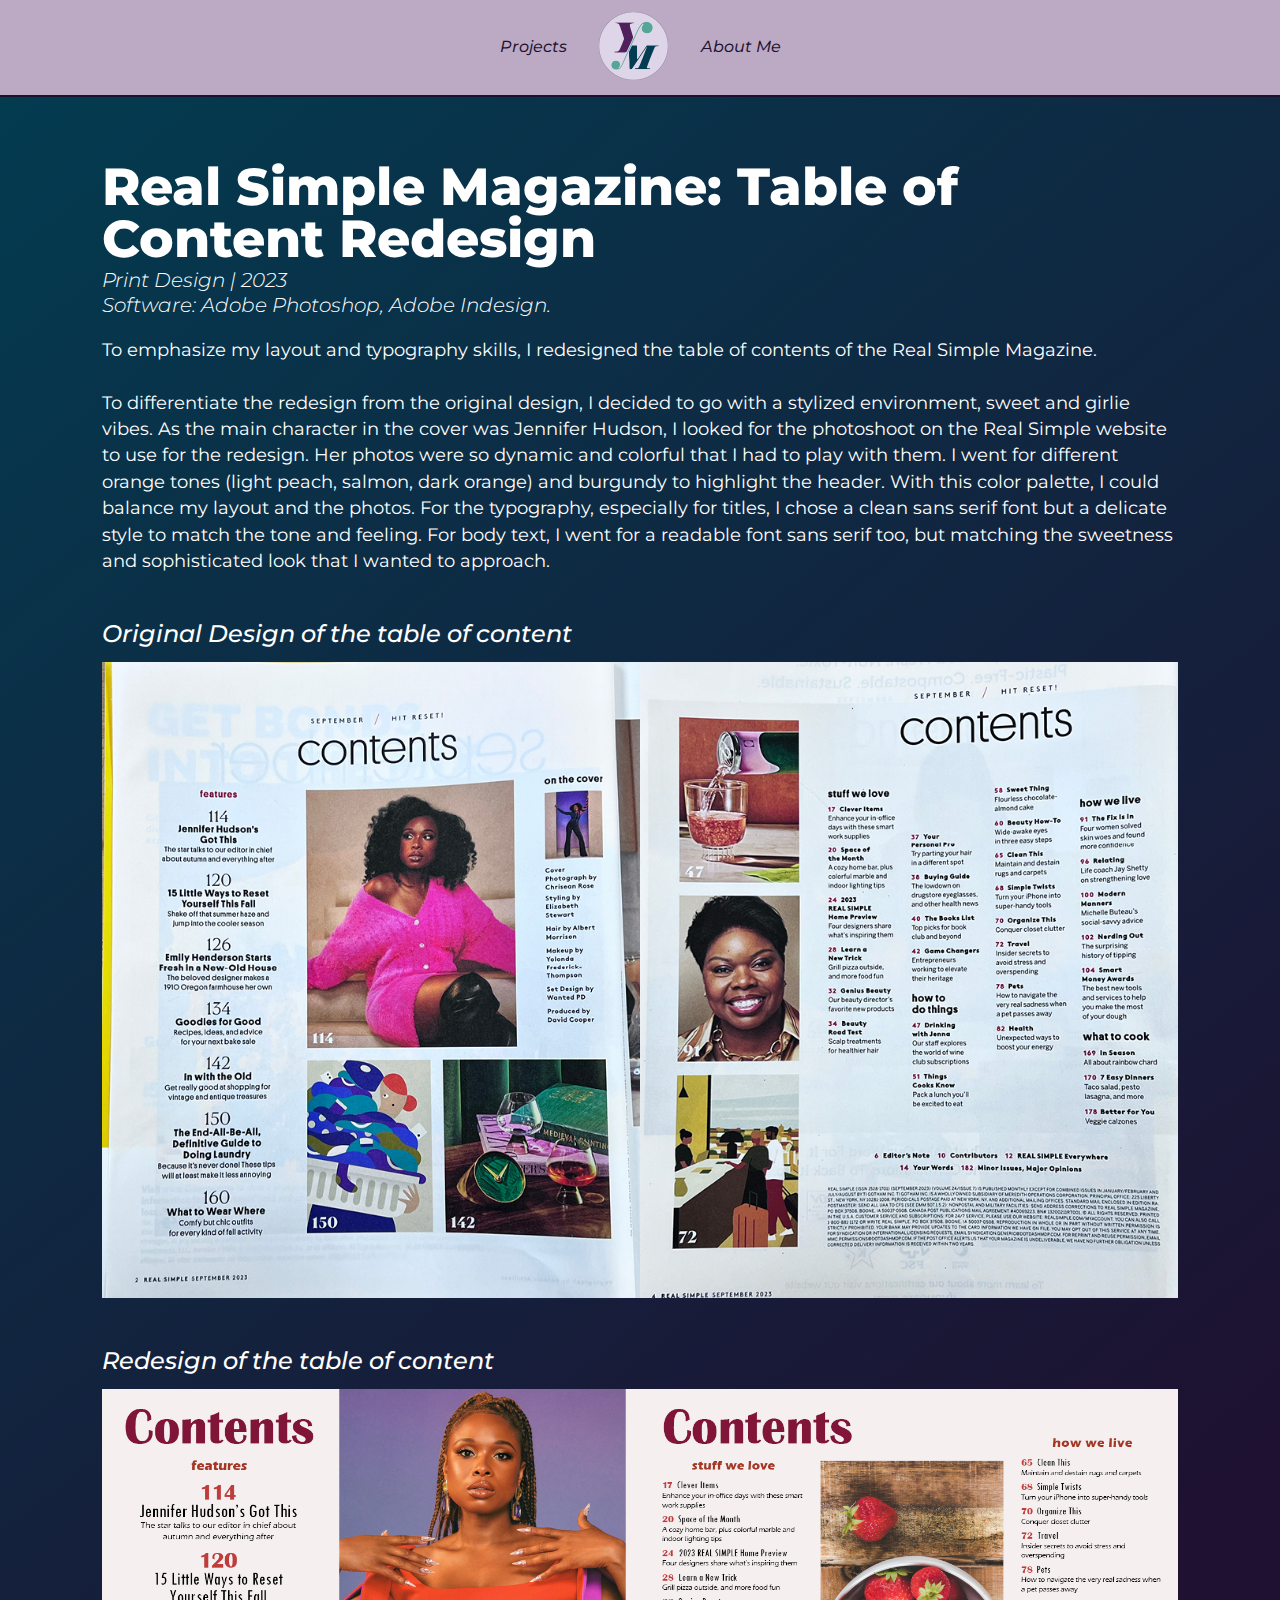
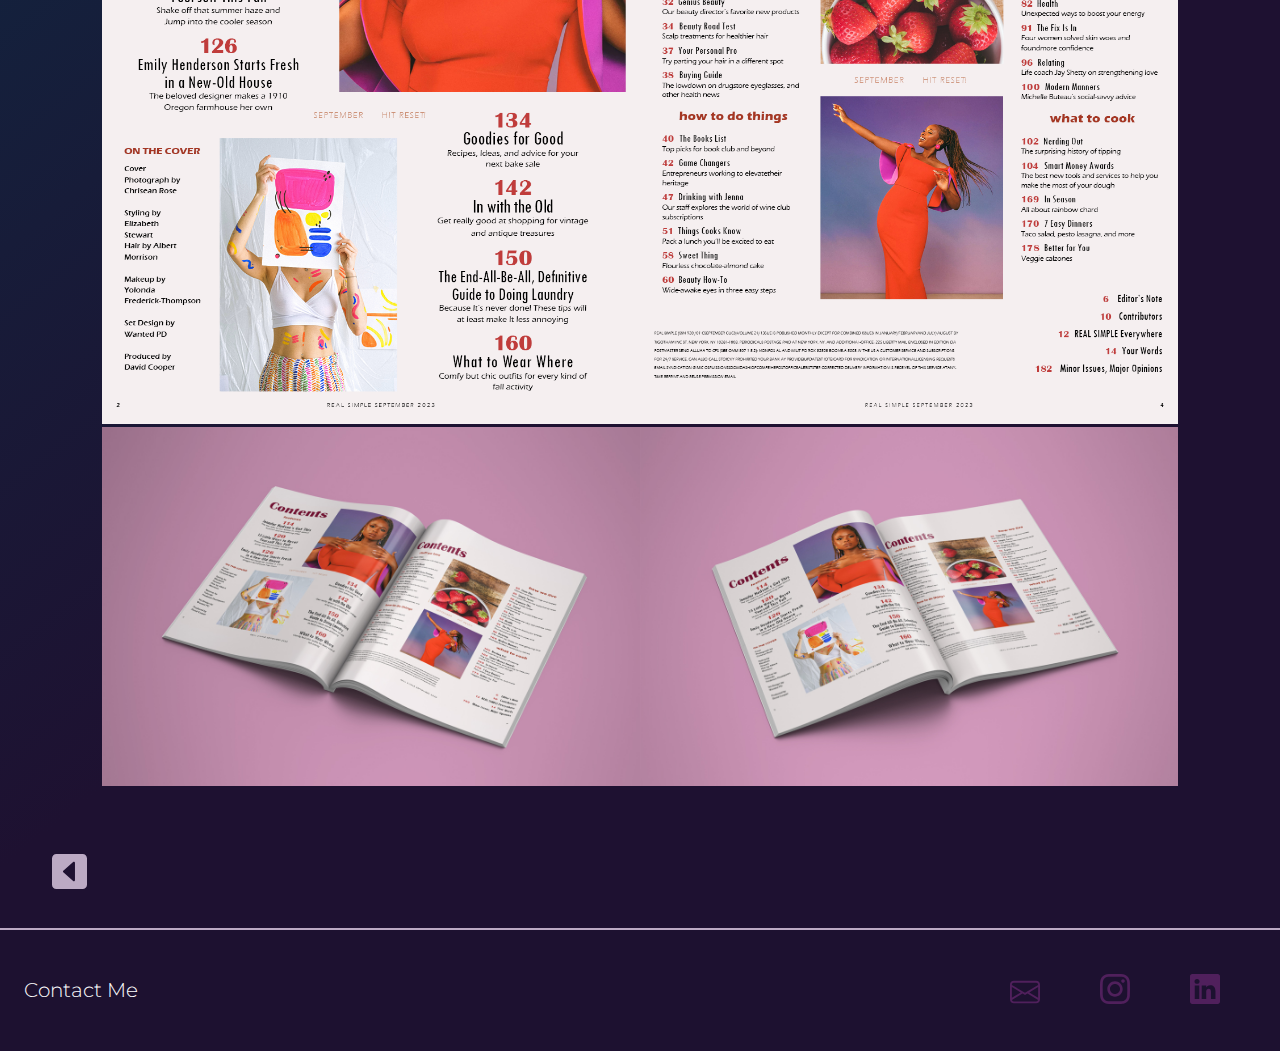
<file: printDesign/RealSimpleDesign.html>
<!DOCTYPE html>
<html lang="en">
<head>
    <meta charset="UTF-8">
    <meta name="viewport" content="width=device-width, initial-scale=1.0">
    <title>Real Simple Magazine Redesign</title>
    <link rel="stylesheet" href="../reset.css">
    <link rel="stylesheet" href="../style.css">
    <link rel="icon" href="images/logo.png" type="logo/png">

    <style>
        body{
        background: linear-gradient(321deg, rgba(30,17,49,1) 33%, rgba(2,61,81,1) 100%);
        }
    </style>
   
</head>
<body>
    <header>
        <nav class="menu">
            <ul>
                <li><a href="../work.html">Projects</a></li>
                <h1><a href="../index.html"><img id="logo" src="../images/CentralLogo.png" alt="logo"></a></h1>
                <li><a href="../about.html">About Me</a></li>
            </ul>
        </nav>
    </header>
    <div class="wrapper">
        <main class="description">
            <!-- <img id="image" src="../images/print/RCover.jpg" alt="book cover"> -->
            <h1>Real Simple Magazine: Table of Content Redesign</h1>  
            <h2> Print Design | 2023</h2>
            <h2>Software: Adobe Photoshop, Adobe Indesign.</h2>
            
            <p>To emphasize my layout and typography skills, I redesigned the table of contents of the Real Simple Magazine. </p>
                
            <p>To differentiate the redesign from the original design, I decided to go with a stylized environment, sweet and girlie vibes. As the main character in the cover was Jennifer Hudson, I looked for the photoshoot on the Real Simple website to use for the redesign. Her photos were so dynamic and colorful that I had to play with them. I went for different orange tones (light peach, salmon, dark orange) and burgundy to highlight the header. With this color palette, I could balance my layout and the photos. For the typography, especially for titles, I chose a clean sans serif font but a delicate style to match the tone and feeling. For body text, I went for a readable font sans serif too, but matching the sweetness and sophisticated look that I wanted to approach.</p>
            
            <h3>Original Design of the table of content</h3>
            <img class="one" src="../images/print/RealSimple.jpg" alt="Original Design">
            <h3>Redesign of the table of content</h3>
            <img class="one" src="../images/print/RealSimpleRedesign.png" alt="Redesign">
            <div class="showcase">
                <img src="../images/print/RSM.jpg" alt="magazineMockup">
                <img src="../images/print/RSM2.jpg" alt="magazineMockup2">
            </div>
            
        </main>
    </div>
    <div class="arrow">
        <a href="MusciPoster.html"><svg xmlns="http://www.w3.org/2000/svg" width="35" height="35" viewBox="0 0 30 30" fill="none">
            <path d="M0 3.75C0 1.67893 1.67893 0 3.75 0H26.25C28.3211 0 30 1.67893 30 3.75V26.25C30 28.3211 28.3211 30 26.25 30H3.75C1.67893 30 0 28.3211 0 26.25V3.75ZM19.6875 22.5V7.49998C19.6875 7.1308 19.4708 6.796 19.1341 6.64476C18.7973 6.49352 18.4031 6.55402 18.1272 6.79929L9.68966 14.2993C9.48951 14.4772 9.375 14.7322 9.375 15C9.375 15.2678 9.48951 15.5228 9.68966 15.7007L18.1272 23.2007C18.4031 23.4459 18.7973 23.5064 19.1341 23.3552C19.4708 23.204 19.6875 22.8692 19.6875 22.5Z" fill="#BCAAC4"/>
        </svg></a>
        <!-- <a href=""><svg xmlns="http://www.w3.org/2000/svg" width="35" height="35" viewBox="0 0 30 30" fill="none">
            <path d="M0 3.75C0 1.67893 1.67893 0 3.75 0H26.25C28.3211 0 30 1.67893 30 3.75V26.25C30 28.3211 28.3211 30 26.25 30H3.75C1.67893 30 0 28.3211 0 26.25V3.75ZM10.3125 22.5C10.3125 22.8692 10.5292 23.204 10.8659 23.3552C11.2027 23.5064 11.5969 23.4459 11.8728 23.2007L20.3103 15.7007C20.5105 15.5228 20.625 15.2678 20.625 15C20.625 14.7322 20.5105 14.4772 20.3103 14.2993L11.8728 6.79929C11.5969 6.55402 11.2027 6.49352 10.8659 6.64476C10.5292 6.796 10.3125 7.1308 10.3125 7.49998V22.5Z" fill="#BCAAC4"/> -->
        </svg></a>
    </div>
    <footer>
        <h4>Contact Me</h4>
        <div>
            <a href="mailto:yeimilee.marcano@gmail.com" target="_blank" rel="noopener noreferrer">
                <svg xmlns="http://www.w3.org/2000/svg" width="30" height="24" viewBox="0 0 30 24" fill="none">
                <path d="M0 4.5C0 2.42893 1.67893 0.75 3.75 0.75H26.25C28.3211 0.75 30 2.42893 30 4.5V19.5C30 21.5711 28.3211 23.25 26.25 23.25H3.75C1.67893 23.25 0 21.5711 0 19.5V4.5ZM3.75 2.625C2.71447 2.625 1.875 3.46447 1.875 4.5V4.9067L15 12.7817L28.125 4.9067V4.5C28.125 3.46447 27.2855 2.625 26.25 2.625H3.75ZM28.125 7.0933L19.2974 12.3899L28.125 17.8223V7.0933ZM28.0617 19.9849L17.4859 13.4767L15 14.9683L12.5141 13.4767L1.93831 19.9849C2.15202 20.7854 2.88216 21.375 3.75 21.375H26.25C27.1178 21.375 27.848 20.7854 28.0617 19.9849ZM1.875 17.8223L10.7026 12.3899L1.875 7.0933V17.8223Z" fill="#50205C"/>
                </svg>
            </a>
            <a href="https://www.instagram.com/yms.lab?igsh=MXdicjRoa2w3ZGNocw==" target="_blank" rel="noopener noreferrer">
                <svg xmlns="http://www.w3.org/2000/svg" width="30" height="30" viewBox="0 0 30 30" fill="none">
                <path d="M15.0014 0C10.9276 0 10.4164 0.017813 8.81634 0.0906262C7.21945 0.163752 6.12944 0.416567 5.17568 0.787508C4.18911 1.17064 3.35222 1.68314 2.51846 2.51721C1.68408 3.35097 1.17157 4.18786 0.787195 5.17412C0.415317 6.12819 0.162189 7.21851 0.0903133 8.81478C0.0187501 10.4148 0 10.9264 0 15.0002C0 19.0739 0.0181255 19.5836 0.0906262 21.1837C0.164064 22.7806 0.416879 23.8706 0.787508 24.8243C1.17095 25.8109 1.68345 26.6478 2.51753 27.4815C3.35097 28.3159 4.18786 28.8297 5.1738 29.2128C6.12819 29.5837 7.21851 29.8366 8.81509 29.9097C10.4151 29.9825 10.9261 30.0003 14.9995 30.0003C19.0736 30.0003 19.5833 29.9825 21.1833 29.9097C22.7802 29.8366 23.8715 29.5837 24.8259 29.2128C25.8121 28.8297 26.6478 28.3159 27.4812 27.4815C28.3156 26.6478 28.8281 25.8109 29.2125 24.8246C29.5812 23.8706 29.8344 22.7802 29.9094 21.184C29.9812 19.584 30 19.0739 30 15.0002C30 10.9264 29.9812 10.4151 29.9094 8.81509C29.8344 7.2182 29.5812 6.12819 29.2125 5.17443C28.8281 4.18786 28.3156 3.35097 27.4812 2.51721C26.6468 1.68283 25.8125 1.17032 24.8249 0.787508C23.8687 0.416567 22.778 0.163752 21.1812 0.0906262C19.5811 0.017813 19.0718 0 14.9967 0H15.0014ZM13.6558 2.70315C14.0551 2.70253 14.5008 2.70315 15.0014 2.70315C19.0064 2.70315 19.4811 2.71753 21.0627 2.7894C22.5252 2.85628 23.319 3.10066 23.8477 3.30597C24.5478 3.57785 25.0468 3.90285 25.5715 4.42786C26.0965 4.95286 26.4215 5.45287 26.694 6.15288C26.8993 6.68101 27.144 7.47476 27.2106 8.93728C27.2825 10.5185 27.2981 10.9936 27.2981 14.9967C27.2981 18.9999 27.2825 19.4749 27.2106 21.0562C27.1437 22.5187 26.8993 23.3124 26.694 23.8406C26.4221 24.5406 26.0965 25.039 25.5715 25.5637C25.0465 26.0887 24.5481 26.4137 23.8477 26.6856C23.3196 26.8918 22.5252 27.1356 21.0627 27.2025C19.4815 27.2743 19.0064 27.29 15.0014 27.29C10.9961 27.29 10.5214 27.2743 8.94009 27.2025C7.47758 27.135 6.68382 26.8906 6.15475 26.6853C5.45474 26.4134 4.95474 26.0884 4.42973 25.5634C3.90473 25.0384 3.57972 24.5396 3.30722 23.8393C3.10191 23.3112 2.85722 22.5174 2.79065 21.0549C2.71878 19.4736 2.7044 18.9986 2.7044 14.993C2.7044 10.9873 2.71878 10.5148 2.79065 8.93353C2.85753 7.47102 3.10191 6.67726 3.30722 6.1485C3.5791 5.44849 3.90473 4.94849 4.42973 4.42348C4.95474 3.89848 5.45474 3.57347 6.15475 3.30097C6.68351 3.09472 7.47758 2.85097 8.94009 2.78378C10.3239 2.72128 10.8601 2.70253 13.6558 2.6994V2.70315ZM23.0084 5.1938C22.0146 5.1938 21.2083 5.99912 21.2083 6.9932C21.2083 7.98696 22.0146 8.79322 23.0084 8.79322C24.0021 8.79322 24.8084 7.98696 24.8084 6.9932C24.8084 5.99944 24.0021 5.19318 23.0084 5.19318V5.1938ZM15.0014 7.29695C10.7473 7.29695 7.2982 10.746 7.2982 15.0002C7.2982 19.2543 10.7473 22.7018 15.0014 22.7018C19.2555 22.7018 22.7034 19.2543 22.7034 15.0002C22.7034 10.746 19.2552 7.29695 15.0011 7.29695H15.0014ZM15.0014 10.0001C17.7627 10.0001 20.0015 12.2386 20.0015 15.0002C20.0015 17.7614 17.7627 20.0002 15.0014 20.0002C12.2398 20.0002 10.0014 17.7614 10.0014 15.0002C10.0014 12.2386 12.2398 10.0001 15.0014 10.0001V10.0001Z" fill="#50205C"/>
            </svg>
            </a>
            <a href="https://www.linkedin.com/in/yeimilee-marcano/" target="_blank" rel="noopener noreferrer">
                <svg xmlns="http://www.w3.org/2000/svg" width="30" height="30" viewBox="0 0 30 30" fill="none">
                <path d="M0 2.14901C0 0.962462 0.986273 0 2.20296 0H27.797C29.0137 0 30 0.962466 30 2.14901V27.851C30 29.0379 29.0137 30 27.797 30L2.20296 30C0.986273 30 0 29.0379 0 27.851V2.14901ZM9.26884 25.1131V11.5664H4.76617V25.1131H9.26884ZM7.01748 9.71686C8.58765 9.71686 9.56495 8.67662 9.56495 7.37663C9.53569 6.04738 8.58766 5.03601 7.04727 5.03601C5.50704 5.03601 4.5 6.04738 4.5 7.37663C4.5 8.67662 5.47709 9.71686 6.98814 9.71686H7.01748ZM16.2214 25.1131V17.5481C16.2214 17.1432 16.2506 16.7387 16.3695 16.4493C16.695 15.6404 17.4359 14.8026 18.6798 14.8026C20.3091 14.8026 20.9608 16.0448 20.9608 17.8659V25.1131H25.4631V17.3456C25.4631 13.1847 23.2417 11.2485 20.2793 11.2485C17.8908 11.2485 16.8199 12.5613 16.2215 13.4844V13.531H16.1914C16.2013 13.5156 16.2113 13.5 16.2215 13.4844V11.5664H11.7189C11.778 12.8376 11.7189 25.1131 11.7189 25.1131H16.2214Z" fill="#50205C"/>
                </svg>
            </a>
        </div>
    </footer>
</body>
</html>
</file>
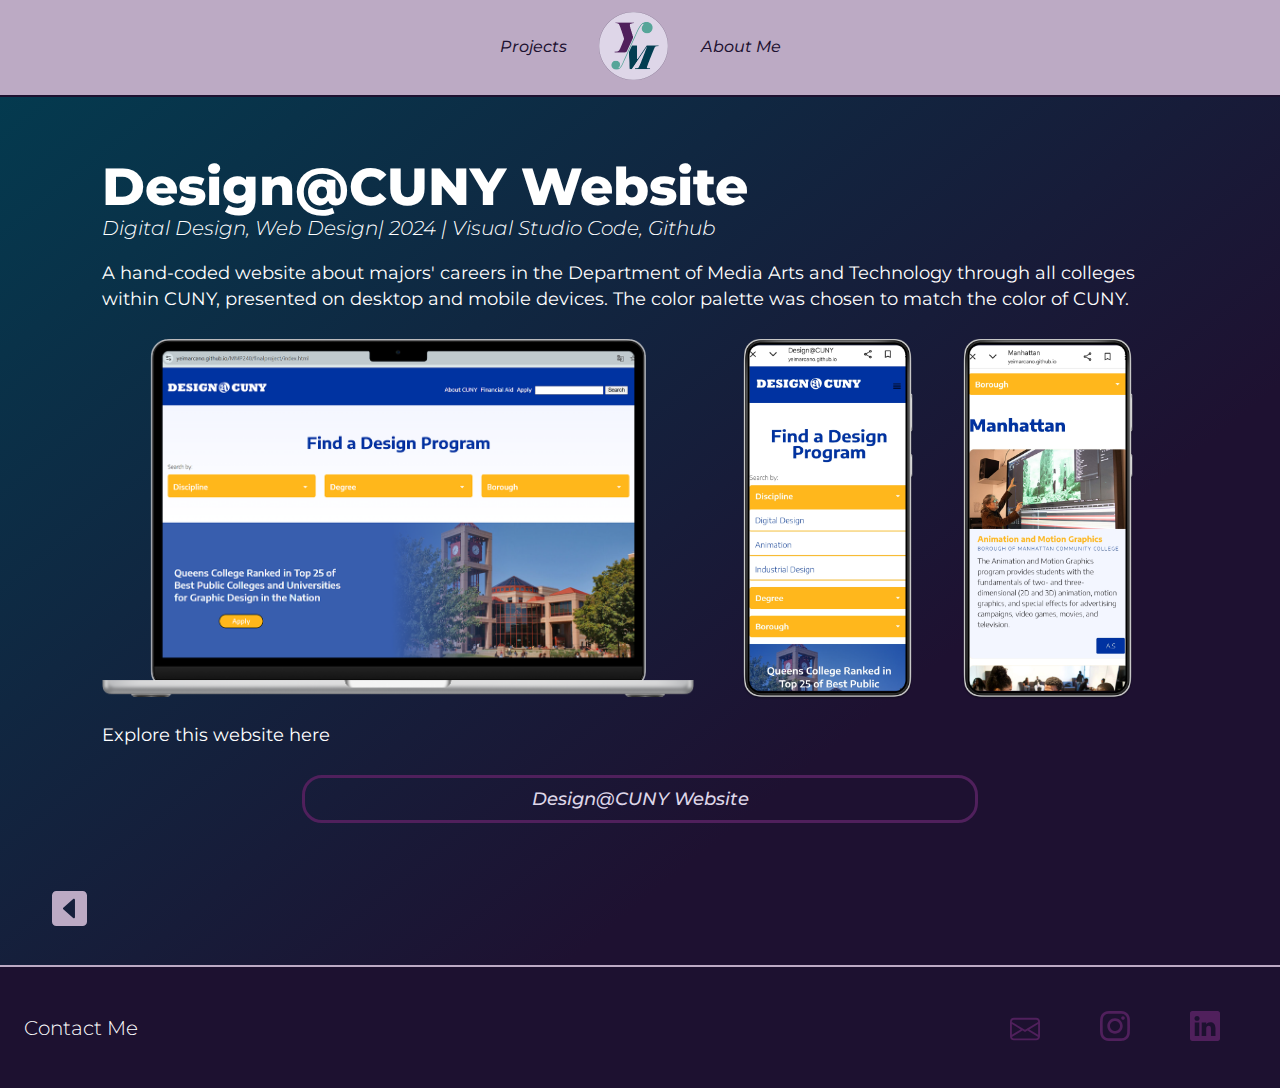
<file: web/designCuny.html>
<!DOCTYPE html>
<html lang="en">
<head>
    <meta charset="UTF-8">
    <meta name="viewport" content="width=device-width, initial-scale=1.0">
    <title>DesignCuny</title>
    <link rel="stylesheet" href="../reset.css">
    <link rel="stylesheet" href="../style.css">
    <link rel="icon" href="images/logo.png" type="logo/png">

    <style>
        body{
        background: linear-gradient(321deg, rgba(30,17,49,1) 33%, rgba(2,61,81,1) 100%);
        }
        .grid{
            grid-template-columns: 55% 16% 16%;
        }
        .grid img{
            max-width: 100%;
        }
         @media (max-width:768px){
            .grid img{
                margin-bottom: 1em;
            }
         }
        
    </style>
   
</head>
<body>
    <header>
        <nav class="menu">
            <ul>
                <li><a href="../work.html">Projects</a></li>
                <h1><a href="../index.html"><img id="logo" src="../images/CentralLogo.png" alt="logo"></a></h1>
                <li><a href="../about.html">About Me</a></li>
            </ul>
        </nav>
    </header>
    <div class="wrapper">
        <main class="description">
            <h1>Design@CUNY Website</h1>  
            <h2> Digital Design, Web Design| 2024 | Visual Studio Code, Github</h2>
            <p>A hand-coded website about majors' careers in the Department of Media Arts and Technology through all colleges within CUNY, presented on desktop and mobile devices. The color palette was chosen to match the color of CUNY. </p>
           
            <div class="grid">
                <img src="../images/CunyLaptop.png" alt="laptop">
                <img src="../images/CunyMobile.png" alt="mobile">
                <img src="../images/CunyMobile2.png" alt="mobile2">
            </div>

             <p>Explore this website here</p>
           <div id="button">
                <a href="https://yeimarcano.github.io/MMP240/finalproject/index.html" target="_blank" rel="noopener noreferrer"> Design@CUNY Website  </a>
               
            </div>
            
        </main>
    </div> 
    <div class="arrow">
        <a href="shallWeDance.html"><svg xmlns="http://www.w3.org/2000/svg" width="35" height="35" viewBox="0 0 30 30" fill="none">
            <path d="M0 3.75C0 1.67893 1.67893 0 3.75 0H26.25C28.3211 0 30 1.67893 30 3.75V26.25C30 28.3211 28.3211 30 26.25 30H3.75C1.67893 30 0 28.3211 0 26.25V3.75ZM19.6875 22.5V7.49998C19.6875 7.1308 19.4708 6.796 19.1341 6.64476C18.7973 6.49352 18.4031 6.55402 18.1272 6.79929L9.68966 14.2993C9.48951 14.4772 9.375 14.7322 9.375 15C9.375 15.2678 9.48951 15.5228 9.68966 15.7007L18.1272 23.2007C18.4031 23.4459 18.7973 23.5064 19.1341 23.3552C19.4708 23.204 19.6875 22.8692 19.6875 22.5Z" fill="#BCAAC4"/>
        </svg></a>
        <!-- <a href=""><svg xmlns="http://www.w3.org/2000/svg" width="35" height="35" viewBox="0 0 30 30" fill="none">
            <path d="M0 3.75C0 1.67893 1.67893 0 3.75 0H26.25C28.3211 0 30 1.67893 30 3.75V26.25C30 28.3211 28.3211 30 26.25 30H3.75C1.67893 30 0 28.3211 0 26.25V3.75ZM10.3125 22.5C10.3125 22.8692 10.5292 23.204 10.8659 23.3552C11.2027 23.5064 11.5969 23.4459 11.8728 23.2007L20.3103 15.7007C20.5105 15.5228 20.625 15.2678 20.625 15C20.625 14.7322 20.5105 14.4772 20.3103 14.2993L11.8728 6.79929C11.5969 6.55402 11.2027 6.49352 10.8659 6.64476C10.5292 6.796 10.3125 7.1308 10.3125 7.49998V22.5Z" fill="#BCAAC4"/>
        </svg></a> -->
    </div>
    <footer>
        <h4>Contact Me</h4>
        <div>
            <a href="mailto:yeimilee.marcano@gmail.com" target="_blank" rel="noopener noreferrer">
                <svg xmlns="http://www.w3.org/2000/svg" width="30" height="24" viewBox="0 0 30 24" fill="none">
                <path d="M0 4.5C0 2.42893 1.67893 0.75 3.75 0.75H26.25C28.3211 0.75 30 2.42893 30 4.5V19.5C30 21.5711 28.3211 23.25 26.25 23.25H3.75C1.67893 23.25 0 21.5711 0 19.5V4.5ZM3.75 2.625C2.71447 2.625 1.875 3.46447 1.875 4.5V4.9067L15 12.7817L28.125 4.9067V4.5C28.125 3.46447 27.2855 2.625 26.25 2.625H3.75ZM28.125 7.0933L19.2974 12.3899L28.125 17.8223V7.0933ZM28.0617 19.9849L17.4859 13.4767L15 14.9683L12.5141 13.4767L1.93831 19.9849C2.15202 20.7854 2.88216 21.375 3.75 21.375H26.25C27.1178 21.375 27.848 20.7854 28.0617 19.9849ZM1.875 17.8223L10.7026 12.3899L1.875 7.0933V17.8223Z" fill="#50205C"/>
                </svg>
            </a>
            <a href="https://www.instagram.com/yms.lab?igsh=MXdicjRoa2w3ZGNocw==" target="_blank" rel="noopener noreferrer">
                <svg xmlns="http://www.w3.org/2000/svg" width="30" height="30" viewBox="0 0 30 30" fill="none">
                <path d="M15.0014 0C10.9276 0 10.4164 0.017813 8.81634 0.0906262C7.21945 0.163752 6.12944 0.416567 5.17568 0.787508C4.18911 1.17064 3.35222 1.68314 2.51846 2.51721C1.68408 3.35097 1.17157 4.18786 0.787195 5.17412C0.415317 6.12819 0.162189 7.21851 0.0903133 8.81478C0.0187501 10.4148 0 10.9264 0 15.0002C0 19.0739 0.0181255 19.5836 0.0906262 21.1837C0.164064 22.7806 0.416879 23.8706 0.787508 24.8243C1.17095 25.8109 1.68345 26.6478 2.51753 27.4815C3.35097 28.3159 4.18786 28.8297 5.1738 29.2128C6.12819 29.5837 7.21851 29.8366 8.81509 29.9097C10.4151 29.9825 10.9261 30.0003 14.9995 30.0003C19.0736 30.0003 19.5833 29.9825 21.1833 29.9097C22.7802 29.8366 23.8715 29.5837 24.8259 29.2128C25.8121 28.8297 26.6478 28.3159 27.4812 27.4815C28.3156 26.6478 28.8281 25.8109 29.2125 24.8246C29.5812 23.8706 29.8344 22.7802 29.9094 21.184C29.9812 19.584 30 19.0739 30 15.0002C30 10.9264 29.9812 10.4151 29.9094 8.81509C29.8344 7.2182 29.5812 6.12819 29.2125 5.17443C28.8281 4.18786 28.3156 3.35097 27.4812 2.51721C26.6468 1.68283 25.8125 1.17032 24.8249 0.787508C23.8687 0.416567 22.778 0.163752 21.1812 0.0906262C19.5811 0.017813 19.0718 0 14.9967 0H15.0014ZM13.6558 2.70315C14.0551 2.70253 14.5008 2.70315 15.0014 2.70315C19.0064 2.70315 19.4811 2.71753 21.0627 2.7894C22.5252 2.85628 23.319 3.10066 23.8477 3.30597C24.5478 3.57785 25.0468 3.90285 25.5715 4.42786C26.0965 4.95286 26.4215 5.45287 26.694 6.15288C26.8993 6.68101 27.144 7.47476 27.2106 8.93728C27.2825 10.5185 27.2981 10.9936 27.2981 14.9967C27.2981 18.9999 27.2825 19.4749 27.2106 21.0562C27.1437 22.5187 26.8993 23.3124 26.694 23.8406C26.4221 24.5406 26.0965 25.039 25.5715 25.5637C25.0465 26.0887 24.5481 26.4137 23.8477 26.6856C23.3196 26.8918 22.5252 27.1356 21.0627 27.2025C19.4815 27.2743 19.0064 27.29 15.0014 27.29C10.9961 27.29 10.5214 27.2743 8.94009 27.2025C7.47758 27.135 6.68382 26.8906 6.15475 26.6853C5.45474 26.4134 4.95474 26.0884 4.42973 25.5634C3.90473 25.0384 3.57972 24.5396 3.30722 23.8393C3.10191 23.3112 2.85722 22.5174 2.79065 21.0549C2.71878 19.4736 2.7044 18.9986 2.7044 14.993C2.7044 10.9873 2.71878 10.5148 2.79065 8.93353C2.85753 7.47102 3.10191 6.67726 3.30722 6.1485C3.5791 5.44849 3.90473 4.94849 4.42973 4.42348C4.95474 3.89848 5.45474 3.57347 6.15475 3.30097C6.68351 3.09472 7.47758 2.85097 8.94009 2.78378C10.3239 2.72128 10.8601 2.70253 13.6558 2.6994V2.70315ZM23.0084 5.1938C22.0146 5.1938 21.2083 5.99912 21.2083 6.9932C21.2083 7.98696 22.0146 8.79322 23.0084 8.79322C24.0021 8.79322 24.8084 7.98696 24.8084 6.9932C24.8084 5.99944 24.0021 5.19318 23.0084 5.19318V5.1938ZM15.0014 7.29695C10.7473 7.29695 7.2982 10.746 7.2982 15.0002C7.2982 19.2543 10.7473 22.7018 15.0014 22.7018C19.2555 22.7018 22.7034 19.2543 22.7034 15.0002C22.7034 10.746 19.2552 7.29695 15.0011 7.29695H15.0014ZM15.0014 10.0001C17.7627 10.0001 20.0015 12.2386 20.0015 15.0002C20.0015 17.7614 17.7627 20.0002 15.0014 20.0002C12.2398 20.0002 10.0014 17.7614 10.0014 15.0002C10.0014 12.2386 12.2398 10.0001 15.0014 10.0001V10.0001Z" fill="#50205C"/>
            </svg>
            </a>
            <a href="https://www.linkedin.com/in/yeimilee-marcano-b94818336/" target="_blank" rel="noopener noreferrer">
                <svg xmlns="http://www.w3.org/2000/svg" width="30" height="30" viewBox="0 0 30 30" fill="none">
                <path d="M0 2.14901C0 0.962462 0.986273 0 2.20296 0H27.797C29.0137 0 30 0.962466 30 2.14901V27.851C30 29.0379 29.0137 30 27.797 30L2.20296 30C0.986273 30 0 29.0379 0 27.851V2.14901ZM9.26884 25.1131V11.5664H4.76617V25.1131H9.26884ZM7.01748 9.71686C8.58765 9.71686 9.56495 8.67662 9.56495 7.37663C9.53569 6.04738 8.58766 5.03601 7.04727 5.03601C5.50704 5.03601 4.5 6.04738 4.5 7.37663C4.5 8.67662 5.47709 9.71686 6.98814 9.71686H7.01748ZM16.2214 25.1131V17.5481C16.2214 17.1432 16.2506 16.7387 16.3695 16.4493C16.695 15.6404 17.4359 14.8026 18.6798 14.8026C20.3091 14.8026 20.9608 16.0448 20.9608 17.8659V25.1131H25.4631V17.3456C25.4631 13.1847 23.2417 11.2485 20.2793 11.2485C17.8908 11.2485 16.8199 12.5613 16.2215 13.4844V13.531H16.1914C16.2013 13.5156 16.2113 13.5 16.2215 13.4844V11.5664H11.7189C11.778 12.8376 11.7189 25.1131 11.7189 25.1131H16.2214Z" fill="#50205C"/>
                </svg>
            </a>
        </div>
    </footer>
</body>
</html>
</file>
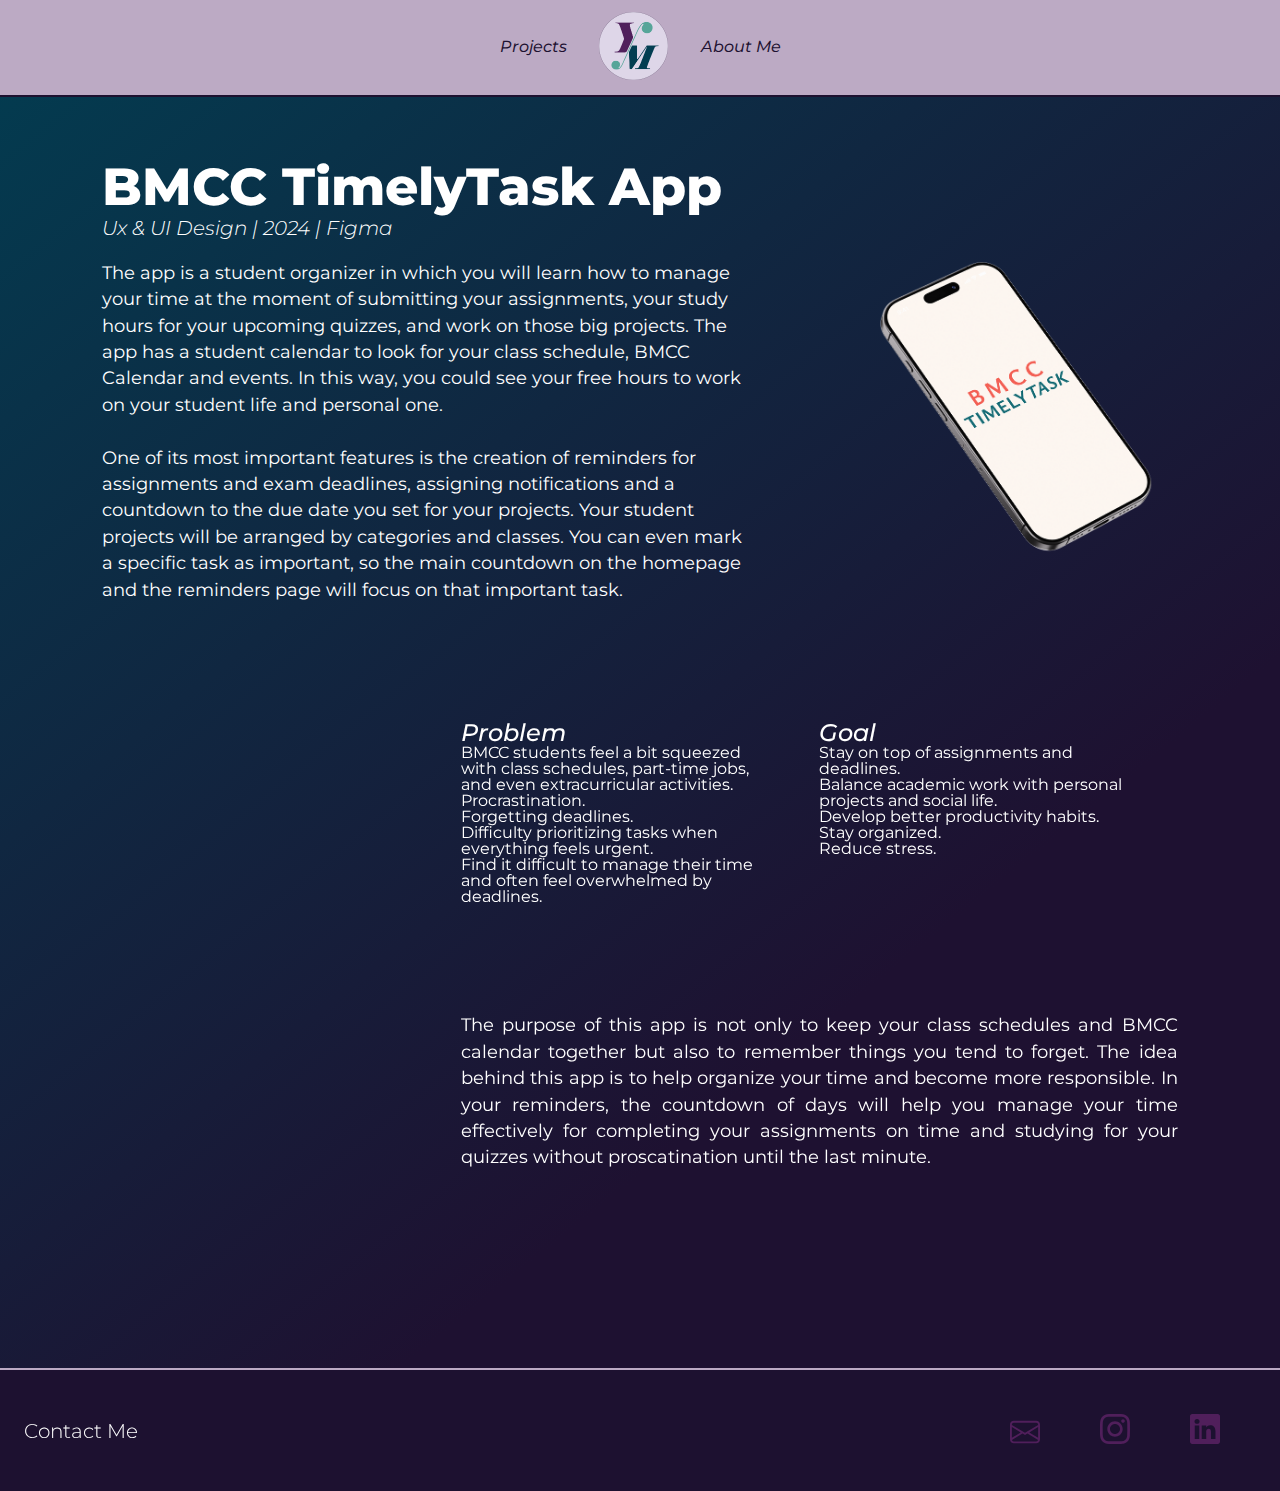
<file: web/timelyTask.html>
<!DOCTYPE html>
<html lang="en">
<head>
    <meta charset="UTF-8">
    <meta name="viewport" content="width=device-width, initial-scale=1.0">
    <title>TimelyTask</title>
    <link rel="stylesheet" href="../reset.css">
    <link rel="stylesheet" href="../style.css">
    <style>
        body{
        background: linear-gradient(321deg, rgba(30,17,49,1) 33%, rgba(2,61,81,1) 100%);
        }
    </style>
   
</head>
<body>
    <header>
        <nav class="menu">
            <ul>
                <li><a href="../work.html">Projects</a></li>
                <h1><a href="../index.html"><img id="logo" src="../images/CentralLogo.png" alt="logo"></a></h1>
                <li><a href="../about.html">About Me</a></li>
            </ul>
        </nav>
    </header>
    <div class="wrapper">
        <main class="description">
            <!-- <img id="image" src="../images/print/RCover.jpg" alt="book cover"> -->
            <h1>BMCC TimelyTask App</h1>  
            <h2> Ux & UI Design | 2024 | Figma</h2>
            <img src="../images/App.png" alt="app" id="image">
            
            <p id="p1">The app is a student organizer in which you will learn how to manage your time at the moment of submitting your assignments, your study hours for your upcoming quizzes, and work on those big projects. The app has a student calendar to look for your class schedule, BMCC Calendar and events. In this way, you could see your free hours to work on your student life and personal one. </p>
            <p id="p2">One of its most important features is the creation of reminders for assignments and exam deadlines, assigning notifications and a countdown to the due date you set for your projects. Your student projects will be arranged by categories and classes. You can even mark a specific task as important, so the main countdown on the homepage and the reminders page will focus on that important task.
            </p>
            <!-- <video id="video" autoplay>
                <source src="ShallWeDance.mp4" type="video/mp4">
            </video> -->
            <div class="grid">
                <iframe id="vimeo" src="https://player.vimeo.com/video/1057368572?h=99317efd36&amp;badge=0&amp;autopause=0&amp;player_id=0&amp;app_id=58479" width="370" height="631" frameborder="0" allow="autoplay; fullscreen; picture-in-picture; clipboard-write; encrypted-media" title="Timely Task App - Yeimilee Marcano"></iframe>
                <div class="body1">
                    <h3>Problem</h3>
                    <ul>  
                        <li>BMCC students feel a bit squeezed with class schedules, part-time jobs, and even extracurricular activities.</li>
                        <li>Procrastination.</li>
                        <li>Forgetting deadlines.</li>
                        <li>Difficulty prioritizing tasks when everything feels urgent.</li>
                        <li>Find it difficult to manage their time and often feel overwhelmed by deadlines.</li>
                    </ul>
                </div>
                <div class="body2">
                    <h3>Goal</h3>
                    <ul>
                        <li>Stay on top of assignments and deadlines.</li>
                        <li>Balance academic work with personal projects and social life.</li>
                        <li>Develop better productivity habits.</li>
                        <li>Stay organized.</li>
                        <li>Reduce stress.</li>
                        
                    </ul>
            </div>
                <p id="p3"> The purpose of this app is not only to keep your class schedules and BMCC calendar together but also to remember things you tend to forget. The idea behind this app is to help organize your time and become more responsible. In your reminders, the countdown of days will help you manage your time effectively for completing your assignments on time and studying for your quizzes without proscatination until the last minute.</p>
        
                
            </div>
        
            


        </div>
        </main>
    <footer>
        <h4>Contact Me</h4>
        <div>
            <a href="mailto:yeimilee.marcano@gmail.com" target="_blank" rel="noopener noreferrer">
                <svg xmlns="http://www.w3.org/2000/svg" width="30" height="24" viewBox="0 0 30 24" fill="none">
                <path d="M0 4.5C0 2.42893 1.67893 0.75 3.75 0.75H26.25C28.3211 0.75 30 2.42893 30 4.5V19.5C30 21.5711 28.3211 23.25 26.25 23.25H3.75C1.67893 23.25 0 21.5711 0 19.5V4.5ZM3.75 2.625C2.71447 2.625 1.875 3.46447 1.875 4.5V4.9067L15 12.7817L28.125 4.9067V4.5C28.125 3.46447 27.2855 2.625 26.25 2.625H3.75ZM28.125 7.0933L19.2974 12.3899L28.125 17.8223V7.0933ZM28.0617 19.9849L17.4859 13.4767L15 14.9683L12.5141 13.4767L1.93831 19.9849C2.15202 20.7854 2.88216 21.375 3.75 21.375H26.25C27.1178 21.375 27.848 20.7854 28.0617 19.9849ZM1.875 17.8223L10.7026 12.3899L1.875 7.0933V17.8223Z" fill="#501F5B"/>
                </svg>
            </a>
            <a href="https://www.instagram.com/yms.lab?igsh=MXdicjRoa2w3ZGNocw==" target="_blank" rel="noopener noreferrer">
                <svg xmlns="http://www.w3.org/2000/svg" width="30" height="30" viewBox="0 0 30 30" fill="none">
                <path d="M15.0014 0C10.9276 0 10.4164 0.017813 8.81634 0.0906262C7.21945 0.163752 6.12944 0.416567 5.17568 0.787508C4.18911 1.17064 3.35222 1.68314 2.51846 2.51721C1.68408 3.35097 1.17157 4.18786 0.787195 5.17412C0.415317 6.12819 0.162189 7.21851 0.0903133 8.81478C0.0187501 10.4148 0 10.9264 0 15.0002C0 19.0739 0.0181255 19.5836 0.0906262 21.1837C0.164064 22.7806 0.416879 23.8706 0.787508 24.8243C1.17095 25.8109 1.68345 26.6478 2.51753 27.4815C3.35097 28.3159 4.18786 28.8297 5.1738 29.2128C6.12819 29.5837 7.21851 29.8366 8.81509 29.9097C10.4151 29.9825 10.9261 30.0003 14.9995 30.0003C19.0736 30.0003 19.5833 29.9825 21.1833 29.9097C22.7802 29.8366 23.8715 29.5837 24.8259 29.2128C25.8121 28.8297 26.6478 28.3159 27.4812 27.4815C28.3156 26.6478 28.8281 25.8109 29.2125 24.8246C29.5812 23.8706 29.8344 22.7802 29.9094 21.184C29.9812 19.584 30 19.0739 30 15.0002C30 10.9264 29.9812 10.4151 29.9094 8.81509C29.8344 7.2182 29.5812 6.12819 29.2125 5.17443C28.8281 4.18786 28.3156 3.35097 27.4812 2.51721C26.6468 1.68283 25.8125 1.17032 24.8249 0.787508C23.8687 0.416567 22.778 0.163752 21.1812 0.0906262C19.5811 0.017813 19.0718 0 14.9967 0H15.0014ZM13.6558 2.70315C14.0551 2.70253 14.5008 2.70315 15.0014 2.70315C19.0064 2.70315 19.4811 2.71753 21.0627 2.7894C22.5252 2.85628 23.319 3.10066 23.8477 3.30597C24.5478 3.57785 25.0468 3.90285 25.5715 4.42786C26.0965 4.95286 26.4215 5.45287 26.694 6.15288C26.8993 6.68101 27.144 7.47476 27.2106 8.93728C27.2825 10.5185 27.2981 10.9936 27.2981 14.9967C27.2981 18.9999 27.2825 19.4749 27.2106 21.0562C27.1437 22.5187 26.8993 23.3124 26.694 23.8406C26.4221 24.5406 26.0965 25.039 25.5715 25.5637C25.0465 26.0887 24.5481 26.4137 23.8477 26.6856C23.3196 26.8918 22.5252 27.1356 21.0627 27.2025C19.4815 27.2743 19.0064 27.29 15.0014 27.29C10.9961 27.29 10.5214 27.2743 8.94009 27.2025C7.47758 27.135 6.68382 26.8906 6.15475 26.6853C5.45474 26.4134 4.95474 26.0884 4.42973 25.5634C3.90473 25.0384 3.57972 24.5396 3.30722 23.8393C3.10191 23.3112 2.85722 22.5174 2.79065 21.0549C2.71878 19.4736 2.7044 18.9986 2.7044 14.993C2.7044 10.9873 2.71878 10.5148 2.79065 8.93353C2.85753 7.47102 3.10191 6.67726 3.30722 6.1485C3.5791 5.44849 3.90473 4.94849 4.42973 4.42348C4.95474 3.89848 5.45474 3.57347 6.15475 3.30097C6.68351 3.09472 7.47758 2.85097 8.94009 2.78378C10.3239 2.72128 10.8601 2.70253 13.6558 2.6994V2.70315ZM23.0084 5.1938C22.0146 5.1938 21.2083 5.99912 21.2083 6.9932C21.2083 7.98696 22.0146 8.79322 23.0084 8.79322C24.0021 8.79322 24.8084 7.98696 24.8084 6.9932C24.8084 5.99944 24.0021 5.19318 23.0084 5.19318V5.1938ZM15.0014 7.29695C10.7473 7.29695 7.2982 10.746 7.2982 15.0002C7.2982 19.2543 10.7473 22.7018 15.0014 22.7018C19.2555 22.7018 22.7034 19.2543 22.7034 15.0002C22.7034 10.746 19.2552 7.29695 15.0011 7.29695H15.0014ZM15.0014 10.0001C17.7627 10.0001 20.0015 12.2386 20.0015 15.0002C20.0015 17.7614 17.7627 20.0002 15.0014 20.0002C12.2398 20.0002 10.0014 17.7614 10.0014 15.0002C10.0014 12.2386 12.2398 10.0001 15.0014 10.0001V10.0001Z" fill="#501F5B"/>
            </svg>
            </a>
            <a href="https://www.linkedin.com/in/yeimilee-marcano/" target="_blank" rel="noopener noreferrer">
                <svg xmlns="http://www.w3.org/2000/svg" width="30" height="30" viewBox="0 0 30 30" fill="none">
                <path d="M0 2.14901C0 0.962462 0.986273 0 2.20296 0H27.797C29.0137 0 30 0.962466 30 2.14901V27.851C30 29.0379 29.0137 30 27.797 30L2.20296 30C0.986273 30 0 29.0379 0 27.851V2.14901ZM9.26884 25.1131V11.5664H4.76617V25.1131H9.26884ZM7.01748 9.71686C8.58765 9.71686 9.56495 8.67662 9.56495 7.37663C9.53569 6.04738 8.58766 5.03601 7.04727 5.03601C5.50704 5.03601 4.5 6.04738 4.5 7.37663C4.5 8.67662 5.47709 9.71686 6.98814 9.71686H7.01748ZM16.2214 25.1131V17.5481C16.2214 17.1432 16.2506 16.7387 16.3695 16.4493C16.695 15.6404 17.4359 14.8026 18.6798 14.8026C20.3091 14.8026 20.9608 16.0448 20.9608 17.8659V25.1131H25.4631V17.3456C25.4631 13.1847 23.2417 11.2485 20.2793 11.2485C17.8908 11.2485 16.8199 12.5613 16.2215 13.4844V13.531H16.1914C16.2013 13.5156 16.2113 13.5 16.2215 13.4844V11.5664H11.7189C11.778 12.8376 11.7189 25.1131 11.7189 25.1131H16.2214Z" fill="#501F5B"/>
                </svg>
            </a>
        </div>
    </footer>
</body>
</html>
</file>
<file: style.css>
@import url('https://fonts.googleapis.com/css2?family=Montserrat:ital,wght@0,100..900;1,100..900&display=swap');

body{    
    font-family: "Montserrat", serif;
    font-optical-sizing: auto;
    font-weight: weight;
    font-style: normal;
    color: white;
}
.wrapper{
    margin: 5% 8%;
}

/* ***************************HEADER************************* */
header{
    background-color: #bcaac4;
    /* background:radial-gradient(circle, rgba(2,61,81,1) 13%, rgba(30,17,49,1) 100%); */
    padding: 0.75em 0em;
    border-bottom: #1D1130 solid 2px;    
}

.menu ul{
    display: flex;
    flex-direction: row;
    justify-content: center;
    
}
.menu li{
    padding: 0 2em;
    align-self: center;
}
.menu a{
    text-decoration: none;
    color:  #1D1130;
    font-size: 1rem;
    font-style: italic;
    font-weight: 450;
}
.menu a:hover{
    color: white;
    
}
#logo{
    max-width: 70px;
}


/* *******************************HomePage************************************8 */
.home h2, .home h3{
    font-style: italic;
    text-align: center;
}

.home h2{
    padding: 1em 0.75em;
    font-size: 2.5rem;
    font-weight: 600;
    /* margin-top: 1em; */
    background-color: #023D51;
}
.home h3{ 
    line-height: 1.25em;
    font-size: 1.25rem;
    font-weight: 400;
    background-color:#1D1130;
    padding: 2.5em 4em;

}
#sign{
    display: none;
}
#banner{
    max-width: 80%;
    margin: 0 9.97%;
}


.work {
    display: grid;
    grid-template-columns: 1fr 1fr 1fr;
  
}
.work img{
    max-width: 100%;
}
.work a{
    transition-property:
    transfrom;
    transition-duration: 1s;
}

.work a:hover{
    transform: scale(1.10);
  

    /* border-radius: 150px ; */
}



/* ***************************************PROJECTS PAGE */

.project h1 {
    text-align: center;
    font-size: 15rem;
    font-weight: 800;
    
    
}
.project h2{
    margin-top: 3em;
    margin-bottom: 0.25em;
    font-size: 2rem;
    font-weight: 700;
    /* padding: 0.5em;
    border-bottom: #56a599  solid 5px;
    border-left:#56a599 solid 2px;
    border-top:#56a599 solid 2px;
    border-radius: 5px;
    background-color: #023D51; */
}


/* ***************************DESCRIPTIONS*********************************** */
.description h1{
    font-size: 3.25rem;
    font-weight: 800;
    
}
.description h2{
    margin-top: 0.25em;
    font-size: 1.25rem;
    font-weight: 300;
    font-style: italic;
}
.description p{
    margin-top: 1.25em;
    font-size: 1.10rem;
    font-weight: 400;
    line-height: 1.5em;
    margin-bottom: 1.5em;
}

.description h3{
    margin-top: 2em;
    font-size: 1.5rem;
    font-weight: 500;
    font-style: italic;
    text-align: left;
}
.description h4{
    font-size: 1rem;
    margin-top: 1em;
    width: 55%;
    line-height: 1.5em;
    font-weight: 200;
}
.description #button{
    width: 60%;
    margin: 1em auto;
    border: #50205c solid 3px;
    border-radius: 20px;
    padding: 0.75em;
    text-align: center;
    
}

#button a{
    font-size: 1.10rem;
    font-style: italic;
    color: #DED6E8;
    text-decoration: none;
    font-weight: 500;
    
}
#button a:hover{
    color: #023D51;
}

.description img{
    width: 100%;
}
#image{
    float: right;
    width: 30%;
}
.showcase img{
    width: 100%;
}

.showcase{
    clear: both;
    display: grid;
    grid-template-columns: 1fr 1fr;
    grid-gap: 0;
}
.one{
    margin-top: 1em;
    grid-column-start:1;
    grid-column-end: span 2;
}

#p1, #p2{
    width: 60%;
}
#p2{
    margin-bottom: 4em;
}

.grid{
    display: grid;
    grid-template-rows: auto auto auto;
    grid-template-columns: 1fr 1fr 1fr;
    grid-column-gap: 3em;

}
.grid img{
    max-width: 100%;
}
#vimeo{
  grid-row-start:1;
  grid-row-end: span 2;
  max-width: 100%;
}


#p3{
   grid-column-start: 2;
   grid-column-end: span 3;
   margin-top: 0;
   text-align: justify;
}

.body ul{
    margin-top: 0.75em;

}

.body li{
    list-style-type: circle;
    line-height: 1.5em;
    font-size: 1.10rem;
}
.one iframe{
    width: 100%;
    height: 690px;
}

.video{
    max-width: 100%;
}
/* *******************************ABOUT PAGE**************************** */
#photo{
    float: right;
    max-width: 440px;
    margin-bottom: 2em;
}

#name{
    float: left;
    max-width:40%;
    margin-bottom: 0.5em;
}
.about h2{
    margin-top: 2em;
    clear: both;
    font-size: 1.40rem;
    font-weight: 500;
    font-style: italic;
    margin-bottom: 1.25em;
    background-color: #50205c;
    border-radius: 5px;
    padding: 0.90em;
}

.about .text{
    float: left;
    width: 60%;
    margin-top: 1.5em;
    margin-bottom: 3em;
}
.about .text p{
    margin-top: 0.75em;

}
.about p{
    font-size: 1.20rem;
    line-height: 1.5em;
    margin-bottom: 1em;

}
.about #button{
    width: 30%;
    margin: 2em 0;
    border: #50205c solid 3px;
    border-radius: 20px;
    padding: 0.75em;
    text-align: center;
    
}

#edu ul{
    margin-left: 1em;
}
#edu li{
    list-style-type: circle;
    margin-bottom: 1.5em;
    line-height: 1.80em;
}
#edu li h3{
    font-size: 1.20rem;
    font-weight: 500;
}

#edu li p{
    font-size: 1.05rem;
    font-weight: 300;
    font-style: italic;
    margin-top: 0;
}



#icon{
    max-width: 60%;
    position: relative;
    left: 18%;
    margin-top: 2em;
    margin-bottom: 3em;
    
}
.pattern{
    background: url(images/pattern.png) no-repeat top left/100%,
    linear-gradient(to bottom, #1D1130, #1D1130);
    border-radius: 30px;
    
}
.bodyText{
    display: flex;
    flex-direction: column;
    align-items: center;
    border-radius: 30px;
    padding: 2.5em 0;
    background-color: #dedae213;
    border: #023D51 2.5px solid;
       
}

.bodyText img{
    width: 220px;
    padding-top: 1em;
}

.bodyText .icono{
    width: 100px;
    padding-bottom: 1em;
}
.bodyText a{
    background-color: #DED6E8;
    padding: 0.75em;
    border-radius: 20px;
    color: #023D51;
    text-decoration: none;
    font-size: 1.20rem;

}
.bodyText a:hover{
    color: #50205c;
}


/* **************FOOTER ++++++++++++++++++++++ the arrow nav******* */
.arrow{
    margin: 2em 3em;
    padding: 0.25em;
    display: flex;
    justify-content: space-between;
}


footer {
    display: flex;
    flex-direction: row;
    align-items: center;
    padding: 2em 1.5em;
    background-color: #1D1130;
    border-top: #bcaac4 solid 2px;
    clear: both;
    justify-content: space-between;

}
footer h4{
    font-size: 1.25rem;
    font-weight: 300;

}
footer svg{
    padding: 0.75em;
}

footer a{
    margin-right: 1em;
    padding: 0.5em;
    color: transparent;
    
}
footer a svg:hover{
    background-color: #83628a;
    border-radius: 20px;
}

/* /////////////////////////////////RESPONSIVE//////////////////////////////////////////////////////////////////////////// */
@media (max-width:768px){
/* *********************************header*/
    .menu li{
        padding: 0 2em;
    }

/* **************************HOME */
   
    .home h2{
        padding: 1.25em;
        font-size: 1.75rem;
    }

    .home h3{ 
        font-size: 1.5rem;
        font-weight: 400;
        padding: 2em 1em;
        text-align: left;
        border:#9F90A5 solid 2px;
        border-left: none;
        border-right: none;
        
        
    }

    #banner{
        display: none;
    }
    #sign{
        display: block;
        width: 100%;
        margin: 6em auto;
    }

    .work{
        display: block;
    }
    .work img{
        width: 100%;
    }

    .profile{
        display: block;
    }
    .profile img{
        width: 100%;
        
    }
    .profile p{
        font-size: 0.95rem;
        padding-bottom: 2em;
    }

    /* **********************projects */
    .project h1 {
        text-align: center;
        font-size: 3rem;
        font-weight: 800;
    }
    .project h2{
        margin-top: 1.25em;
        margin-bottom: 0.25em;
        font-size: 1.5rem;
        font-weight: 700;
    }
    
   /* *******************************DESCRIP */
    
   .description h1{
        font-size: 2rem;
    }

    .description h2{
        font-size: 1.10rem;
        line-height: 1.20em;
    }
    .description p{
        font-size: 1rem;
        line-height: 1.35em;
        text-align: left;

    }

    .description h3{
        margin-top: 1.5em;
        font-size: 1.15rem;
    }
    
    .description h4{
        font-size: 0.95rem;
        width: 100%;
        font-weight: 200;
    }

    .description #button{
        margin-top: 1em;
        width: 90%;
        text-align: center;
    
    }
    #button a{
        font-size: 1.05rem;
       line-height: 1.10em;
    }
        

    #image{
        float: left;
        width: 80%;
        margin: 1em 2em;
        margin-bottom: 2em;
    }
   
    .showcase{
        display: block;
        
       
    }
    .one{
        margin-top: 2em;
    }
    .one iframe{
        width: 100%;
        height: 200px;
    }
 /* ********************time */
    #vimeo{
        width: 100%;
    }
    #p1, #p2{
        width: 100%;
        clear: both;
    }
    #p2{
        margin-bottom: 1em;
    }
    
    .grid{
        display: block;
    }
   
    #p3{
       margin-top: 1.75em;
       text-align: left;
       margin-bottom: 4em;
    }
    
    
    .body li{
        font-size: 1rem;
    }



/* ************************************ABOUT */
    #photo, .about .text{
        clear: both;
        width: 100%;

    }
    #name{
        min-width:100%;
    }

    .about p{
        font-size: 1.05rem;
    }
    .about h2{
        font-size: 1.30rem;
    }

    #edu li{
        line-height: 1.5em;
    }
    #edu li h3{
        font-size: 1rem;
        font-weight: 500;
    }

    #edu li p{
        font-size: 0.90rem;
        
    }






    #icon{
        min-width: 100%;
        left: 0;
        
    }

    .pattern{
        margin-bottom: 2em;
    }

    .bodyText{
        padding: 2em 0;
        
    }
    
    .bodyText img{
        display:none;
    }
    
    .bodyText .icono{
        display: block;
        width: 85px;
        padding-bottom: 1em;
    }
    .bodyText a{
        padding: 0.5em;
        border-radius: 10px;
        font-size: 1.10rem;
    
    }
    

 /* ********************************FOOTER */
    footer {
        display: block;
        margin-top: 0em;
        padding: 3em 1.5em;
        text-align: center;

    }
    footer h4{
        font-weight: 200;
        font-size: 1rem;
        margin-bottom: 1em;

    }
    footer svg{
        padding: 0.75em;
        background-color: #83628a;
        border-radius: 20px;
        margin-top: 2em;
    }
    
    footer a{
        margin-right: 0.35em;
        padding: 0;
        
    }
    
}
</file>
